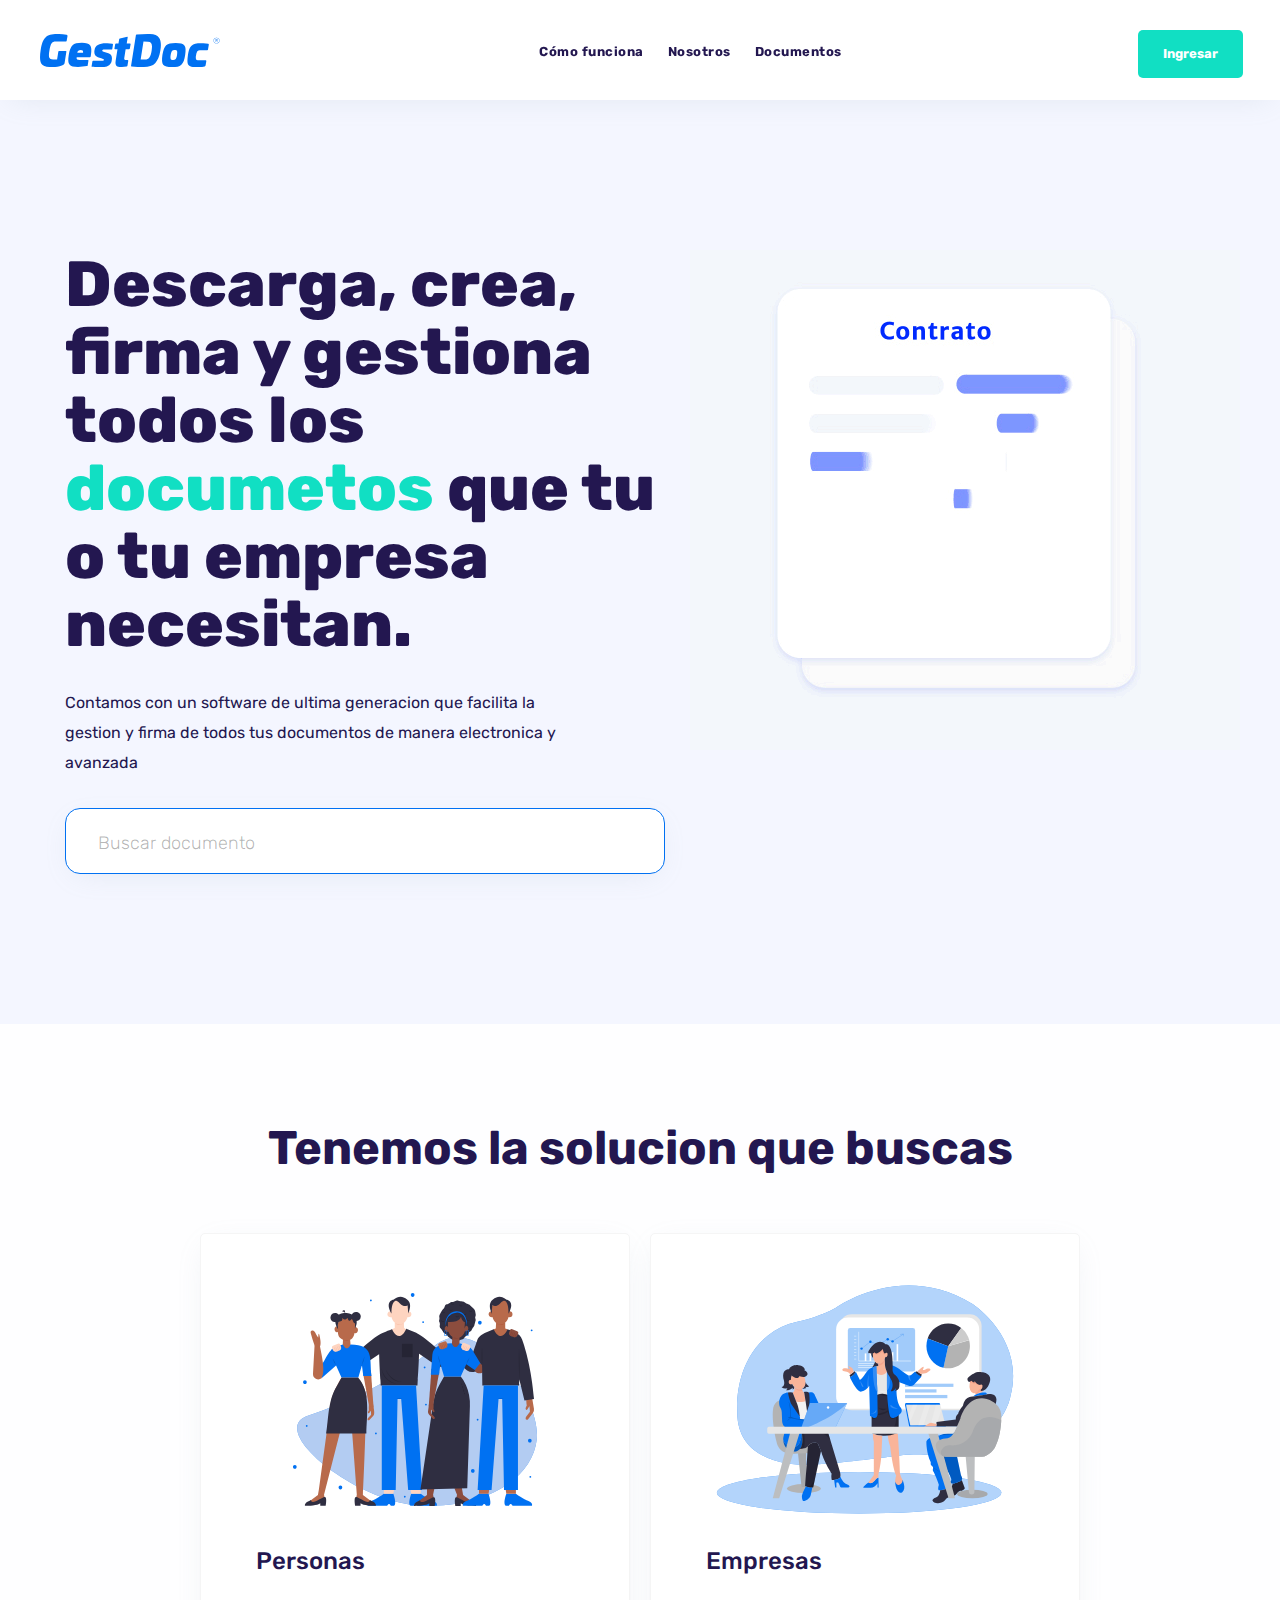
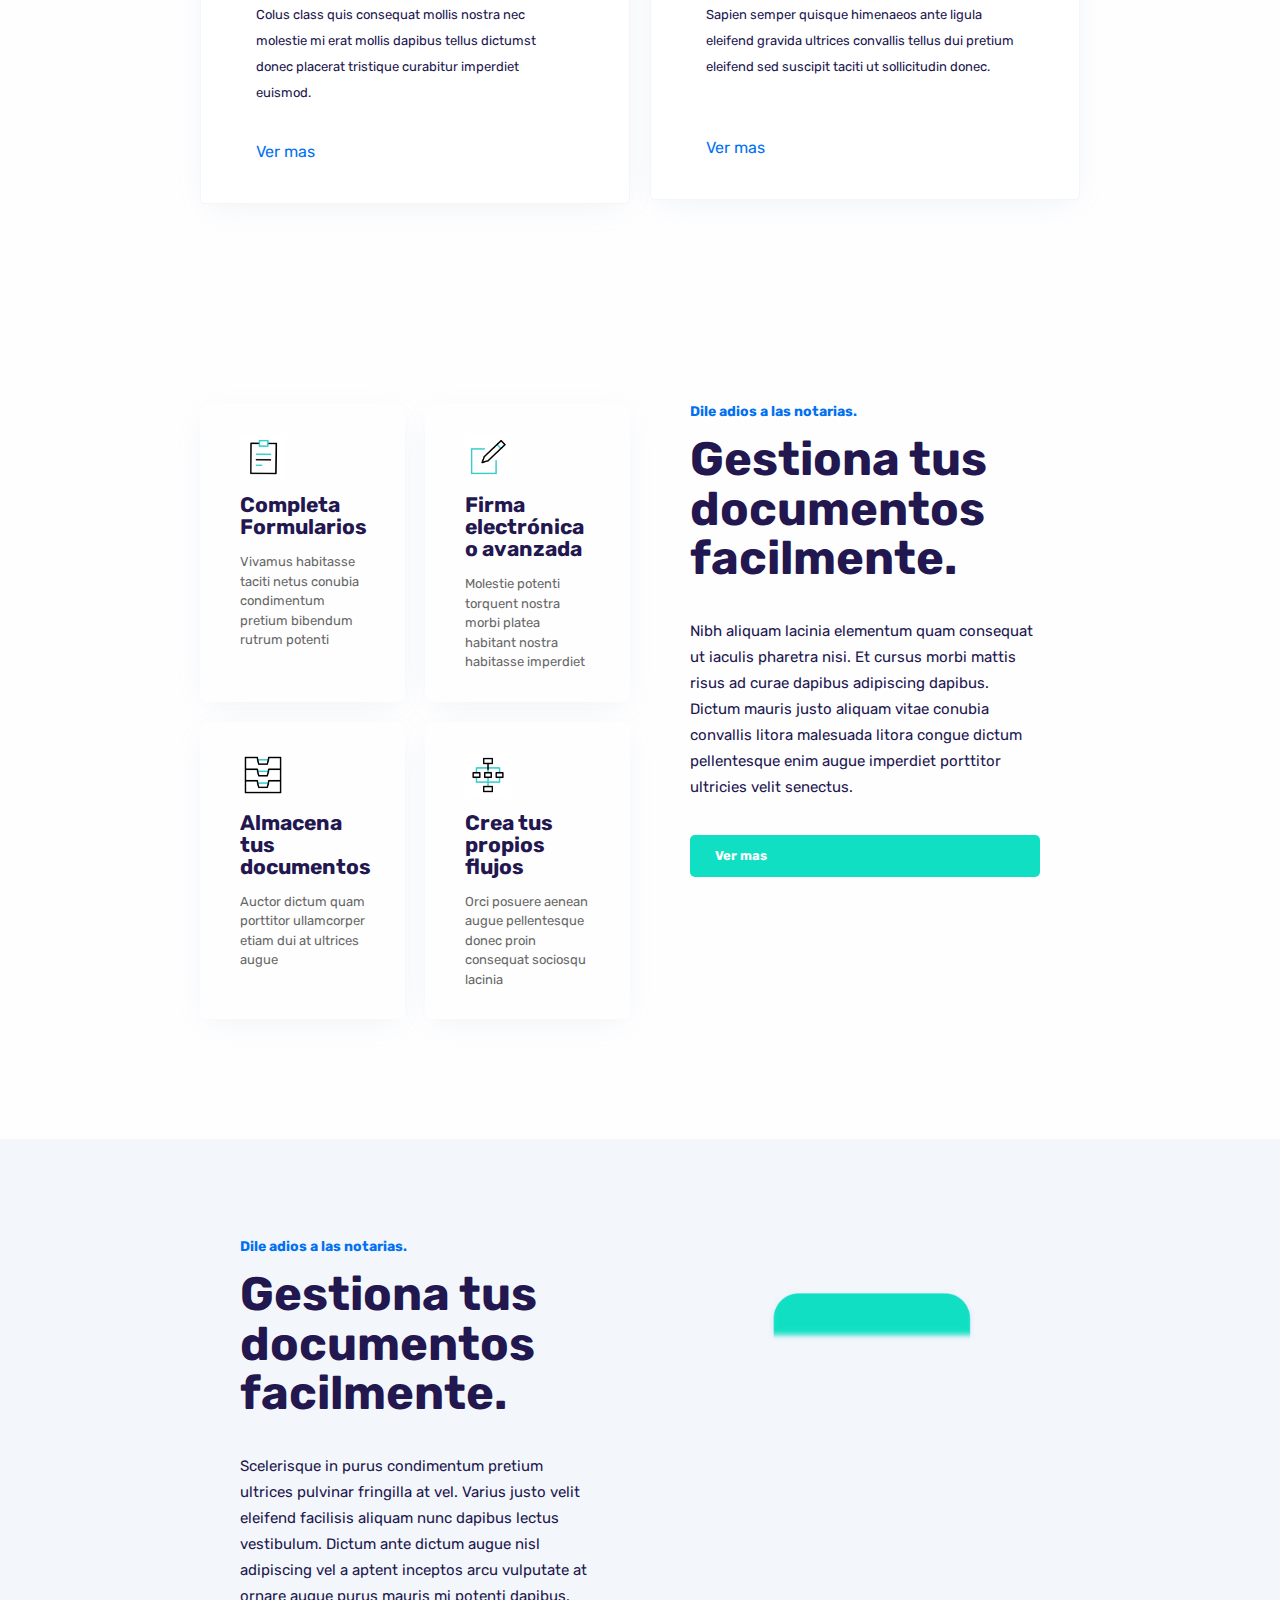
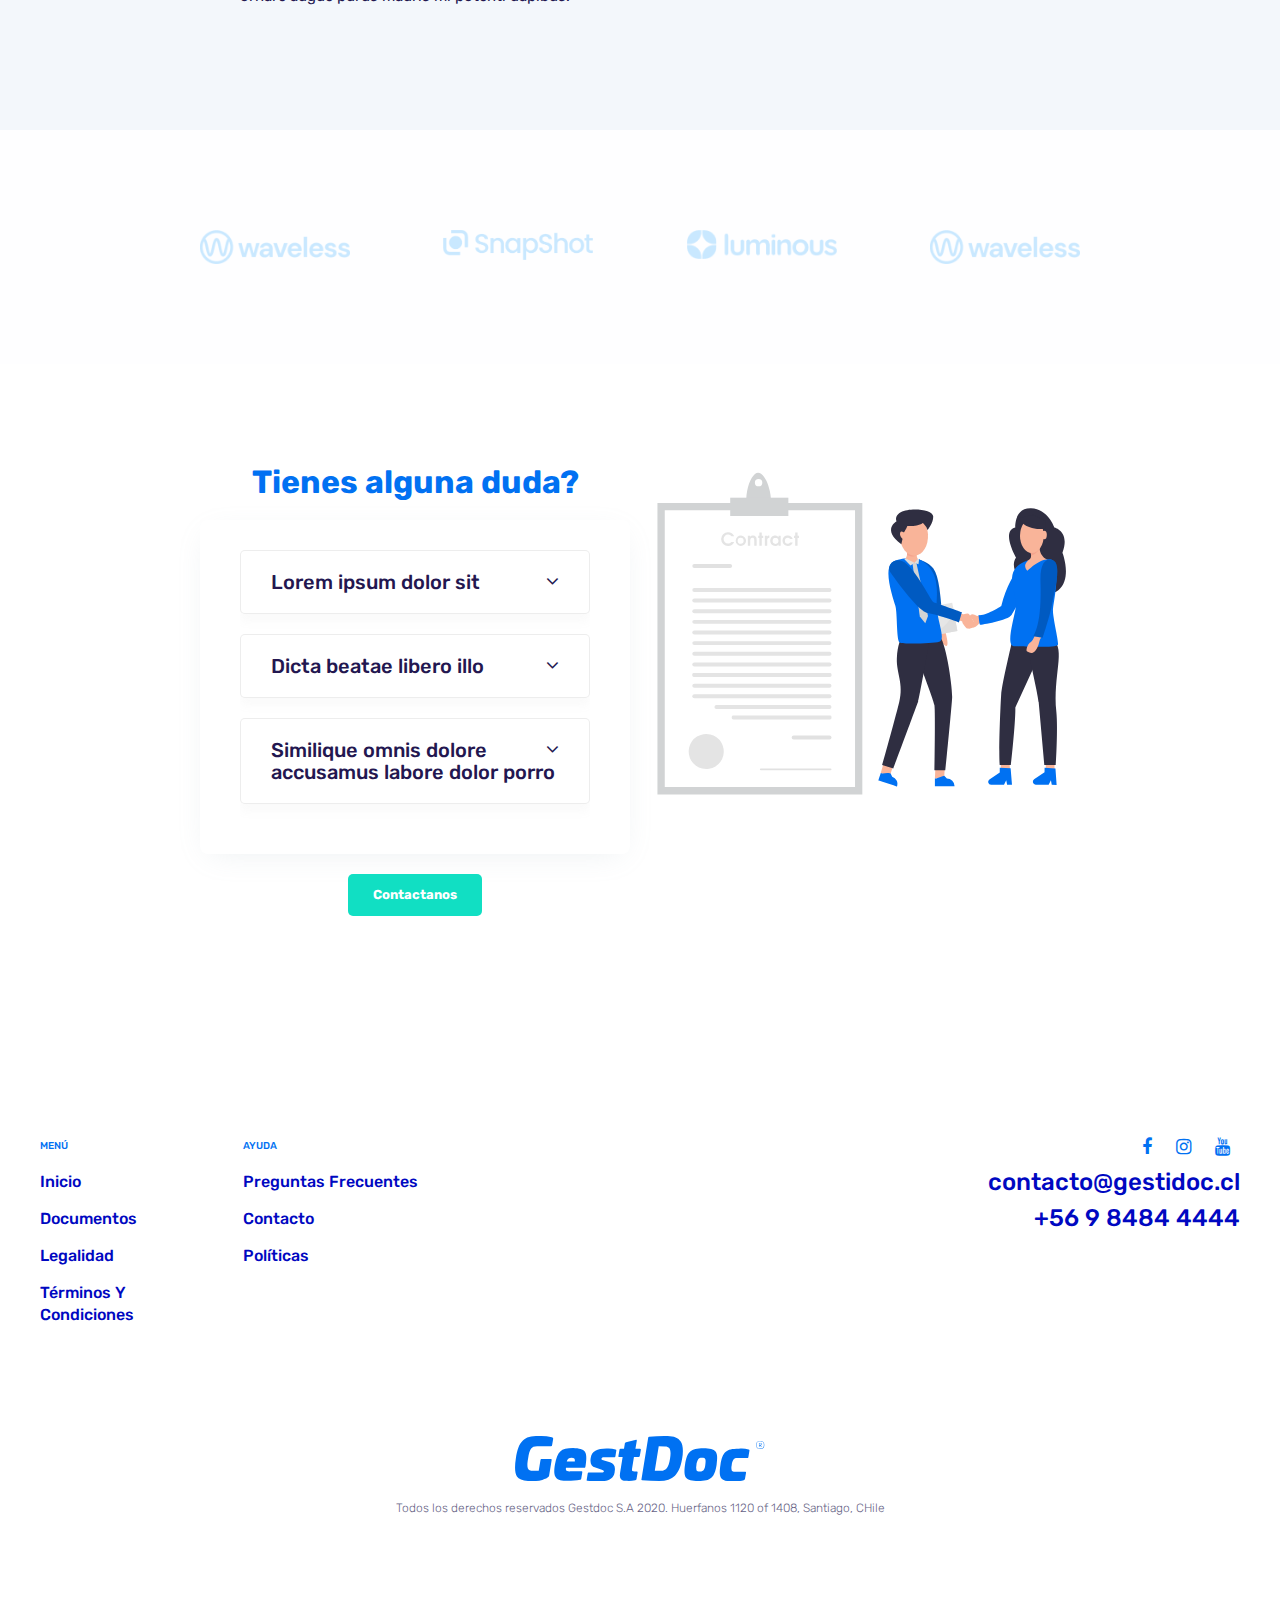
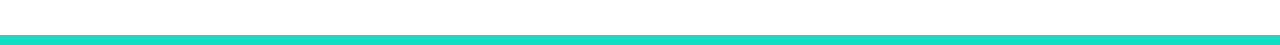
<file: index.html>
<!DOCTYPE html>
<html lang="es">
  <head>
    <title>Gestdoc</title>
    <meta charset="UTF-8">
    <link href="img/favicon.png" rel="shortcut icon">
    <link rel="stylesheet" href="https://fonts.googleapis.com/css2?family=Material+Symbols+Rounded:opsz,wght,FILL,GRAD@48,400,0,0">
    <meta name="viewport" content="width=device-width, initial-scale=1, maximum-scale=1">
    <link href="css/main.css?v=64653" rel="stylesheet" type="text/css">
    <script src="js/main.js?v=64653" type="text/javascript"></script>
    <!-- Meta tags facebook-->
    <meta property="og:title" content="#">
    <meta property="og:description" content="#">
    <meta property="og:image" content="#">
    <!-- Meta tags twitter cards-->
    <meta name="twitter:card" content="summary_large_image">
    <meta name="twitter:title" content="#">
    <meta name="twitter:description" content="#">
    <meta name="twitter:image" content="#">
    <link href="https://fonts.googleapis.com/css2?family=Rubik:ital,wght@0,400;0,500;0,600;0,800;0,900;1,400;1,700&amp;display=swap" rel="stylesheet">
    <link href="https://fonts.googleapis.com" rel="preconnect">
    <link href="https://fonts.gstatic.com" rel="preconnect" crossorigin>
    <!--[if lt IE 9]> <script src="http://html5shiv.googlecode.com/svn/trunk/html5.js"></script> <![endif]-->
    <script src="js/selectpower.js"></script>
    <script src="gestdocRequest.js"></script>
  </head>
  <body>
    <header>
      <div class="header__primary">
        <div class="header__wrap">
          <div class="header__inner">
            <div class="header__logo"><a href="index.html"><img src="img/icons/logo-gestdoc-blue.svg"></a></div>
            <div class="header__nav">
              <div class="header__nav__bg"></div>
              <div class="header__nav__nav">
                <div class="header__nav__close">
                  <div></div>
                  <div></div>
                </div>
                <div class="header__nav__back">
                  <div></div>
                  <div></div>
                  <div></div>
                </div>
                <div class="header__nav__logo"><a href="index.html"><img src="img/icons/logo-gestdoc-blue.svg"></a></div>
                <nav>
                  <ul>
                    <li><a href="index.html">Cómo funciona</a></li>
                    <li><a href="aboutus.html">Nosotros</a></li>
                    <li><a href="docs.html">Documentos</a></li>
                  </ul>
                </nav>
                <div class="header__nav__buttons">
                  <div class="header__item"><a data-open-login class="btn">Ingresar</a></div>
                </div>
                <div class="header__nav__footer">
                  <div class="header__nav__socials">
                    <div class="header__nav__social"><a href="#"><span class="fa fa-facebook"></span></a></div>
                    <div class="header__nav__social"><a href="#"><span class="fa fa-instagram"></span></a></div>
                    <div class="header__nav__social"><a href="#"><span class="fa fa-youtube"></span></a></div>
                  </div>
                  <div class="header__nav__date">
                    <div class="header__nav__text">contacto@gestdoc.cl</div>
                    <div class="header__nav__number">+56 9 8484 4444</div>
                  </div>
                </div>
              </div>
            </div>
            <div class="header__right">
              <div class="header__item"><a data-open-login class="btn">Ingresar</a></div>
              <div class="header__item header__item--ham">
                <div class="header__ham"><span></span><span></span><span></span></div>
              </div>
            </div>
          </div>
        </div>
      </div>
    </header>
    <div id="sections">
      <section class="section--main">
        <div class="section__primary">
          <div class="section__wrap section__wrap--main">
            <div class="section__body">
              <h1 class="section__title">Descarga, crea, firma  y gestiona todos los <span class="words-alternate" data-delay="4000" data-words="Contratos,Facturas,Poderes" style>documetos</span> que tu o tu empresa necesitan.</h1>
              <p class="section__description">Contamos con un software de ultima generacion que facilita la gestion y firma de todos tus documentos de manera electronica y avanzada</p>
              <div class="section__search">
                <input id="search" type="text" placeholder="Buscar documento">
              </div>
            </div>
            <div class="section__image"> <img src="./img/gif/3.gif"></div>
          </div>
        </div>
      </section>
      <section class="section--usertype"> 
        <div class="section__wrap section__wrap--sm"> 
          <h2 class="section__title">Tenemos la solucion que buscas</h2>
          <div class="cols"> 
            <div class="col-xs-12 col-md-6"> 
              <article class="article--user">
                <div class="article__body"> <img src="./img/icons/people.svg">
                  <h4 class="article__title">Personas </h4>
                  <p class="article__description">Colus class quis consequat mollis nostra nec molestie mi erat mollis dapibus tellus dictumst donec placerat tristique curabitur imperdiet euismod.
                  </p><a href="http://">Ver mas</a>
                </div>
              </article>
            </div>
            <div class="col-xs-12 col-md-6"> 
              <article class="article--user">
                <div class="article__body"><img src="./img/icons/business.svg">
                  <h4 class="article__title">Empresas</h4>
                  <p class="article__description">Sapien semper quisque himenaeos ante ligula eleifend gravida ultrices convallis tellus dui pretium eleifend sed suscipit taciti ut sollicitudin donec.
                  </p><a href="http://">Ver mas</a>
                </div>
              </article>
            </div>
          </div>
        </div>
      </section>
      <section class="section--features">
        <div class="section__wrap">
          <div class="cols">
            <div class="col-md-6">
              <div class="section__upper">
                <article class="article--feature">
                  <div class="article__body">
                    <div class="article__image"><img src="./img/icons/clipboard.gif"></div>
                    <h4 class="article__title">Completa Formularios</h4>
                    <p class="article__description">Vivamus habitasse taciti netus conubia condimentum pretium bibendum rutrum potenti
                    </p>
                  </div>
                </article>
                <article class="article--feature">
                  <div class="article__body"> 
                    <div class="article__image"><img src="./img/icons/edit.gif"></div>
                    <h4 class="article__title">Firma electrónica o avanzada</h4>
                    <p class="article__description">Molestie potenti torquent nostra morbi platea habitant nostra habitasse imperdiet
                    </p>
                  </div>
                </article>
              </div>
              <div class="section__lower">
                <article class="article--feature"> 
                  <div class="article__body">	
                    <div class="article__image"><img src="./img/icons/archive.gif"></div>
                    <h4 class="article__title">Almacena tus documentos</h4>
                    <p class="article__description">Auctor dictum quam porttitor ullamcorper etiam dui at ultrices augue
                    </p>
                  </div>
                </article>
                <article class="article--feature">
                  <div class="article__body"> 
                    <div class="article__image"><img src="./img/icons/flow-chart.gif"></div>
                    <h4 class="article__title">Crea tus propios flujos</h4>
                    <p class="article__description">Orci posuere aenean augue pellentesque donec proin consequat sociosqu lacinia
                    </p>
                  </div>
                </article>
              </div>
            </div>
            <div class="col-md-6">
              <div class="section__body"> 
                <h5 class="section__uppertitle">Dile adios a las notarias.</h5>
                <h2 class="section__title">Gestiona tus documentos facilmente.</h2>
                <p class="section__content">Nibh aliquam lacinia elementum quam consequat ut iaculis pharetra nisi. Et cursus morbi mattis risus ad curae dapibus adipiscing dapibus. Dictum mauris justo aliquam vitae conubia convallis litora malesuada litora congue dictum pellentesque enim augue imperdiet porttitor ultricies velit senectus.
                </p><a href="#" class="btn">Ver mas</a>
              </div>
            </div>
          </div>
        </div>
      </section>
      <section class="section--features section--features--2">
        <div class="section__wrap"> 
          <div class="cols">	
            <div class="col-md-6">
              <div class="section__body"> 
                <h5 class="section__uppertitle">Dile adios a las notarias.</h5>
                <h2 class="section__title">Gestiona tus documentos facilmente.</h2>
                <p class="section__content">Scelerisque in purus condimentum pretium ultrices pulvinar fringilla at vel. Varius justo velit eleifend facilisis aliquam nunc dapibus lectus vestibulum. Dictum ante dictum augue nisl adipiscing vel a aptent inceptos arcu vulputate at ornare augue purus mauris mi potenti dapibus.
                </p>
              </div>
            </div>
            <div class="col-md-6"> 
              <div class="section__image"> <img src="./img/gif/2.gif"></div>
            </div>
          </div>
        </div>
      </section>
      <section class="section--partners"> 
        <div class="section__wrap"> 
          <div class="section__images">
            <div class="section__image"><img src="./img/logos/logo1.png"></div>
            <div class="section__image">		<img src="./img/logos/logo4.png"></div>
            <div class="section__image"><img src="./img/logos/logo5.png"></div>
            <div class="section__image"><img src="./img/logos/logo1.png"></div>
          </div>
        </div>
      </section>
      <section class="section--contactus"> 
        <div class="section__wrap"> 
          <div class="cols">
            <div class="col-md-6">
              <div class="section__faq"> 
                <div class="section__header"> 
                  <h2 class="section__title">Tienes alguna duda?</h2>
                </div>
                <div class="section__body">
                  <div class="faq">
                    <div class="faq__item">
                      <h3 class="faq__question"><span class="fa fa-angle-down"></span>Lorem ipsum dolor sit</h3>
                      <div class="faq__answer">
                        <div class="section__content">
                          <p class="section__description">Fringilla duis metus velit ut cubilia sollicitudin etiam tincidunt metus. Litora ante venenatis egestas ultrices aliquam porttitor pellentesque faucibus vestibulum eleifend litora pretium cursus nullam.
                          </p>
                          <p class="section__description">Imperdiet aenean elementum libero primis vestibulum potenti posuere augue egestas. Mi condimentum quisque sollicitudin pulvinar blandit justo varius conubia maecenas habitasse phasellus sociosqu adipiscing nisi.
                          </p>
                        </div>
                      </div>
                    </div>
                    <div class="faq__item">
                      <h3 class="faq__question"><span class="fa fa-angle-down"></span>Dicta beatae libero illo</h3>
                      <div class="faq__answer">
                        <div class="section__content">
                          <p class="section__description">Lacus tempor ut condimentum nunc convallis malesuada potenti nam imperdiet. Iaculis aptent donec vel enim etiam suspendisse quis rhoncus at rutrum ornare platea himenaeos proin.
                          </p>
                          <p class="section__description">Pulvinar commodo a cubilia iaculis potenti per eleifend ultricies nam. Purus dictum tortor integer elementum aptent quisque inceptos sapien ultricies porta id in potenti faucibus.
                          </p>
                        </div>
                      </div>
                    </div>
                    <div class="faq__item">
                      <h3 class="faq__question"><span class="fa fa-angle-down"></span>Similique omnis dolore accusamus labore dolor porro</h3>
                      <div class="faq__answer">
                        <div class="section__content">
                          <p class="section__description">Vel facilisis class bibendum blandit fusce curabitur gravida nunc ut. Egestas aptent at nec quis augue laoreet vulputate himenaeos accumsan euismod porttitor enim erat taciti.
                          </p>
                          <p class="section__description">Fames blandit potenti semper tempus semper potenti vel etiam condimentum. Colus ultrices vitae ornare vestibulum a varius habitant ultrices mi a duis nam suscipit praesent.
                          </p>
                        </div>
                      </div>
                    </div>
                  </div>
                </div>
                <div class="section__footer"><a href="#" class="btn">Contactanos</a></div>
              </div>
            </div>
            <div class="col-md-6"> 
              <div class="section__image"> <img src="./img/icons/Contract.svg"></div>
            </div>
          </div>
        </div>
      </section>
      <div class="login">
        <div class="login__back"></div>
        <div class="login__front login__front--login">
          <div class="login__box">
            <div class="login__icon"><img src="img/icons/logo-gestdoc.png"></div>
            <div class="login__form">
              <form class="form">
                <div class="form__element">
                  <div class="form__input">
                    <input type="email" placeholder="Mail">
                  </div>
                </div>
                <div class="form__element">
                  <div class="form__input">
                    <input type="password" placeholder="Clave">
                    <button class="btn">Entrar</button>
                  </div>
                </div>
                <div class="form__element form__element--center">
                  <label>
                    <input type="checkbox" name="#" value="#">Mantener mi sesión
                  </label>
                </div>
              </form>
            </div>
            <div class="login__footer"><a href="#" class="btn btn--link">Olvide mi contraseña</a><a href="#" class="btn btn--link">Registrarme</a></div>
            <p class="login__description">Porta dictumst laoreet tristique accumsan imperdiet laoreet nulla morbi sapien. Laoreet maecenas rhoncus curabitur inceptos tristique eu blandit quisque volutpat nostra aptent bibendum suscipit potenti.
            </p>
          </div>
        </div>
        <div class="login__front login__front--register">
          <div class="login__box">
            <div class="login__icon"><img src="img/icons/logo-gestdoc.png"></div>
            <div class="login__form">
              <form class="form">
                <div class="form__element">
                  <div class="form__input">
                    <input type="email" placeholder="Mail">
                  </div>
                </div>
                <div class="form__element">
                  <div class="form__input">
                    <input type="password" placeholder="Clave">
                    <button class="btn">Registrar</button>
                  </div>
                </div>
                <div class="form__element form__element--center">
                  <label>
                    <input type="checkbox" name="#" value="#">Acepto los términos y condiciones
                  </label>
                </div>
              </form>
            </div>
            <div class="login__footer"><a href="#" class="btn btn--link">Olvide mi contraseña</a><a href="#" class="btn btn--link">Ingresar</a></div>
            <p class="login__description">Pellentesque varius etiam nunc orci velit cursus taciti fusce felis. Diam hendrerit vestibulum colus viverra aliquam accumsan sed congue maecenas himenaeos purus rhoncus morbi sapien.
            </p>
          </div>
        </div>
      </div>
    </div>
    <footer>
      <div class="footer__wrap">
        <div class="cols">
          <div class="col-xs-6 col-md-2">
            <div class="footer__links">
              <ul>
                <li class="footer__links__title">Menú</li>
                <li><a href="#">Inicio</a></li>
                <li><a href="#">Documentos</a></li>
                <li><a href="#">Legalidad</a></li>
                <li><a href="#">Términos y condiciones</a></li>
              </ul>
            </div>
          </div>
          <div class="col-xs-6 col-md-2">
            <div class="footer__links">
              <ul>
                <li class="footer__links__title">Ayuda</li>
                <li><a href="faq.html">Preguntas frecuentes</a></li>
                <li><a href="#">Contacto</a></li>
                <li><a href="#">Políticas</a></li>
              </ul>
            </div>
          </div>
          <div class="col-xs-12 col-md-8">
            <div class="footer__info">
              <div class="footer__socials">
                <ul>
                  <li> <a href="#"><span class="fa fa-facebook"></span></a></li>
                  <li> <a href="#"><span class="fa fa-instagram"></span></a></li>
                  <li> <a href="#"><span class="fa fa-youtube"></span></a></li>
                </ul>
              </div>
              <p class="footer__description">contacto@gestidoc.cl</p>
              <p class="footer__description">+56 9 8484 4444</p>
            </div>
          </div>
          <div class="col-md-12">
            <div class="footer__copyright">
              <div class="footer__logo"><img src="img/icons/logo-gestdoc-blue.svg"></div>
              <div class="footer__description">Todos los derechos reservados Gestdoc S.A 2020. Huerfanos 1120 of 1408, Santiago, CHile</div>
            </div>
          </div>
        </div>
      </div>
    </footer>
  </body>
</html>
</file>
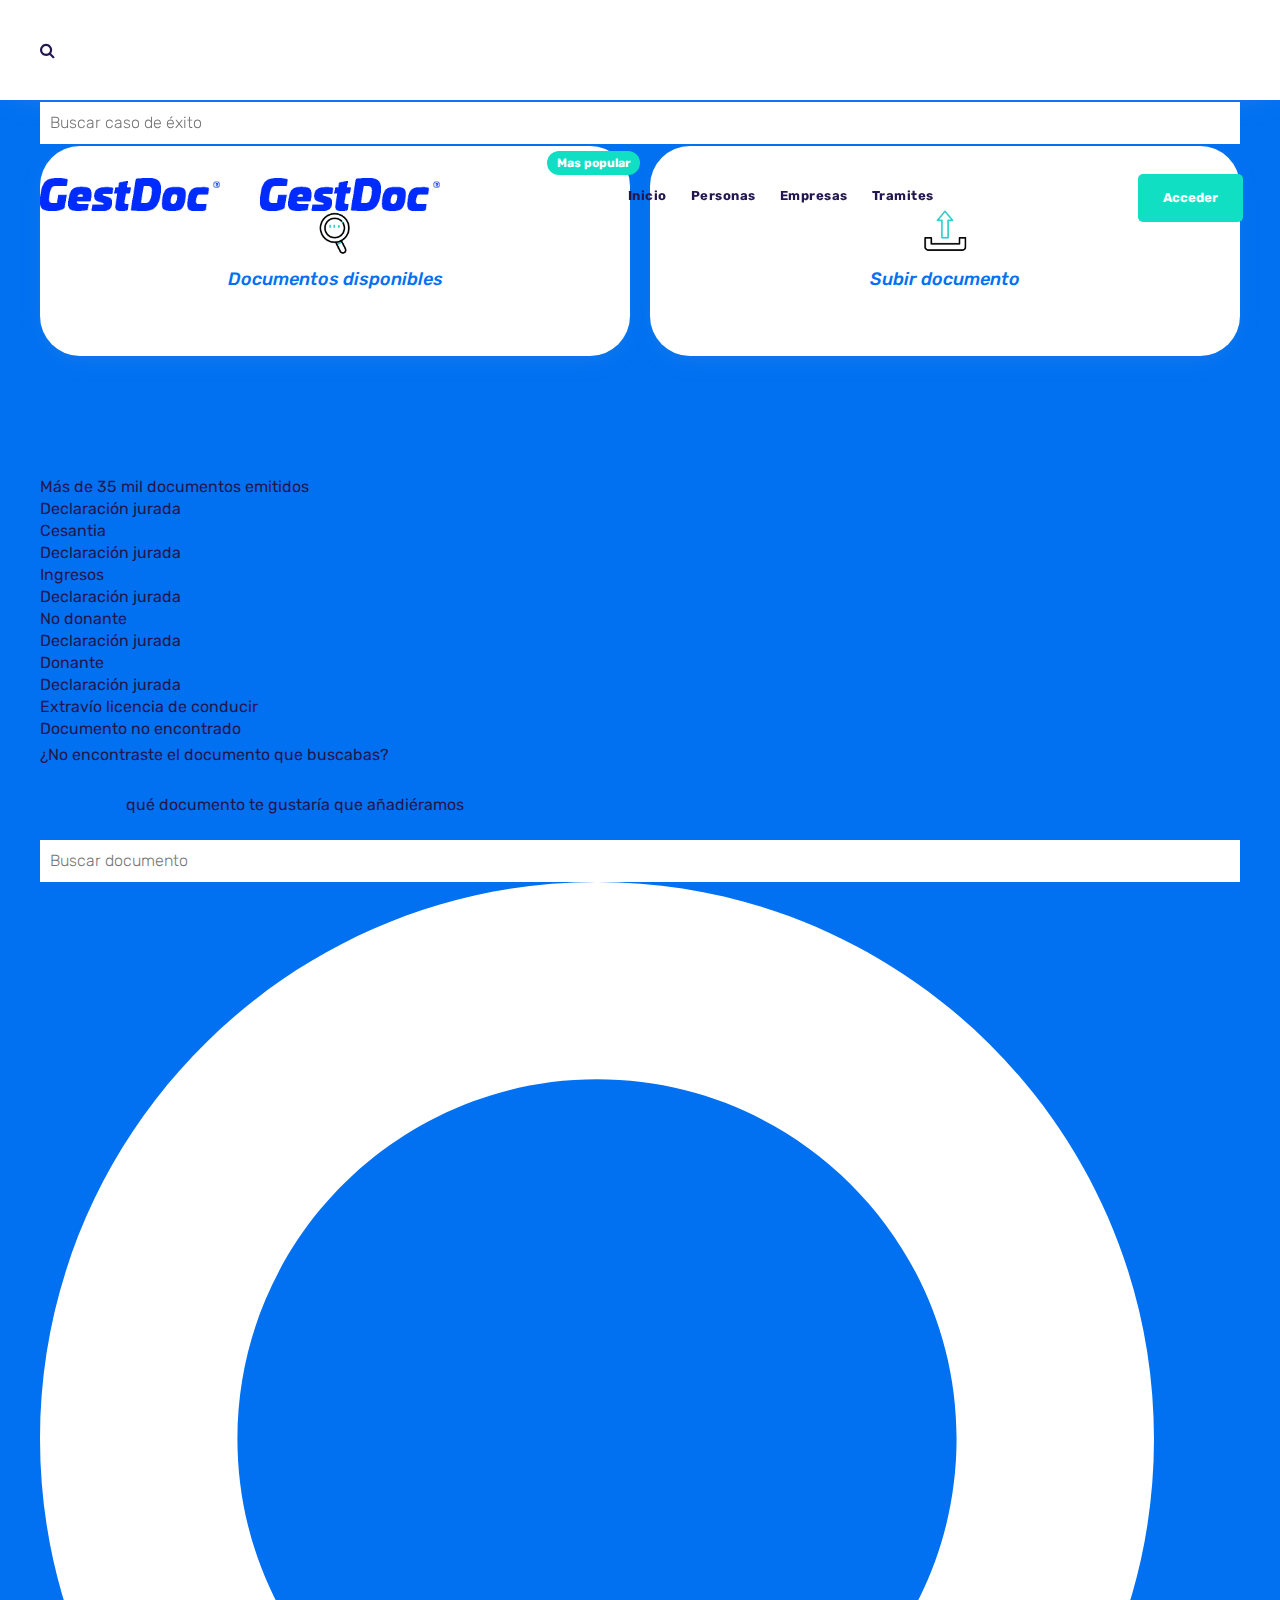
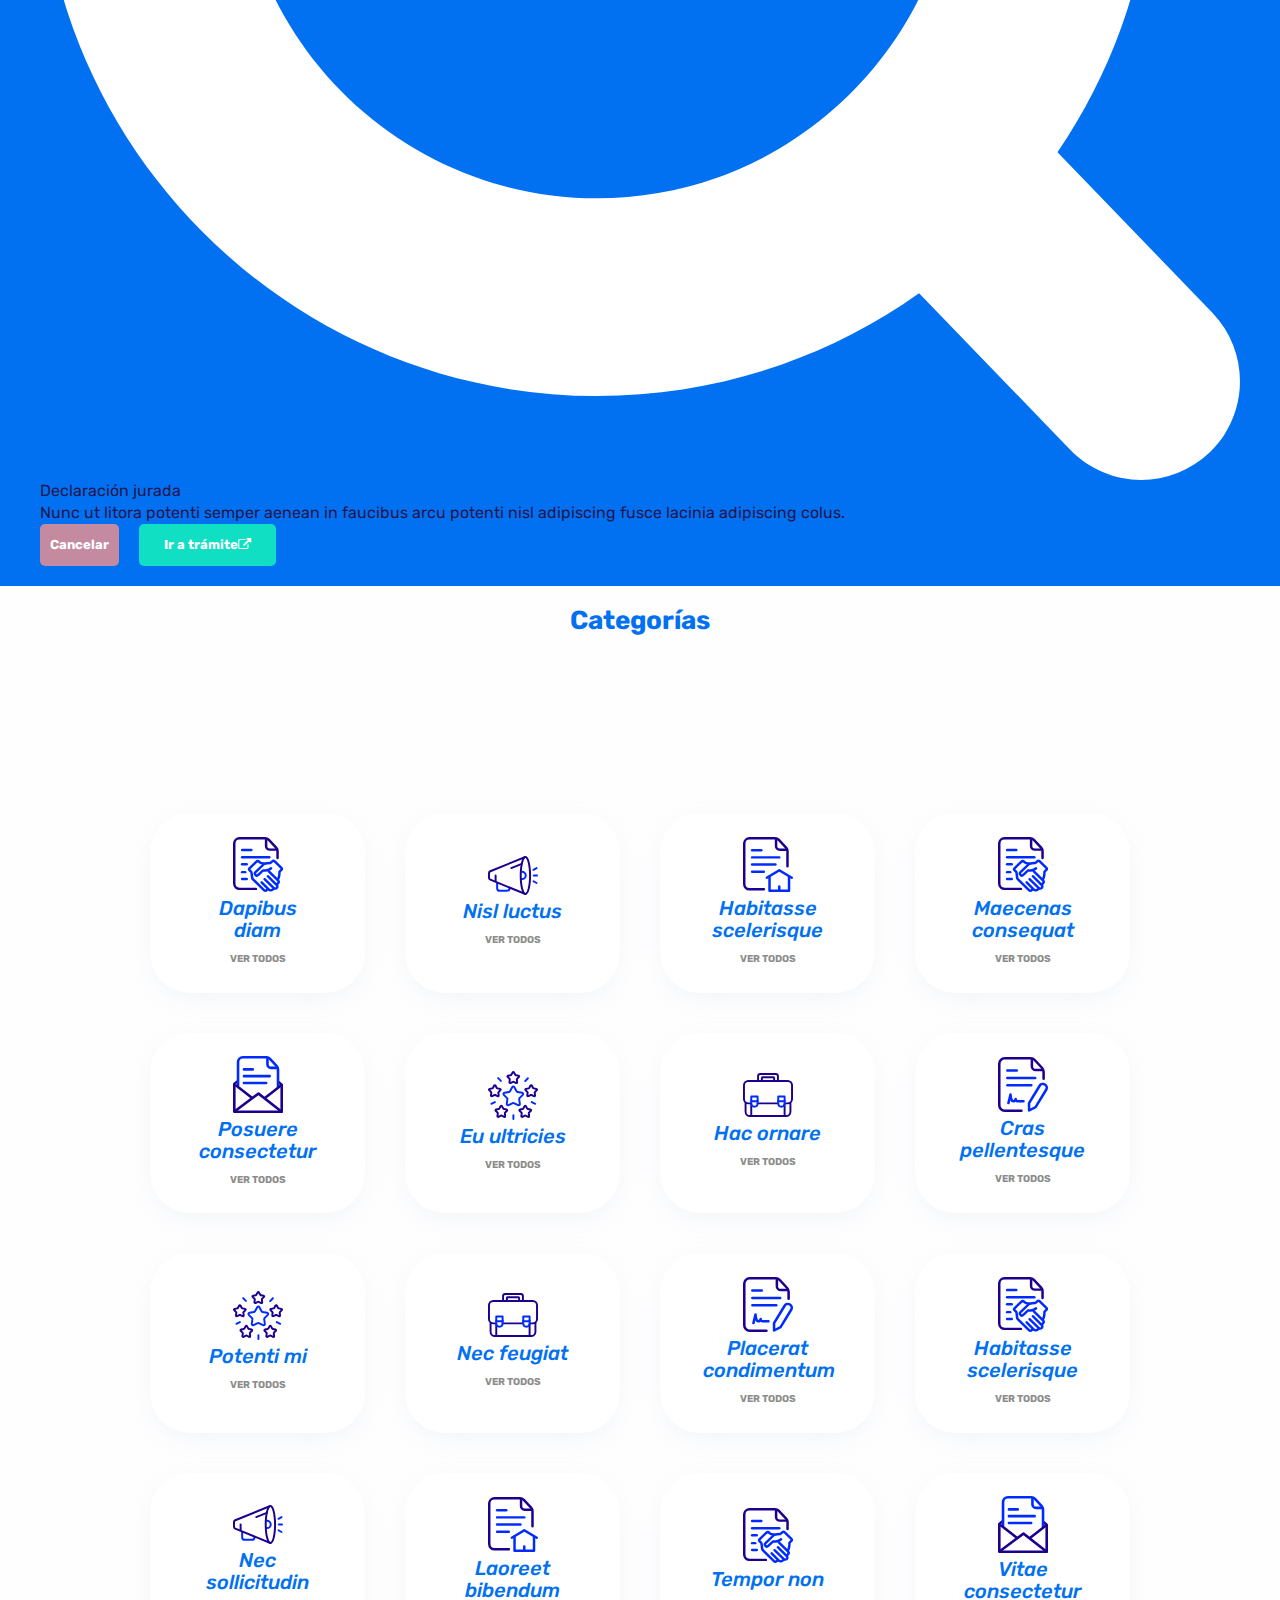
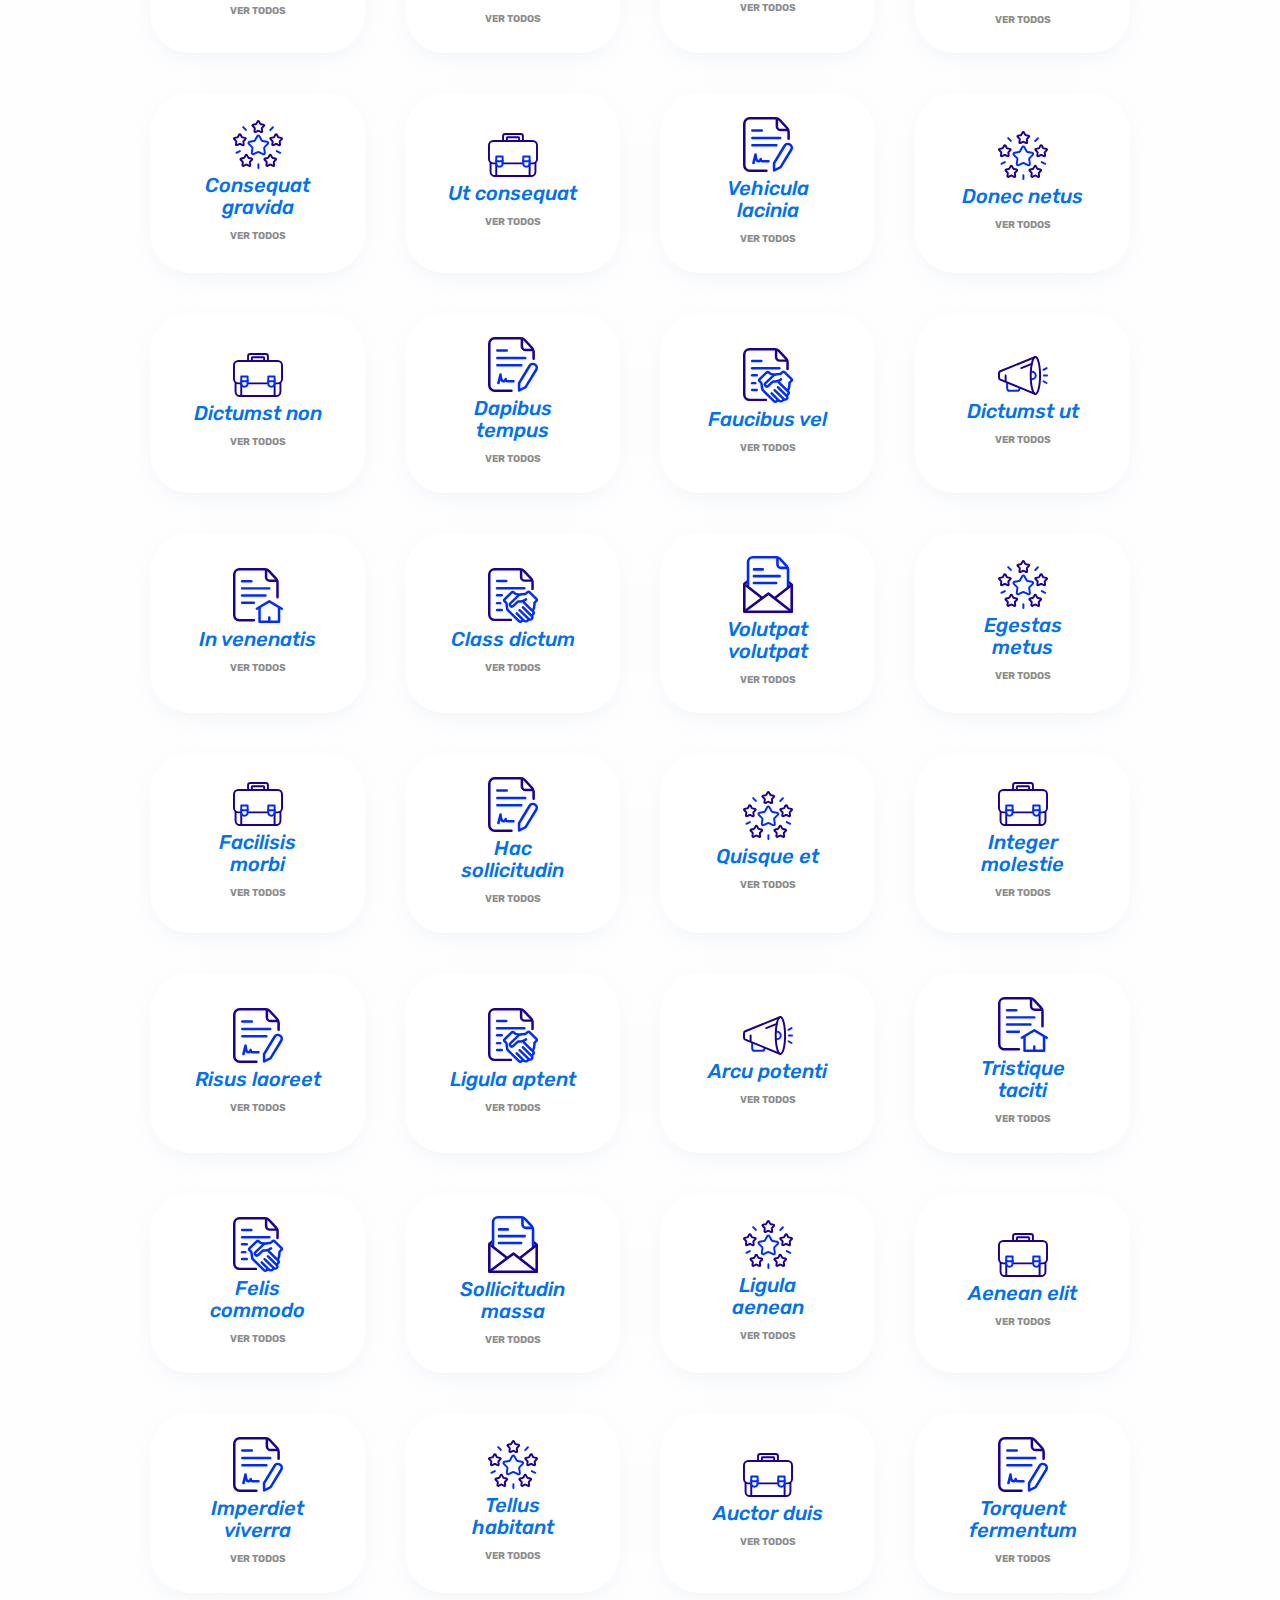
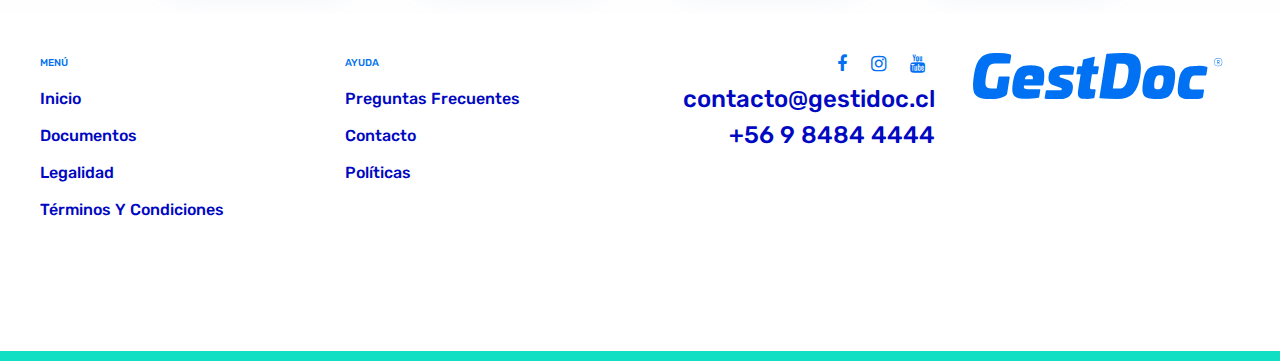
<file: docs.html>
<!DOCTYPE html>
<html lang="es">
  <head>
    <title>Gestdoc</title>
    <meta charset="UTF-8">
    <link href="img/favicon.png" rel="shortcut icon">
    <link rel="stylesheet" href="https://fonts.googleapis.com/css2?family=Material+Symbols+Rounded:opsz,wght,FILL,GRAD@48,400,0,0">
    <meta name="viewport" content="width=device-width, initial-scale=1, maximum-scale=1">
    <link href="css/main.css?v=634" rel="stylesheet" type="text/css">
    <script src="js/main.js?v=634" type="text/javascript"></script>
    <!-- Meta tags facebook-->
    <meta property="og:title" content="#">
    <meta property="og:description" content="#">
    <meta property="og:image" content="#">
    <!-- Meta tags twitter cards-->
    <meta name="twitter:card" content="summary_large_image">
    <meta name="twitter:title" content="#">
    <meta name="twitter:description" content="#">
    <meta name="twitter:image" content="#">
    <link href="https://fonts.googleapis.com/css2?family=Rubik:ital,wght@0,400;0,500;0,600;0,800;0,900;1,400;1,700&amp;display=swap" rel="stylesheet">
    <link href="https://fonts.googleapis.com" rel="preconnect">
    <link href="https://fonts.gstatic.com" rel="preconnect" crossorigin>
    <!--[if lt IE 9]> <script src="http://html5shiv.googlecode.com/svn/trunk/html5.js"></script> <![endif]-->
    <script src="js/selectpower.js"></script>
    <script src="gestdocRequest.js"></script>
  </head>
  <body>
    <header>
      <div class="header__primary">
        <div class="header__wrap">
          <div class="header__search">
            <form action="search.html" method="get"><span class="fa fa-search"></span>
              <input type="text" name="s" placeholder="Buscar caso de éxito">
            </form>
          </div>
          <div class="header__inner">
            <div class="header__logo header__logo--color"><a href="index.html"><img src="./img/logos/logo-gestdoc.png"></a></div>
            <div class="header__logo header__logo--white"><a href="index.html"><img src="./img/logos/logo-gestdoc.png"></a></div>
            <div class="header__nav">
              <div class="header__nav__bg"></div>
              <div class="header__nav__nav">
                <div class="header__nav__close">
                  <div></div>
                  <div></div>
                </div>
                <div class="header__nav__back">
                  <div></div>
                  <div></div>
                  <div></div>
                </div>
                <nav>
                  <ul>
                    <li><a href="index.html">Inicio</a></li>
                    <li><a href="persons.html">Personas</a></li>
                    <li><a href="businesses.html">Empresas</a></li>
                    <li><a href="docs.html">Tramites</a></li>
                  </ul>
                </nav>
              </div>
            </div>
            <div class="header__right">
              <div class="header__item header__item--search--mobile">
                <!--span.fa.fa-search-->
              </div>
              <div class="header__item header__item--button"><a href="#" target="_blank" class="btn">Acceder</a></div>
              <div class="header__item header__item--ham">
                <div class="header__ham"><span></span><span></span><span></span></div>
              </div>
            </div>
          </div>
        </div>
      </div>
    </header>
    <div id="sections">
      <section class="section--header">
        <div class="section__wrap">
          <div class="section__primary">
            <h1 class="section__title">Encuentra el <span>tramite</span> que buscas</h1>
            <p class="section__description">Placerat posuere tellus duis elementum aliquam tempor blandit cursus accumsan
            </p>
          </div>
          <div class="cols">
            <div class="col-xs-12 col-md-6 dscroll">
              <article class="article--fast">
                <div class="article__tag">Mas popular</div>
                <div class="article__icon"><img src="img/gif/magnifying-glass.gif"></div>
                <div class="article__body">
                  <h5 class="article__title"><a href="#">Documentos disponibles</a></h5>
                </div>
              </article>
            </div>
            <div class="col-xs-12 col-md-6 dscroll">
              <article class="article--fast">
                <!--.article__tag-->
                <div class="article__icon"><img src="img/gif/upload.gif"></div>
                <div class="article__body">
                  <h5 class="article__title"><a href="https://flow.gestdoc.cl/procedure/63978e303da58c5b4255c1db">Subir documento</a></h5>
                </div>
              </article>
            </div>
          </div>
          <div class="section__secondary dscroll">
            <div class="section__search section__search--openinfo">
              <div class="section__search__text">Más de 35 mil documentos emitidos</div>
              <div class="section__search__input">
                <div class="section__search__results section__search__results--show">
                  <div id="block-list">
                    <div class="section__search__result">
                      <div class="section__search__name">Declaración jurada</div>
                      <div class="section__search__tag">Cesantia</div>
                    </div>
                    <div class="section__search__result">
                      <div class="section__search__name">Declaración jurada</div>
                      <div class="section__search__tag">Ingresos</div>
                    </div>
                    <div class="section__search__result">
                      <div class="section__search__name">Declaración jurada</div>
                      <div class="section__search__tag">No donante</div>
                    </div>
                    <div class="section__search__result">
                      <div class="section__search__name">Declaración jurada</div>
                      <div class="section__search__tag">Donante</div>
                    </div>
                    <div class="section__search__result">
                      <div class="section__search__name">Declaración jurada</div>
                      <div class="section__search__tag">Extravío licencia de conducir</div>
                    </div>
                  </div>
                  <div class="section__search__results__notfound"><span class="section__face">Documento no encontrado</span>
                    <p class="section__description">¿No encontraste el documento que buscabas?	</p>
                    <p class="section__description"><a href="#">Cuéntanos</a> qué documento te gustaría que añadiéramos	</p>
                  </div>
                </div>
                <input id="search" type="text" placeholder="Buscar documento">
                <div class="section__search__button"><img src="img/icons/search.svg"></div>
              </div>
              <div class="section__search__back"></div>
              <div class="section__search__info">
                <div class="section__search__box">
                  <div class="section__info__tag"></div>
                  <div class="section__info__name">Declaración jurada</div>
                  <div class="section__info__title"> </div>
                  <div class="section__info__description">Nunc ut litora potenti semper aenean in faucibus arcu potenti nisl adipiscing fusce lacinia adipiscing colus.
                  </div>
                  <div class="section__info__link"></div>
                  <div class="section__search__footer"><a href="#" class="btn btn--transparent clear-info-box">Cancelar		</a><a href="#" target="_blank" class="btn btn--white">Ir a trámite<span class="fa fa-external-link"></span></a></div>
                </div>
              </div>
            </div>
          </div>
        </div>
      </section>
      <section class="section--docs">
        <div class="section__wrap section--md">
          <div class="section__header section__header--center"> 
            <h3 class="section__title">Categorías</h3>
            <div class="section__filters filters dscroll">
              <ul data-filter-group="category" class="menu button-group">
                <li data-filter="*" class="section__filter current">Todos</li>
                <li data-filter=".1" class="section__filter">Firmas</li>
                <li data-filter=".2" class="section__filter">Certificados</li>
                <li data-filter=".3" class="section__filter">Legal</li>
                <li data-filter=".4" class="section__filter">SII</li>
                <li data-filter=".5" class="section__filter">Firma electronica</li>
              </ul>
            </div>
          </div>
          <div class="section__body">
            <div class="cols cols-gutter-2 grid">
              <div class="col-xs-6 col-md-3 1">
                <article id="regimen" class="article--doc">
                  <div class="article__icon"><img src="img/icons/3.svg"></div>
                  <div class="article__body">
                    <h5 class="article__title"><a href="#">Dapibus diam</a></h5><a data-modal-docs class="btn btn--link-xs">Ver todos</a>
                  </div>
                </article>
              </div>
              <div class="col-xs-6 col-md-3 2">
                <article id="contrato" class="article--doc">
                  <div class="article__icon"><img src="img/icons/1.svg"></div>
                  <div class="article__body">
                    <h5 class="article__title"><a href="#">Nisl luctus</a></h5><a data-modal-docs class="btn btn--link-xs">Ver todos</a>
                  </div>
                </article>
              </div>
              <div class="col-xs-6 col-md-3 3">
                <article id="regimen" class="article--doc">
                  <div class="article__icon"><img src="img/icons/2.svg"></div>
                  <div class="article__body">
                    <h5 class="article__title"><a href="#">Habitasse scelerisque</a></h5><a data-modal-docs class="btn btn--link-xs">Ver todos</a>
                  </div>
                </article>
              </div>
              <div class="col-xs-6 col-md-3 4">
                <article id="regimen" class="article--doc">
                  <div class="article__icon"><img src="img/icons/3.svg"></div>
                  <div class="article__body">
                    <h5 class="article__title"><a href="#">Maecenas consequat</a></h5><a data-modal-docs class="btn btn--link-xs">Ver todos</a>
                  </div>
                </article>
              </div>
              <div class="col-xs-6 col-md-3 5">
                <article id="regimen" class="article--doc">
                  <div class="article__icon"><img src="img/icons/4.svg"></div>
                  <div class="article__body">
                    <h5 class="article__title"><a href="#">Posuere consectetur</a></h5><a data-modal-docs class="btn btn--link-xs">Ver todos</a>
                  </div>
                </article>
              </div>
              <div class="col-xs-6 col-md-3 1">
                <article id="regimen" class="article--doc">
                  <div class="article__icon"><img src="img/icons/5.svg"></div>
                  <div class="article__body">
                    <h5 class="article__title"><a href="#">Eu ultricies</a></h5><a data-modal-docs class="btn btn--link-xs">Ver todos</a>
                  </div>
                </article>
              </div>
              <div class="col-xs-6 col-md-3 2">
                <article id="regimen" class="article--doc">
                  <div class="article__icon"><img src="img/icons/6.svg"></div>
                  <div class="article__body">
                    <h5 class="article__title"><a href="#">Hac ornare</a></h5><a data-modal-docs class="btn btn--link-xs">Ver todos</a>
                  </div>
                </article>
              </div>
              <div class="col-xs-6 col-md-3 3">
                <article id="regimen" class="article--doc">
                  <div class="article__icon"><img src="img/icons/7.svg"></div>
                  <div class="article__body">
                    <h5 class="article__title"><a href="#">Cras pellentesque</a></h5><a data-modal-docs class="btn btn--link-xs">Ver todos</a>
                  </div>
                </article>
              </div>
              <div class="col-xs-6 col-md-3 4">
                <article id="regimen" class="article--doc">
                  <div class="article__icon"><img src="img/icons/5.svg"></div>
                  <div class="article__body">
                    <h5 class="article__title"><a href="#">Potenti mi</a></h5><a data-modal-docs class="btn btn--link-xs">Ver todos</a>
                  </div>
                </article>
              </div>
              <div class="col-xs-6 col-md-3 5">
                <article id="regimen" class="article--doc">
                  <div class="article__icon"><img src="img/icons/6.svg"></div>
                  <div class="article__body">
                    <h5 class="article__title"><a href="#">Nec feugiat</a></h5><a data-modal-docs class="btn btn--link-xs">Ver todos</a>
                  </div>
                </article>
              </div>
              <div class="col-xs-6 col-md-3 1">
                <article id="regimen" class="article--doc">
                  <div class="article__icon"><img src="img/icons/7.svg"></div>
                  <div class="article__body">
                    <h5 class="article__title"><a href="#">Placerat condimentum</a></h5><a data-modal-docs class="btn btn--link-xs">Ver todos</a>
                  </div>
                </article>
              </div>
              <div class="col-xs-6 col-md-3 1">
                <article id="regimen" class="article--doc">
                  <div class="article__icon"><img src="img/icons/3.svg"></div>
                  <div class="article__body">
                    <h5 class="article__title"><a href="#">Habitasse scelerisque</a></h5><a data-modal-docs class="btn btn--link-xs">Ver todos</a>
                  </div>
                </article>
              </div>
              <div class="col-xs-6 col-md-3 2">
                <article id="contrato" class="article--doc">
                  <div class="article__icon"><img src="img/icons/1.svg"></div>
                  <div class="article__body">
                    <h5 class="article__title"><a href="#">Nec sollicitudin</a></h5><a data-modal-docs class="btn btn--link-xs">Ver todos</a>
                  </div>
                </article>
              </div>
              <div class="col-xs-6 col-md-3 3">
                <article id="regimen" class="article--doc">
                  <div class="article__icon"><img src="img/icons/2.svg"></div>
                  <div class="article__body">
                    <h5 class="article__title"><a href="#">Laoreet bibendum</a></h5><a data-modal-docs class="btn btn--link-xs">Ver todos</a>
                  </div>
                </article>
              </div>
              <div class="col-xs-6 col-md-3 4">
                <article id="regimen" class="article--doc">
                  <div class="article__icon"><img src="img/icons/3.svg"></div>
                  <div class="article__body">
                    <h5 class="article__title"><a href="#">Tempor non</a></h5><a data-modal-docs class="btn btn--link-xs">Ver todos</a>
                  </div>
                </article>
              </div>
              <div class="col-xs-6 col-md-3 5">
                <article id="regimen" class="article--doc">
                  <div class="article__icon"><img src="img/icons/4.svg"></div>
                  <div class="article__body">
                    <h5 class="article__title"><a href="#">Vitae consectetur</a></h5><a data-modal-docs class="btn btn--link-xs">Ver todos</a>
                  </div>
                </article>
              </div>
              <div class="col-xs-6 col-md-3 1">
                <article id="regimen" class="article--doc">
                  <div class="article__icon"><img src="img/icons/5.svg"></div>
                  <div class="article__body">
                    <h5 class="article__title"><a href="#">Consequat gravida</a></h5><a data-modal-docs class="btn btn--link-xs">Ver todos</a>
                  </div>
                </article>
              </div>
              <div class="col-xs-6 col-md-3 2">
                <article id="regimen" class="article--doc">
                  <div class="article__icon"><img src="img/icons/6.svg"></div>
                  <div class="article__body">
                    <h5 class="article__title"><a href="#">Ut consequat</a></h5><a data-modal-docs class="btn btn--link-xs">Ver todos</a>
                  </div>
                </article>
              </div>
              <div class="col-xs-6 col-md-3 3">
                <article id="regimen" class="article--doc">
                  <div class="article__icon"><img src="img/icons/7.svg"></div>
                  <div class="article__body">
                    <h5 class="article__title"><a href="#">Vehicula lacinia</a></h5><a data-modal-docs class="btn btn--link-xs">Ver todos</a>
                  </div>
                </article>
              </div>
              <div class="col-xs-6 col-md-3 4">
                <article id="regimen" class="article--doc">
                  <div class="article__icon"><img src="img/icons/5.svg"></div>
                  <div class="article__body">
                    <h5 class="article__title"><a href="#">Donec netus</a></h5><a data-modal-docs class="btn btn--link-xs">Ver todos</a>
                  </div>
                </article>
              </div>
              <div class="col-xs-6 col-md-3 5">
                <article id="regimen" class="article--doc">
                  <div class="article__icon"><img src="img/icons/6.svg"></div>
                  <div class="article__body">
                    <h5 class="article__title"><a href="#">Dictumst non</a></h5><a data-modal-docs class="btn btn--link-xs">Ver todos</a>
                  </div>
                </article>
              </div>
              <div class="col-xs-6 col-md-3 1">
                <article id="regimen" class="article--doc">
                  <div class="article__icon"><img src="img/icons/7.svg"></div>
                  <div class="article__body">
                    <h5 class="article__title"><a href="#">Dapibus tempus</a></h5><a data-modal-docs class="btn btn--link-xs">Ver todos</a>
                  </div>
                </article>
              </div>
              <div class="col-xs-6 col-md-3 1">
                <article id="regimen" class="article--doc">
                  <div class="article__icon"><img src="img/icons/3.svg"></div>
                  <div class="article__body">
                    <h5 class="article__title"><a href="#">Faucibus vel</a></h5><a data-modal-docs class="btn btn--link-xs">Ver todos</a>
                  </div>
                </article>
              </div>
              <div class="col-xs-6 col-md-3 2">
                <article id="contrato" class="article--doc">
                  <div class="article__icon"><img src="img/icons/1.svg"></div>
                  <div class="article__body">
                    <h5 class="article__title"><a href="#">Dictumst ut</a></h5><a data-modal-docs class="btn btn--link-xs">Ver todos</a>
                  </div>
                </article>
              </div>
              <div class="col-xs-6 col-md-3 3">
                <article id="regimen" class="article--doc">
                  <div class="article__icon"><img src="img/icons/2.svg"></div>
                  <div class="article__body">
                    <h5 class="article__title"><a href="#">In venenatis</a></h5><a data-modal-docs class="btn btn--link-xs">Ver todos</a>
                  </div>
                </article>
              </div>
              <div class="col-xs-6 col-md-3 4">
                <article id="regimen" class="article--doc">
                  <div class="article__icon"><img src="img/icons/3.svg"></div>
                  <div class="article__body">
                    <h5 class="article__title"><a href="#">Class dictum</a></h5><a data-modal-docs class="btn btn--link-xs">Ver todos</a>
                  </div>
                </article>
              </div>
              <div class="col-xs-6 col-md-3 5">
                <article id="regimen" class="article--doc">
                  <div class="article__icon"><img src="img/icons/4.svg"></div>
                  <div class="article__body">
                    <h5 class="article__title"><a href="#">Volutpat volutpat</a></h5><a data-modal-docs class="btn btn--link-xs">Ver todos</a>
                  </div>
                </article>
              </div>
              <div class="col-xs-6 col-md-3 1">
                <article id="regimen" class="article--doc">
                  <div class="article__icon"><img src="img/icons/5.svg"></div>
                  <div class="article__body">
                    <h5 class="article__title"><a href="#">Egestas metus</a></h5><a data-modal-docs class="btn btn--link-xs">Ver todos</a>
                  </div>
                </article>
              </div>
              <div class="col-xs-6 col-md-3 2">
                <article id="regimen" class="article--doc">
                  <div class="article__icon"><img src="img/icons/6.svg"></div>
                  <div class="article__body">
                    <h5 class="article__title"><a href="#">Facilisis morbi</a></h5><a data-modal-docs class="btn btn--link-xs">Ver todos</a>
                  </div>
                </article>
              </div>
              <div class="col-xs-6 col-md-3 3">
                <article id="regimen" class="article--doc">
                  <div class="article__icon"><img src="img/icons/7.svg"></div>
                  <div class="article__body">
                    <h5 class="article__title"><a href="#">Hac sollicitudin</a></h5><a data-modal-docs class="btn btn--link-xs">Ver todos</a>
                  </div>
                </article>
              </div>
              <div class="col-xs-6 col-md-3 4">
                <article id="regimen" class="article--doc">
                  <div class="article__icon"><img src="img/icons/5.svg"></div>
                  <div class="article__body">
                    <h5 class="article__title"><a href="#">Quisque et</a></h5><a data-modal-docs class="btn btn--link-xs">Ver todos</a>
                  </div>
                </article>
              </div>
              <div class="col-xs-6 col-md-3 5">
                <article id="regimen" class="article--doc">
                  <div class="article__icon"><img src="img/icons/6.svg"></div>
                  <div class="article__body">
                    <h5 class="article__title"><a href="#">Integer molestie</a></h5><a data-modal-docs class="btn btn--link-xs">Ver todos</a>
                  </div>
                </article>
              </div>
              <div class="col-xs-6 col-md-3 1">
                <article id="regimen" class="article--doc">
                  <div class="article__icon"><img src="img/icons/7.svg"></div>
                  <div class="article__body">
                    <h5 class="article__title"><a href="#">Risus laoreet</a></h5><a data-modal-docs class="btn btn--link-xs">Ver todos</a>
                  </div>
                </article>
              </div>
              <div class="col-xs-6 col-md-3 1">
                <article id="regimen" class="article--doc">
                  <div class="article__icon"><img src="img/icons/3.svg"></div>
                  <div class="article__body">
                    <h5 class="article__title"><a href="#">Ligula aptent</a></h5><a data-modal-docs class="btn btn--link-xs">Ver todos</a>
                  </div>
                </article>
              </div>
              <div class="col-xs-6 col-md-3 2">
                <article id="contrato" class="article--doc">
                  <div class="article__icon"><img src="img/icons/1.svg"></div>
                  <div class="article__body">
                    <h5 class="article__title"><a href="#">Arcu potenti</a></h5><a data-modal-docs class="btn btn--link-xs">Ver todos</a>
                  </div>
                </article>
              </div>
              <div class="col-xs-6 col-md-3 3">
                <article id="regimen" class="article--doc">
                  <div class="article__icon"><img src="img/icons/2.svg"></div>
                  <div class="article__body">
                    <h5 class="article__title"><a href="#">Tristique taciti</a></h5><a data-modal-docs class="btn btn--link-xs">Ver todos</a>
                  </div>
                </article>
              </div>
              <div class="col-xs-6 col-md-3 4">
                <article id="regimen" class="article--doc">
                  <div class="article__icon"><img src="img/icons/3.svg"></div>
                  <div class="article__body">
                    <h5 class="article__title"><a href="#">Felis commodo</a></h5><a data-modal-docs class="btn btn--link-xs">Ver todos</a>
                  </div>
                </article>
              </div>
              <div class="col-xs-6 col-md-3 5">
                <article id="regimen" class="article--doc">
                  <div class="article__icon"><img src="img/icons/4.svg"></div>
                  <div class="article__body">
                    <h5 class="article__title"><a href="#">Sollicitudin massa</a></h5><a data-modal-docs class="btn btn--link-xs">Ver todos</a>
                  </div>
                </article>
              </div>
              <div class="col-xs-6 col-md-3 1">
                <article id="regimen" class="article--doc">
                  <div class="article__icon"><img src="img/icons/5.svg"></div>
                  <div class="article__body">
                    <h5 class="article__title"><a href="#">Ligula aenean</a></h5><a data-modal-docs class="btn btn--link-xs">Ver todos</a>
                  </div>
                </article>
              </div>
              <div class="col-xs-6 col-md-3 2">
                <article id="regimen" class="article--doc">
                  <div class="article__icon"><img src="img/icons/6.svg"></div>
                  <div class="article__body">
                    <h5 class="article__title"><a href="#">Aenean elit</a></h5><a data-modal-docs class="btn btn--link-xs">Ver todos</a>
                  </div>
                </article>
              </div>
              <div class="col-xs-6 col-md-3 3">
                <article id="regimen" class="article--doc">
                  <div class="article__icon"><img src="img/icons/7.svg"></div>
                  <div class="article__body">
                    <h5 class="article__title"><a href="#">Imperdiet viverra</a></h5><a data-modal-docs class="btn btn--link-xs">Ver todos</a>
                  </div>
                </article>
              </div>
              <div class="col-xs-6 col-md-3 4">
                <article id="regimen" class="article--doc">
                  <div class="article__icon"><img src="img/icons/5.svg"></div>
                  <div class="article__body">
                    <h5 class="article__title"><a href="#">Tellus habitant</a></h5><a data-modal-docs class="btn btn--link-xs">Ver todos</a>
                  </div>
                </article>
              </div>
              <div class="col-xs-6 col-md-3 5">
                <article id="regimen" class="article--doc">
                  <div class="article__icon"><img src="img/icons/6.svg"></div>
                  <div class="article__body">
                    <h5 class="article__title"><a href="#">Auctor duis</a></h5><a data-modal-docs class="btn btn--link-xs">Ver todos</a>
                  </div>
                </article>
              </div>
              <div class="col-xs-6 col-md-3 1">
                <article id="regimen" class="article--doc">
                  <div class="article__icon"><img src="img/icons/7.svg"></div>
                  <div class="article__body">
                    <h5 class="article__title"><a href="#">Torquent fermentum</a></h5><a data-modal-docs class="btn btn--link-xs">Ver todos</a>
                  </div>
                </article>
              </div>
            </div>
          </div>
        </div>
      </section>
      <div class="modal">
        <div class="modal__back"></div>
        <div class="modal__front">
          <div class="modal__box">
            <div class="modal__close"><span class="fa fa-close"></span></div>
            <div class="modal__header">
              <div class="modal__icon"><img src="img/icons/1.svg"></div>
              <div class="modal__header__content"><span class="modal__category">Documentos</span>
                <h3 class="modal__title">Declaraciones</h3>
              </div>
            </div>
          </div>
        </div>
      </div>
      <div class="login">
        <div class="login__back"></div>
        <div class="login__front login__front--login">
          <div class="login__box">
            <div class="login__icon"><img src="img/icons/logo-gestdoc.png"></div>
            <div class="login__form">
              <form class="form">
                <div class="form__element">
                  <div class="form__input">
                    <input type="email" placeholder="Mail">
                  </div>
                </div>
                <div class="form__element">
                  <div class="form__input">
                    <input type="password" placeholder="Clave">
                    <button class="btn">Entrar</button>
                  </div>
                </div>
                <div class="form__element form__element--center">
                  <label>
                    <input type="checkbox" name="#" value="#">Mantener mi sesión
                  </label>
                </div>
              </form>
            </div>
            <div class="login__footer"><a href="#" class="btn btn--link">Olvide mi contraseña</a><a href="#" class="btn btn--link">Registrarme</a></div>
            <p class="login__description">Tincidunt elementum interdum dapibus aptent praesent inceptos suspendisse enim egestas. Mi nibh hendrerit mollis hendrerit pharetra ullamcorper erat bibendum semper massa cursus mattis elementum nec.
            </p>
          </div>
        </div>
        <div class="login__front login__front--register">
          <div class="login__box">
            <div class="login__icon"><img src="img/icons/logo-gestdoc.png"></div>
            <div class="login__form">
              <form class="form">
                <div class="form__element">
                  <div class="form__input">
                    <input type="email" placeholder="Mail">
                  </div>
                </div>
                <div class="form__element">
                  <div class="form__input">
                    <input type="password" placeholder="Clave">
                    <button class="btn">Registrar</button>
                  </div>
                </div>
                <div class="form__element form__element--center">
                  <label>
                    <input type="checkbox" name="#" value="#">Acepto los términos y condiciones
                  </label>
                </div>
              </form>
            </div>
            <div class="login__footer"><a href="#" class="btn btn--link">Olvide mi contraseña</a><a href="#" class="btn btn--link">Ingresar</a></div>
            <p class="login__description">Quis sociosqu primis vehicula curabitur diam tellus nulla vehicula class. Praesent quisque sodales etiam potenti curae dictum egestas a eu molestie placerat venenatis hac elementum.
            </p>
          </div>
        </div>
      </div>
    </div>
    <footer>
      <div class="footer__wrap">
        <div class="cols">
          <div class="col-xs-6 col-md-3">
            <div class="footer__links">
              <ul>
                <li class="footer__links__title">Menú</li>
                <li><a href="#">Inicio</a></li>
                <li><a href="#">Documentos</a></li>
                <li><a href="#">Legalidad</a></li>
                <li><a href="#">Términos y condiciones</a></li>
              </ul>
            </div>
          </div>
          <div class="col-xs-6 col-md-3">
            <div class="footer__links">
              <ul>
                <li class="footer__links__title">Ayuda</li>
                <li><a href="faq.html">Preguntas frecuentes</a></li>
                <li><a href="#">Contacto</a></li>
                <li><a href="#">Políticas</a></li>
              </ul>
            </div>
          </div>
          <div class="col-xs-12 col-md-3">
            <div class="footer__info">
              <div class="footer__socials">
                <ul>
                  <li> <a href="#"><span class="fa fa-facebook"></span></a></li>
                  <li> <a href="#"><span class="fa fa-instagram"></span></a></li>
                  <li> <a href="#"><span class="fa fa-youtube"></span></a></li>
                </ul>
              </div>
              <p class="footer__description">contacto@gestidoc.cl</p>
              <p class="footer__description">+56 9 8484 4444</p>
            </div>
          </div>
          <div class="col-xs-12 col-md-3">
            <div class="footer__copyright">
              <div class="footer__logo"><img src="img/icons/logo-gestdoc-blue.svg"></div>
            </div>
          </div>
          <!--.col-md-12 
          .footer__copyright   
          .footer__description Todos los derechos reservados Gestdoc S.A 2020. Huerfanos 1120 of 1408, Santiago, CHile
          -->
        </div>
      </div>
    </footer>
  </body>
</html>
</file>
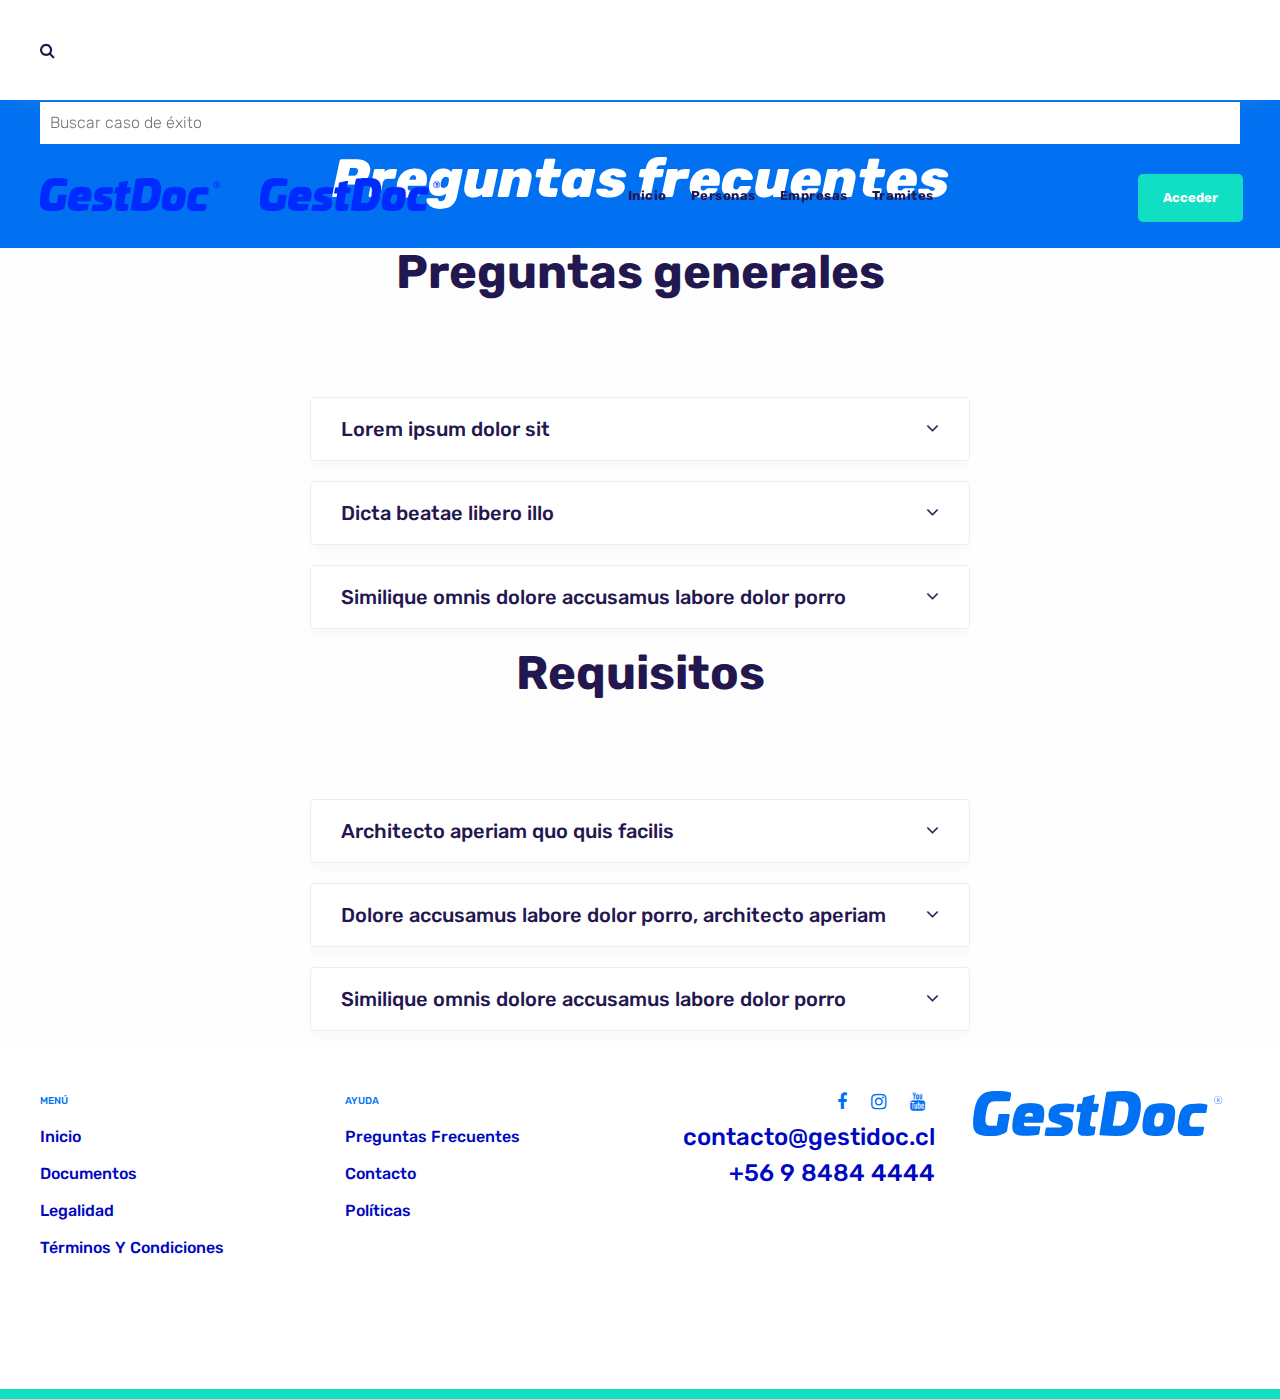
<file: faq.html>
<!DOCTYPE html>
<html lang="es">
  <head>
    <title>Gestdoc</title>
    <meta charset="UTF-8">
    <link href="img/favicon.png" rel="shortcut icon">
    <link rel="stylesheet" href="https://fonts.googleapis.com/css2?family=Material+Symbols+Rounded:opsz,wght,FILL,GRAD@48,400,0,0">
    <meta name="viewport" content="width=device-width, initial-scale=1, maximum-scale=1">
    <link href="css/main.css?v=43411" rel="stylesheet" type="text/css">
    <script src="js/main.js?v=43411" type="text/javascript"></script>
    <!-- Meta tags facebook-->
    <meta property="og:title" content="#">
    <meta property="og:description" content="#">
    <meta property="og:image" content="#">
    <!-- Meta tags twitter cards-->
    <meta name="twitter:card" content="summary_large_image">
    <meta name="twitter:title" content="#">
    <meta name="twitter:description" content="#">
    <meta name="twitter:image" content="#">
    <link href="https://fonts.googleapis.com/css2?family=Rubik:ital,wght@0,400;0,500;0,600;0,800;0,900;1,400;1,700&amp;display=swap" rel="stylesheet">
    <link href="https://fonts.googleapis.com" rel="preconnect">
    <link href="https://fonts.gstatic.com" rel="preconnect" crossorigin>
    <!--[if lt IE 9]> <script src="http://html5shiv.googlecode.com/svn/trunk/html5.js"></script> <![endif]-->
    <script src="js/selectpower.js"></script>
    <script src="gestdocRequest.js"></script>
  </head>
  <body>
    <header>
      <div class="header__primary">
        <div class="header__wrap">
          <div class="header__search">
            <form action="search.html" method="get"><span class="fa fa-search"></span>
              <input type="text" name="s" placeholder="Buscar caso de éxito">
            </form>
          </div>
          <div class="header__inner">
            <div class="header__logo header__logo--color"><a href="index.html"><img src="./img/logos/logo-gestdoc.png"></a></div>
            <div class="header__logo header__logo--white"><a href="index.html"><img src="./img/logos/logo-gestdoc.png"></a></div>
            <div class="header__nav">
              <div class="header__nav__bg"></div>
              <div class="header__nav__nav">
                <div class="header__nav__close">
                  <div></div>
                  <div></div>
                </div>
                <div class="header__nav__back">
                  <div></div>
                  <div></div>
                  <div></div>
                </div>
                <nav>
                  <ul>
                    <li><a href="index.html">Inicio</a></li>
                    <li><a href="persons.html">Personas</a></li>
                    <li><a href="businesses.html">Empresas</a></li>
                    <li><a href="docs.html">Tramites</a></li>
                  </ul>
                </nav>
              </div>
            </div>
            <div class="header__right">
              <div class="header__item header__item--search--mobile">
                <!--span.fa.fa-search-->
              </div>
              <div class="header__item header__item--button"><a href="#" target="_blank" class="btn">Acceder</a></div>
              <div class="header__item header__item--ham">
                <div class="header__ham"><span></span><span></span><span></span></div>
              </div>
            </div>
          </div>
        </div>
      </div>
    </header>
    <div id="sections">
      <section class="section--header">
        <div class="section__wrap section__wrap--header">
          <div class="section__body">
            <h1 class="section__title">Preguntas frecuentes</h1>
          </div>
        </div>
      </section>
      <section class="section--faq">
        <div class="section__wrap section__wrap--md section--md">
          <div class="section__header">
            <h3 class="section__title">Preguntas generales</h3>
          </div>
          <div class="section__body">
            <div class="faq">
              <div class="faq__item">
                <h3 class="faq__question"><span class="fa fa-angle-down"></span>Lorem ipsum dolor sit</h3>
                <div class="faq__answer">
                  <div class="section__content">
                    <p class="section__description">Eros dapibus venenatis lectus elit himenaeos mattis fames consequat nostra. Aenean senectus aenean arcu fames ligula elit curabitur odio habitasse eros ante himenaeos egestas cursus.
                    </p>
                    <p class="section__description">Etiam turpis faucibus porta himenaeos sed quisque tempor congue sodales. Purus conubia posuere ante colus vehicula volutpat per odio fames scelerisque tortor iaculis taciti neque.
                    </p>
                  </div>
                </div>
              </div>
              <div class="faq__item">
                <h3 class="faq__question"><span class="fa fa-angle-down"></span>Dicta beatae libero illo</h3>
                <div class="faq__answer">
                  <div class="section__content">
                    <p class="section__description">Aenean iaculis aenean aptent nostra dictum vehicula tempor tempor nisi. Ligula facilisis nulla imperdiet aenean suspendisse massa sed mi est lacus erat proin vulputate fermentum.
                    </p>
                    <p class="section__description">Eleifend taciti ut viverra augue laoreet nostra netus mauris convallis. Lacinia phasellus platea mattis facilisis fusce ad porttitor lectus torquent habitasse nunc aliquet arcu donec.
                    </p>
                  </div>
                </div>
              </div>
              <div class="faq__item">
                <h3 class="faq__question"><span class="fa fa-angle-down"></span>Similique omnis dolore accusamus labore dolor porro</h3>
                <div class="faq__answer">
                  <div class="section__content">
                    <p class="section__description">Euismod leo blandit tellus curabitur donec volutpat dapibus iaculis ut. Congue enim magna sem dapibus nec viverra nisl varius tellus potenti platea dictum vestibulum suscipit.
                    </p>
                    <p class="section__description">Curabitur interdum tempor at auctor semper quis volutpat dapibus quam. Placerat vivamus consequat tincidunt nostra pharetra congue vitae auctor etiam fusce orci lectus interdum sollicitudin.
                    </p>
                  </div>
                </div>
              </div>
            </div>
          </div>
          <div class="section__header">
            <h3 class="section__title">Requisitos</h3>
          </div>
          <div class="section__body">
            <div class="faq">
              <div class="faq__item">
                <h3 class="faq__question"><span class="fa fa-angle-down"></span>Architecto aperiam quo quis facilis</h3>
                <div class="faq__answer">
                  <div class="section__content">
                    <p class="section__description">Dapibus torquent ornare class potenti augue vulputate ante convallis conubia. Luctus in accumsan placerat consectetur eros elementum ultrices nulla gravida fringilla etiam vitae himenaeos id.
                    </p>
                    <p class="section__description">Interdum porttitor mattis aptent tempus mauris congue auctor elementum ultricies. Curabitur nec tempus non turpis nostra massa ultrices aliquam proin condimentum lobortis quis per est.
                    </p>
                  </div>
                </div>
              </div>
              <div class="faq__item">
                <h3 class="faq__question"><span class="fa fa-angle-down"></span>Dolore accusamus labore dolor porro, architecto aperiam</h3>
                <div class="faq__answer">
                  <div class="section__content">
                    <p class="section__description">Potenti interdum posuere dictumst aliquet sagittis lobortis nisl donec imperdiet. Faucibus venenatis metus erat duis odio curabitur risus ante aliquam a netus suscipit auctor tincidunt.
                    </p>
                    <p class="section__description">Vehicula nostra pulvinar vehicula nulla varius sagittis et molestie praesent. Gravida nullam malesuada interdum nec eget congue lacinia quis accumsan neque tincidunt euismod donec ligula.
                    </p>
                  </div>
                </div>
              </div>
              <div class="faq__item">
                <h3 class="faq__question"><span class="fa fa-angle-down"></span>Similique omnis dolore accusamus labore dolor porro</h3>
                <div class="faq__answer">
                  <div class="section__content">
                    <p class="section__description">Tellus ut tellus ac etiam dictum dictum pharetra mollis fermentum. Scelerisque ultrices egestas auctor imperdiet arcu tempus ultrices est aptent aptent ultrices turpis nunc scelerisque.
                    </p>
                    <p class="section__description">Vitae varius bibendum commodo habitant cursus dictum sagittis aenean pulvinar. Augue porttitor blandit nibh praesent arcu orci feugiat ut elit dictum tincidunt nulla cursus suscipit.
                    </p>
                  </div>
                </div>
              </div>
            </div>
          </div>
        </div>
      </section>
      <div class="login">
        <div class="login__back"></div>
        <div class="login__front login__front--login">
          <div class="login__box">
            <div class="login__icon"><img src="img/icons/logo-gestdoc.png"></div>
            <div class="login__form">
              <form class="form">
                <div class="form__element">
                  <div class="form__input">
                    <input type="email" placeholder="Mail">
                  </div>
                </div>
                <div class="form__element">
                  <div class="form__input">
                    <input type="password" placeholder="Clave">
                    <button class="btn">Entrar</button>
                  </div>
                </div>
                <div class="form__element form__element--center">
                  <label>
                    <input type="checkbox" name="#" value="#">Mantener mi sesión
                  </label>
                </div>
              </form>
            </div>
            <div class="login__footer"><a href="#" class="btn btn--link">Olvide mi contraseña</a><a href="#" class="btn btn--link">Registrarme</a></div>
            <p class="login__description">Non turpis in pellentesque mollis congue imperdiet aliquam rutrum lectus. Quam platea semper nibh aenean colus inceptos tempor mi tincidunt erat mauris risus vestibulum lobortis.
            </p>
          </div>
        </div>
        <div class="login__front login__front--register">
          <div class="login__box">
            <div class="login__icon"><img src="img/icons/logo-gestdoc.png"></div>
            <div class="login__form">
              <form class="form">
                <div class="form__element">
                  <div class="form__input">
                    <input type="email" placeholder="Mail">
                  </div>
                </div>
                <div class="form__element">
                  <div class="form__input">
                    <input type="password" placeholder="Clave">
                    <button class="btn">Registrar</button>
                  </div>
                </div>
                <div class="form__element form__element--center">
                  <label>
                    <input type="checkbox" name="#" value="#">Acepto los términos y condiciones
                  </label>
                </div>
              </form>
            </div>
            <div class="login__footer"><a href="#" class="btn btn--link">Olvide mi contraseña</a><a href="#" class="btn btn--link">Ingresar</a></div>
            <p class="login__description">Leo aliquet venenatis quisque quis curabitur lacinia sapien platea luctus. Et pretium ut et arcu facilisis integer luctus mi imperdiet litora arcu euismod nam quis.
            </p>
          </div>
        </div>
      </div>
    </div>
    <footer>
      <div class="footer__wrap">
        <div class="cols">
          <div class="col-xs-6 col-md-3">
            <div class="footer__links">
              <ul>
                <li class="footer__links__title">Menú</li>
                <li><a href="#">Inicio</a></li>
                <li><a href="#">Documentos</a></li>
                <li><a href="#">Legalidad</a></li>
                <li><a href="#">Términos y condiciones</a></li>
              </ul>
            </div>
          </div>
          <div class="col-xs-6 col-md-3">
            <div class="footer__links">
              <ul>
                <li class="footer__links__title">Ayuda</li>
                <li><a href="faq.html">Preguntas frecuentes</a></li>
                <li><a href="#">Contacto</a></li>
                <li><a href="#">Políticas</a></li>
              </ul>
            </div>
          </div>
          <div class="col-xs-12 col-md-3">
            <div class="footer__info">
              <div class="footer__socials">
                <ul>
                  <li> <a href="#"><span class="fa fa-facebook"></span></a></li>
                  <li> <a href="#"><span class="fa fa-instagram"></span></a></li>
                  <li> <a href="#"><span class="fa fa-youtube"></span></a></li>
                </ul>
              </div>
              <p class="footer__description">contacto@gestidoc.cl</p>
              <p class="footer__description">+56 9 8484 4444</p>
            </div>
          </div>
          <div class="col-xs-12 col-md-3">
            <div class="footer__copyright">
              <div class="footer__logo"><img src="img/icons/logo-gestdoc-blue.svg"></div>
            </div>
          </div>
          <!--.col-md-12 
          .footer__copyright   
          .footer__description Todos los derechos reservados Gestdoc S.A 2020. Huerfanos 1120 of 1408, Santiago, CHile
          -->
        </div>
      </div>
    </footer>
  </body>
</html>
</file>
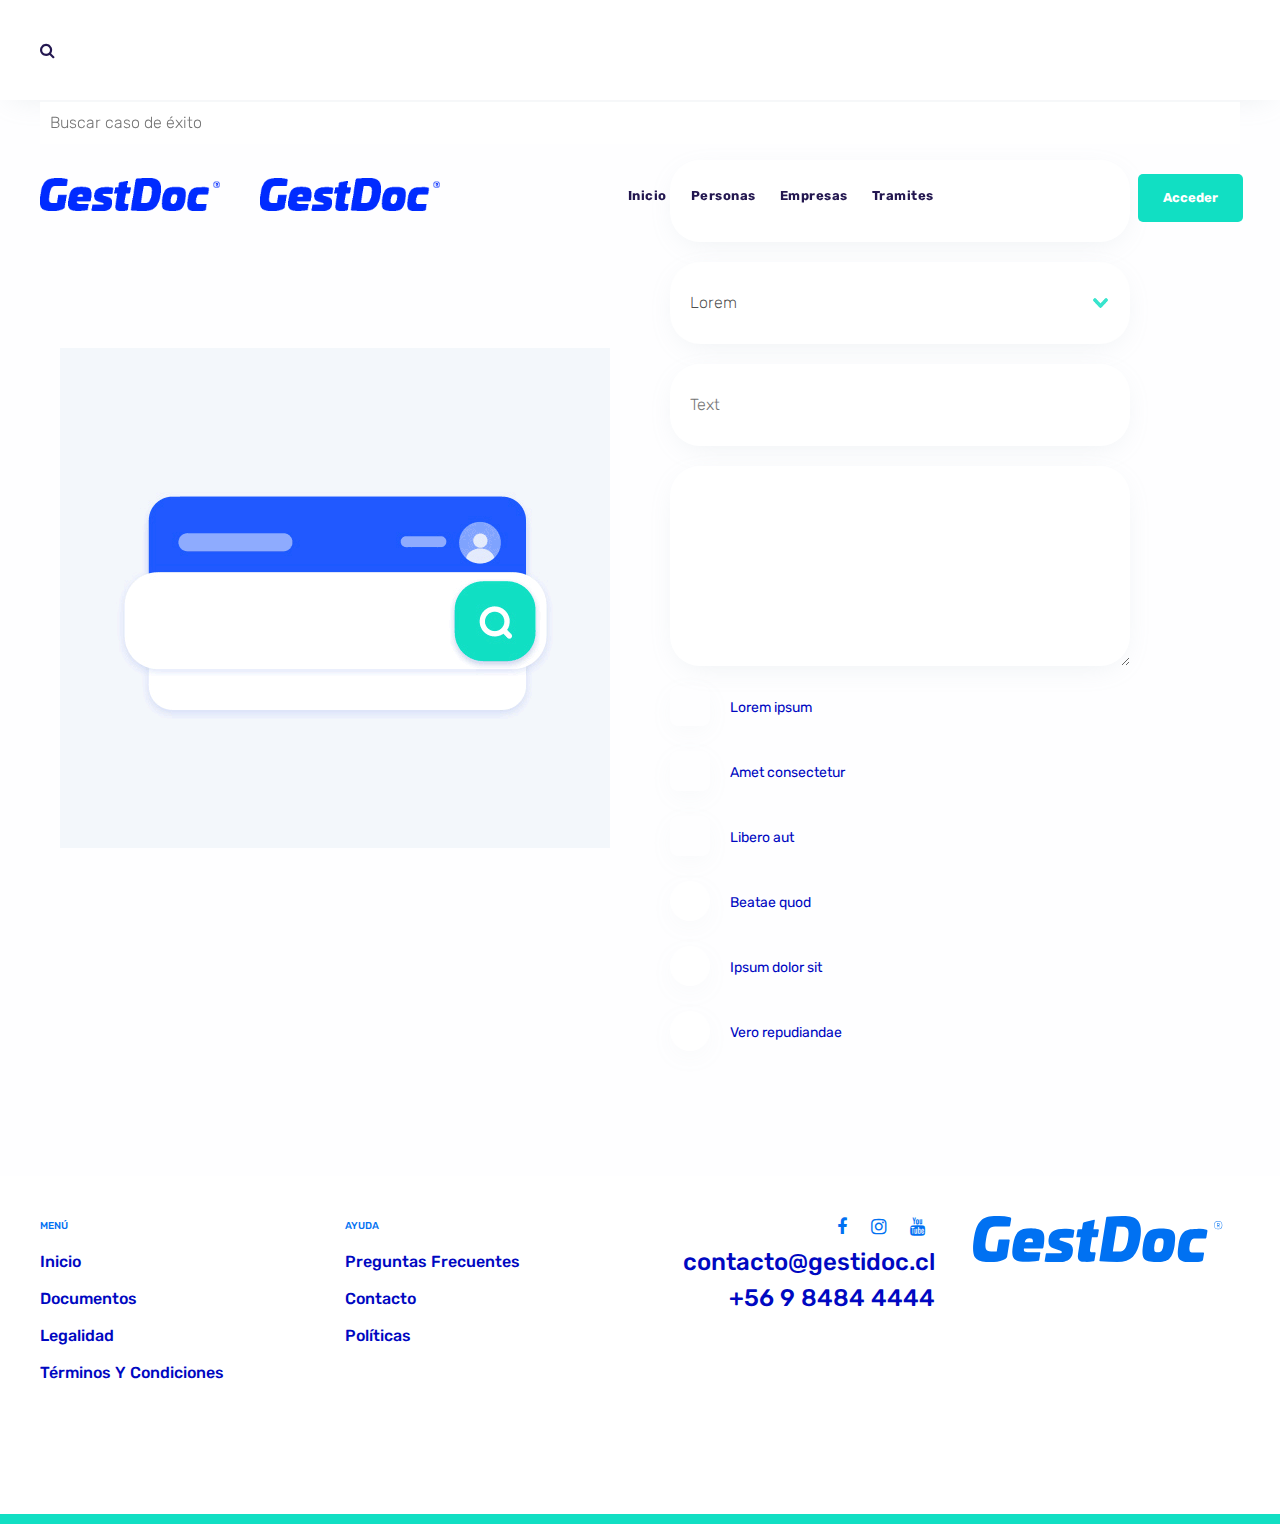
<file: forms.html>
<!DOCTYPE html>
<html lang="es">
  <head>
    <title>Gestdoc</title>
    <meta charset="UTF-8">
    <link href="img/favicon.png" rel="shortcut icon">
    <link rel="stylesheet" href="https://fonts.googleapis.com/css2?family=Material+Symbols+Rounded:opsz,wght,FILL,GRAD@48,400,0,0">
    <meta name="viewport" content="width=device-width, initial-scale=1, maximum-scale=1">
    <link href="css/main.css?v=55285" rel="stylesheet" type="text/css">
    <script src="js/main.js?v=55285" type="text/javascript"></script>
    <!-- Meta tags facebook-->
    <meta property="og:title" content="#">
    <meta property="og:description" content="#">
    <meta property="og:image" content="#">
    <!-- Meta tags twitter cards-->
    <meta name="twitter:card" content="summary_large_image">
    <meta name="twitter:title" content="#">
    <meta name="twitter:description" content="#">
    <meta name="twitter:image" content="#">
    <link href="https://fonts.googleapis.com/css2?family=Rubik:ital,wght@0,400;0,500;0,600;0,800;0,900;1,400;1,700&amp;display=swap" rel="stylesheet">
    <link href="https://fonts.googleapis.com" rel="preconnect">
    <link href="https://fonts.gstatic.com" rel="preconnect" crossorigin>
    <!--[if lt IE 9]> <script src="http://html5shiv.googlecode.com/svn/trunk/html5.js"></script> <![endif]-->
    <script src="js/selectpower.js"></script>
    <script src="gestdocRequest.js"></script>
  </head>
  <body>
    <header>
      <div class="header__primary">
        <div class="header__wrap">
          <div class="header__search">
            <form action="search.html" method="get"><span class="fa fa-search"></span>
              <input type="text" name="s" placeholder="Buscar caso de éxito">
            </form>
          </div>
          <div class="header__inner">
            <div class="header__logo header__logo--color"><a href="index.html"><img src="./img/logos/logo-gestdoc.png"></a></div>
            <div class="header__logo header__logo--white"><a href="index.html"><img src="./img/logos/logo-gestdoc.png"></a></div>
            <div class="header__nav">
              <div class="header__nav__bg"></div>
              <div class="header__nav__nav">
                <div class="header__nav__close">
                  <div></div>
                  <div></div>
                </div>
                <div class="header__nav__back">
                  <div></div>
                  <div></div>
                  <div></div>
                </div>
                <nav>
                  <ul>
                    <li><a href="index.html">Inicio</a></li>
                    <li><a href="persons.html">Personas</a></li>
                    <li><a href="businesses.html">Empresas</a></li>
                    <li><a href="docs.html">Tramites</a></li>
                  </ul>
                </nav>
              </div>
            </div>
            <div class="header__right">
              <div class="header__item header__item--search--mobile">
                <!--span.fa.fa-search-->
              </div>
              <div class="header__item header__item--button"><a href="#" target="_blank" class="btn">Acceder</a></div>
              <div class="header__item header__item--ham">
                <div class="header__ham"><span></span><span></span><span></span></div>
              </div>
            </div>
          </div>
        </div>
      </div>
    </header>
    <div id="sections">
      <section class="section--media section--media--form">
        <div class="section__wrap">
          <div class="section__body">
            <div class="cols">
              <div class="section__flex">
                <div class="col-md-6">
                  <div class="section__img"><img src="img/gif/1.gif"></div>
                </div>
                <div class="col-md-6">
                  <div class="section__content">
                    <form class="form">
                      <div class="form__element">
                        <div class="form__input">
                          <input type="#">
                        </div>
                      </div>
                      <div class="form__element">
                        <div class="form__input">
                          <select name="#">
                            <option value="#">Lorem</option>
                            <option value="#">Ipsum</option>
                            <option value="#">Dolor</option>
                          </select>
                        </div>
                      </div>
                      <div class="form__element">
                        <div class="form__input">
                          <input type="#" placeholder="Text">
                        </div>
                      </div>
                      <div class="form__element">
                        <div class="form__input">
                          <textarea type="#"></textarea>
                        </div>
                      </div>
                      <div class="form__element">
                        <label>
                          <input type="checkbox" name="#ejemplo-checkbox" value="1">Lorem ipsum
                        </label>
                      </div>
                      <div class="form__element">
                        <label>
                          <input type="checkbox" name="#ejemplo-checkbox" value="2">Amet consectetur
                        </label>
                      </div>
                      <div class="form__element">
                        <label>
                          <input type="checkbox" name="#ejemplo-checkbox" value="3">Libero aut
                        </label>
                      </div>
                      <div class="form__element">
                        <label>
                          <input type="radio" name="#ejemplo-radio" value="1">Beatae quod
                        </label>
                      </div>
                      <div class="form__element">
                        <label>
                          <input type="radio" name="#ejemplo-radio" value="2">Ipsum dolor sit
                        </label>
                      </div>
                      <div class="form__element">
                        <label>
                          <input type="radio" name="#ejemplo-radio" value="3">Vero repudiandae
                        </label>
                      </div>
                    </form>
                  </div>
                </div>
              </div>
            </div>
          </div>
        </div>
      </section>
      <div class="login">
        <div class="login__back"></div>
        <div class="login__front login__front--login">
          <div class="login__box">
            <div class="login__icon"><img src="img/icons/logo-gestdoc.png"></div>
            <div class="login__form">
              <form class="form">
                <div class="form__element">
                  <div class="form__input">
                    <input type="email" placeholder="Mail">
                  </div>
                </div>
                <div class="form__element">
                  <div class="form__input">
                    <input type="password" placeholder="Clave">
                    <button class="btn">Entrar</button>
                  </div>
                </div>
                <div class="form__element form__element--center">
                  <label>
                    <input type="checkbox" name="#" value="#">Mantener mi sesión
                  </label>
                </div>
              </form>
            </div>
            <div class="login__footer"><a href="#" class="btn btn--link">Olvide mi contraseña</a><a href="#" class="btn btn--link">Registrarme</a></div>
            <p class="login__description">Sodales accumsan orci rhoncus litora nibh bibendum quis scelerisque turpis. Lobortis curabitur bibendum turpis sed leo ullamcorper ligula justo bibendum quam condimentum velit fermentum tempor.
            </p>
          </div>
        </div>
        <div class="login__front login__front--register">
          <div class="login__box">
            <div class="login__icon"><img src="img/icons/logo-gestdoc.png"></div>
            <div class="login__form">
              <form class="form">
                <div class="form__element">
                  <div class="form__input">
                    <input type="email" placeholder="Mail">
                  </div>
                </div>
                <div class="form__element">
                  <div class="form__input">
                    <input type="password" placeholder="Clave">
                    <button class="btn">Registrar</button>
                  </div>
                </div>
                <div class="form__element form__element--center">
                  <label>
                    <input type="checkbox" name="#" value="#">Acepto los términos y condiciones
                  </label>
                </div>
              </form>
            </div>
            <div class="login__footer"><a href="#" class="btn btn--link">Olvide mi contraseña</a><a href="#" class="btn btn--link">Ingresar</a></div>
            <p class="login__description">Elementum risus conubia massa phasellus pellentesque phasellus eget etiam aenean. Class molestie sapien laoreet facilisis sed viverra metus ornare aenean nullam dui donec risus platea.
            </p>
          </div>
        </div>
      </div>
    </div>
    <footer>
      <div class="footer__wrap">
        <div class="cols">
          <div class="col-xs-6 col-md-3">
            <div class="footer__links">
              <ul>
                <li class="footer__links__title">Menú</li>
                <li><a href="#">Inicio</a></li>
                <li><a href="#">Documentos</a></li>
                <li><a href="#">Legalidad</a></li>
                <li><a href="#">Términos y condiciones</a></li>
              </ul>
            </div>
          </div>
          <div class="col-xs-6 col-md-3">
            <div class="footer__links">
              <ul>
                <li class="footer__links__title">Ayuda</li>
                <li><a href="faq.html">Preguntas frecuentes</a></li>
                <li><a href="#">Contacto</a></li>
                <li><a href="#">Políticas</a></li>
              </ul>
            </div>
          </div>
          <div class="col-xs-12 col-md-3">
            <div class="footer__info">
              <div class="footer__socials">
                <ul>
                  <li> <a href="#"><span class="fa fa-facebook"></span></a></li>
                  <li> <a href="#"><span class="fa fa-instagram"></span></a></li>
                  <li> <a href="#"><span class="fa fa-youtube"></span></a></li>
                </ul>
              </div>
              <p class="footer__description">contacto@gestidoc.cl</p>
              <p class="footer__description">+56 9 8484 4444</p>
            </div>
          </div>
          <div class="col-xs-12 col-md-3">
            <div class="footer__copyright">
              <div class="footer__logo"><img src="img/icons/logo-gestdoc-blue.svg"></div>
            </div>
          </div>
          <!--.col-md-12 
          .footer__copyright   
          .footer__description Todos los derechos reservados Gestdoc S.A 2020. Huerfanos 1120 of 1408, Santiago, CHile
          -->
        </div>
      </div>
    </footer>
  </body>
</html>
</file>
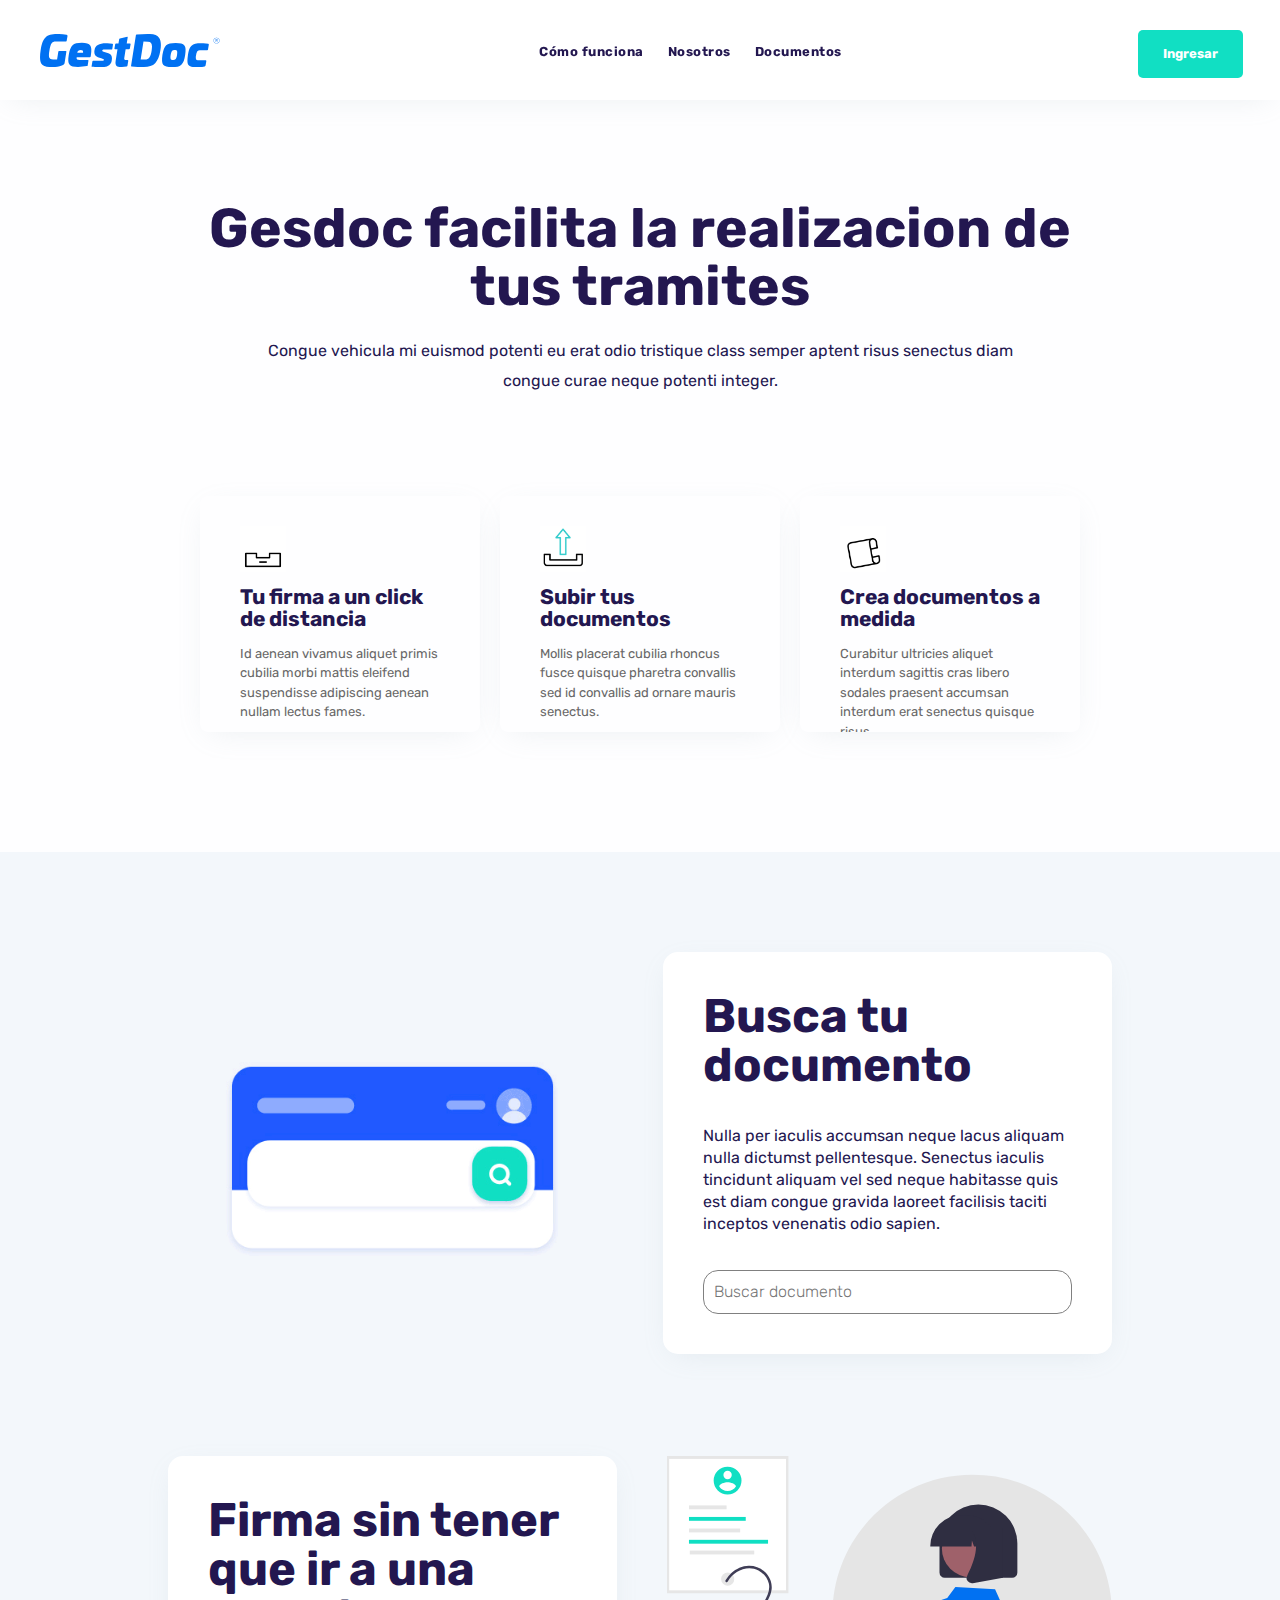
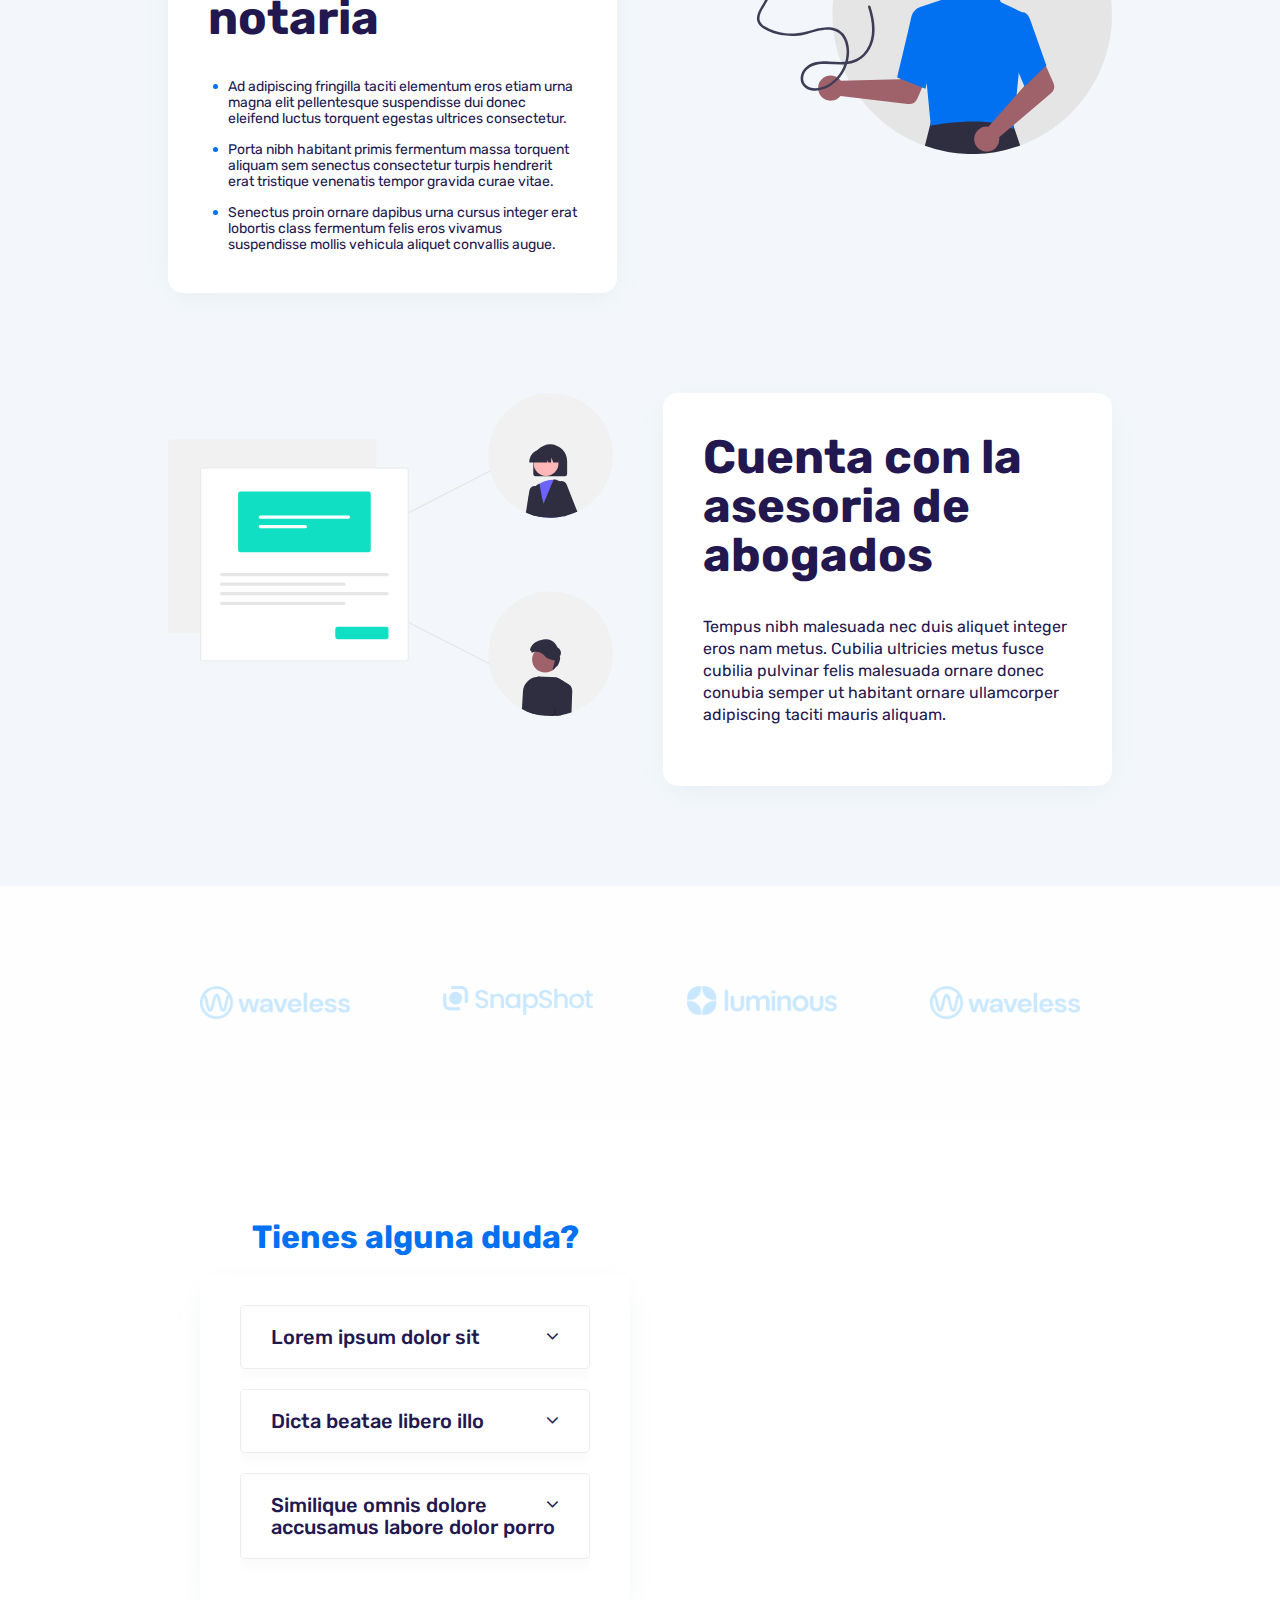
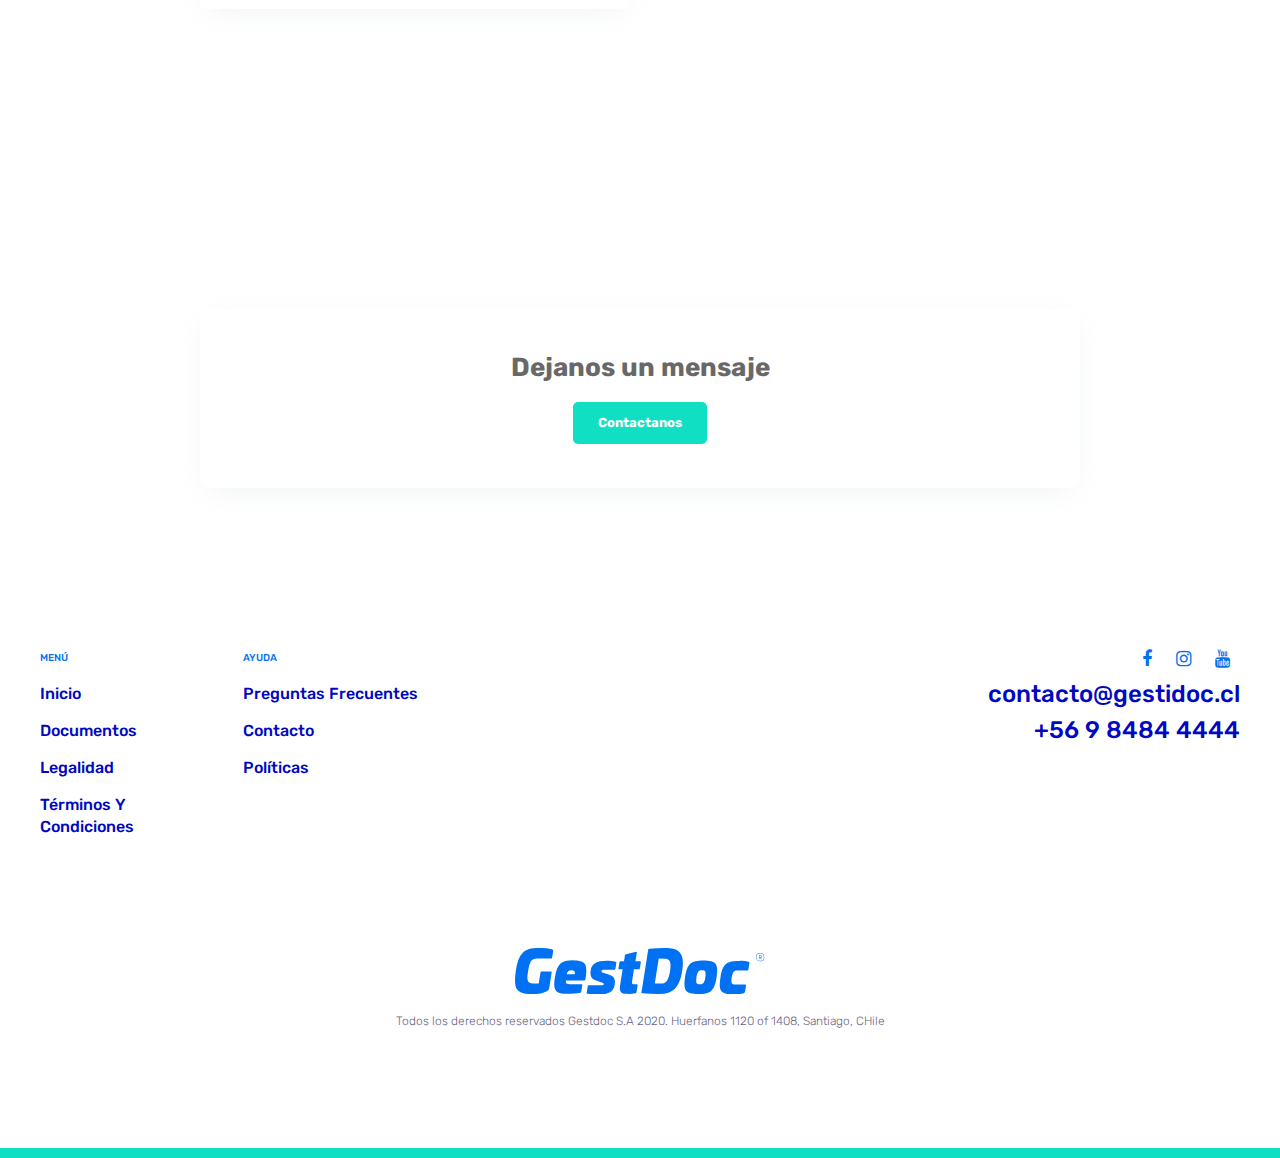
<file: persons.html>
<!DOCTYPE html>
<html lang="es">
  <head>
    <title>Gestdoc</title>
    <meta charset="UTF-8">
    <link href="img/favicon.png" rel="shortcut icon">
    <link rel="stylesheet" href="https://fonts.googleapis.com/css2?family=Material+Symbols+Rounded:opsz,wght,FILL,GRAD@48,400,0,0">
    <meta name="viewport" content="width=device-width, initial-scale=1, maximum-scale=1">
    <link href="css/main.css?v=269" rel="stylesheet" type="text/css">
    <script src="js/main.js?v=269" type="text/javascript"></script>
    <!-- Meta tags facebook-->
    <meta property="og:title" content="#">
    <meta property="og:description" content="#">
    <meta property="og:image" content="#">
    <!-- Meta tags twitter cards-->
    <meta name="twitter:card" content="summary_large_image">
    <meta name="twitter:title" content="#">
    <meta name="twitter:description" content="#">
    <meta name="twitter:image" content="#">
    <link href="https://fonts.googleapis.com/css2?family=Rubik:ital,wght@0,400;0,500;0,600;0,800;0,900;1,400;1,700&amp;display=swap" rel="stylesheet">
    <link href="https://fonts.googleapis.com" rel="preconnect">
    <link href="https://fonts.gstatic.com" rel="preconnect" crossorigin>
    <!--[if lt IE 9]> <script src="http://html5shiv.googlecode.com/svn/trunk/html5.js"></script> <![endif]-->
    <script src="js/selectpower.js"></script>
    <script src="gestdocRequest.js"></script>
  </head>
  <body>
    <header>
      <div class="header__primary">
        <div class="header__wrap">
          <div class="header__inner">
            <div class="header__logo"><a href="index.html"><img src="img/icons/logo-gestdoc-blue.svg"></a></div>
            <div class="header__nav">
              <div class="header__nav__bg"></div>
              <div class="header__nav__nav">
                <div class="header__nav__close">
                  <div></div>
                  <div></div>
                </div>
                <div class="header__nav__back">
                  <div></div>
                  <div></div>
                  <div></div>
                </div>
                <div class="header__nav__logo"><a href="index.html"><img src="img/icons/logo-gestdoc-blue.svg"></a></div>
                <nav>
                  <ul>
                    <li><a href="index.html">Cómo funciona</a></li>
                    <li><a href="aboutus.html">Nosotros</a></li>
                    <li><a href="docs.html">Documentos</a></li>
                  </ul>
                </nav>
                <div class="header__nav__buttons">
                  <div class="header__item"><a data-open-login class="btn">Ingresar</a></div>
                </div>
                <div class="header__nav__footer">
                  <div class="header__nav__socials">
                    <div class="header__nav__social"><a href="#"><span class="fa fa-facebook"></span></a></div>
                    <div class="header__nav__social"><a href="#"><span class="fa fa-instagram"></span></a></div>
                    <div class="header__nav__social"><a href="#"><span class="fa fa-youtube"></span></a></div>
                  </div>
                  <div class="header__nav__date">
                    <div class="header__nav__text">contacto@gestdoc.cl</div>
                    <div class="header__nav__number">+56 9 8484 4444</div>
                  </div>
                </div>
              </div>
            </div>
            <div class="header__right">
              <div class="header__item"><a data-open-login class="btn">Ingresar</a></div>
              <div class="header__item header__item--ham">
                <div class="header__ham"><span></span><span></span><span></span></div>
              </div>
            </div>
          </div>
        </div>
      </div>
    </header>
    <div id="sections">
      <section class="section--infoboxes section--infoboxes--person">
        <div class="section__wrap"> 
          <div class="section__header"> 
            <h3 class="section__title">Gesdoc facilita la realizacion de tus tramites</h3>
            <p class="section__description">Congue vehicula mi euismod potenti eu erat odio tristique class semper aptent risus senectus diam congue curae neque potenti integer.
            </p>
          </div>
          <div class="section__body"> 
            <div class="cols"> 
              <div class="col-xs-12 col-md-4">
                <article class="article--feature article--feature--person">
                  <div class="article__image"> <img src="./img/gif/inbox.gif"></div>
                  <h4 class="article__title">Tu firma a un click de distancia</h4>
                  <p class="article__description">Id aenean vivamus aliquet primis cubilia morbi mattis eleifend suspendisse adipiscing aenean nullam lectus fames.
                  </p>
                </article>
              </div>
              <div class="col-xs-12 col-md-4">
                <article class="article--feature article--feature--person">
                  <div class="article__image"> <img src="./img/gif/upload.gif"></div>
                  <h4 class="article__title">Subir tus documentos </h4>
                  <p class="article__description">Mollis placerat cubilia rhoncus fusce quisque pharetra convallis sed id convallis ad ornare mauris senectus.
                  </p>
                </article>
              </div>
              <div class="col-xs-12 col-md-4">
                <article class="article--feature article--feature--person">
                  <div class="article__image"> <img src="./img/gif/receipt.gif"></div>
                  <h4 class="article__title">Crea documentos a medida </h4>
                  <p class="article__description">Curabitur ultricies aliquet interdum sagittis cras libero sodales praesent accumsan interdum erat senectus quisque risus.
                  </p>
                </article>
              </div>
            </div>
          </div>
        </div>
      </section>
      <section class="section--features section--features--person">
        <div class="section__wrap">
          <div class="section__top">
            <div class="section__image"> <img src="img/icons/buscar.gif"></div>
            <div class="section__body">
              <h4 class="section__title">Busca tu documento</h4>
              <p class="secction__description">Nulla per iaculis accumsan neque lacus aliquam nulla dictumst pellentesque. Senectus iaculis tincidunt aliquam vel sed neque habitasse quis est diam congue gravida laoreet facilisis taciti inceptos venenatis odio sapien.
              </p>
              <div class="section__search">
                <input id="search" type="text" placeholder="Buscar documento">
              </div>
            </div>
          </div>
          <div class="section__middle">
            <div class="section__body"> 
              <h4 class="section__title">Firma sin tener que ir a una notaria</h4>
              <ul> 
                <li>Ad adipiscing fringilla taciti elementum eros etiam urna magna elit pellentesque suspendisse dui donec eleifend luctus torquent egestas ultrices consectetur.
                </li>
                <li>Porta nibh habitant primis fermentum massa torquent aliquam sem senectus consectetur turpis hendrerit erat tristique venenatis tempor gravida curae vitae.
                </li>
                <li>Senectus proin ornare dapibus urna cursus integer erat lobortis class fermentum felis eros vivamus suspendisse mollis vehicula aliquet convallis augue.
                </li>
              </ul>
            </div>
            <div class="section__image"> <img src="img/icons/undraw_personal_information_re_vw8a.svg"></div>
          </div>
          <div class="section__bottom">
            <div class="section__image"> <img src="img/icons/abogados-entiemporeal.svg"></div>
            <div class="section__body">
              <h4 class="section__title">Cuenta con la asesoria de abogados</h4>
              <p class="secction__description">Tempus nibh malesuada nec duis aliquet integer eros nam metus. Cubilia ultricies metus fusce cubilia pulvinar felis malesuada ornare donec conubia semper ut habitant ornare ullamcorper adipiscing taciti mauris aliquam.
              </p>
            </div>
          </div>
        </div>
      </section>
      <section class="section--partners"> 
        <div class="section__wrap"> 
          <div class="section__images">
            <div class="section__image"><img src="./img/logos/logo1.png"></div>
            <div class="section__image">		<img src="./img/logos/logo4.png"></div>
            <div class="section__image"><img src="./img/logos/logo5.png"></div>
            <div class="section__image"><img src="./img/logos/logo1.png"></div>
          </div>
        </div>
      </section>
      <section class="section--contactus"> 
        <div class="section__wrap"> 
          <div class="cols">
            <div class="col-md-6">
              <div class="section__faq"> 
                <div class="section__header"> 
                  <h2 class="section__title">Tienes alguna duda?</h2>
                </div>
                <div class="section__body">
                  <div class="faq">
                    <div class="faq__item">
                      <h3 class="faq__question"><span class="fa fa-angle-down"></span>Lorem ipsum dolor sit</h3>
                      <div class="faq__answer">
                        <div class="section__content">
                          <p class="section__description">Urna himenaeos lectus cubilia senectus nibh risus curae magna interdum. Imperdiet nec sociosqu etiam pretium dui praesent leo hendrerit fringilla commodo fermentum libero faucibus phasellus.
                          </p>
                          <p class="section__description">Nisi cras sodales lobortis placerat velit blandit iaculis vivamus fusce. Torquent aenean eleifend facilisis vulputate nostra hendrerit habitasse himenaeos tristique lacus mi pretium potenti quam.
                          </p>
                        </div>
                      </div>
                    </div>
                    <div class="faq__item">
                      <h3 class="faq__question"><span class="fa fa-angle-down"></span>Dicta beatae libero illo</h3>
                      <div class="faq__answer">
                        <div class="section__content">
                          <p class="section__description">Nullam platea nulla ac maecenas morbi elementum faucibus sociosqu porta. Colus orci risus fringilla curabitur ut ligula duis scelerisque habitant facilisis adipiscing porttitor potenti ultrices.
                          </p>
                          <p class="section__description">Quis elit donec cubilia sodales fermentum ornare duis et ad. Senectus eros netus sapien ante potenti congue imperdiet tempus nulla ut fames ut pellentesque tristique.
                          </p>
                        </div>
                      </div>
                    </div>
                    <div class="faq__item">
                      <h3 class="faq__question"><span class="fa fa-angle-down"></span>Similique omnis dolore accusamus labore dolor porro</h3>
                      <div class="faq__answer">
                        <div class="section__content">
                          <p class="section__description">Adipiscing turpis dictum varius tempus platea aptent libero magna lacus. Felis euismod suspendisse ante ultrices habitasse nibh enim tincidunt himenaeos libero senectus habitant convallis commodo.
                          </p>
                          <p class="section__description">Hac diam morbi donec cras purus dui sagittis risus malesuada. Curabitur curabitur scelerisque et etiam eros vitae taciti commodo mattis gravida lacinia nisi scelerisque maecenas.
                          </p>
                        </div>
                      </div>
                    </div>
                  </div>
                </div>
              </div>
            </div>
          </div>
        </div>
      </section>
      <section class="section--contactus"> 
        <div class="section__wrap"> 
          <div class="section__body">	
            <h3 class="section__title">Dejanos un mensaje</h3><a href="#" class="btn">Contactanos</a>
          </div>
        </div>
      </section>
      <div class="login">
        <div class="login__back"></div>
        <div class="login__front login__front--login">
          <div class="login__box">
            <div class="login__icon"><img src="img/icons/logo-gestdoc.png"></div>
            <div class="login__form">
              <form class="form">
                <div class="form__element">
                  <div class="form__input">
                    <input type="email" placeholder="Mail">
                  </div>
                </div>
                <div class="form__element">
                  <div class="form__input">
                    <input type="password" placeholder="Clave">
                    <button class="btn">Entrar</button>
                  </div>
                </div>
                <div class="form__element form__element--center">
                  <label>
                    <input type="checkbox" name="#" value="#">Mantener mi sesión
                  </label>
                </div>
              </form>
            </div>
            <div class="login__footer"><a href="#" class="btn btn--link">Olvide mi contraseña</a><a href="#" class="btn btn--link">Registrarme</a></div>
            <p class="login__description">Quisque fusce sed dictumst metus vehicula arcu interdum ullamcorper tristique. Condimentum pellentesque integer habitasse cubilia id bibendum iaculis vestibulum inceptos fusce odio aliquet himenaeos ut.
            </p>
          </div>
        </div>
        <div class="login__front login__front--register">
          <div class="login__box">
            <div class="login__icon"><img src="img/icons/logo-gestdoc.png"></div>
            <div class="login__form">
              <form class="form">
                <div class="form__element">
                  <div class="form__input">
                    <input type="email" placeholder="Mail">
                  </div>
                </div>
                <div class="form__element">
                  <div class="form__input">
                    <input type="password" placeholder="Clave">
                    <button class="btn">Registrar</button>
                  </div>
                </div>
                <div class="form__element form__element--center">
                  <label>
                    <input type="checkbox" name="#" value="#">Acepto los términos y condiciones
                  </label>
                </div>
              </form>
            </div>
            <div class="login__footer"><a href="#" class="btn btn--link">Olvide mi contraseña</a><a href="#" class="btn btn--link">Ingresar</a></div>
            <p class="login__description">Egestas condimentum interdum hendrerit turpis himenaeos taciti nullam molestie semper. Vel interdum cubilia posuere suspendisse inceptos eros condimentum himenaeos justo condimentum scelerisque suspendisse elit volutpat.
            </p>
          </div>
        </div>
      </div>
    </div>
    <footer>
      <div class="footer__wrap">
        <div class="cols">
          <div class="col-xs-6 col-md-2">
            <div class="footer__links">
              <ul>
                <li class="footer__links__title">Menú</li>
                <li><a href="#">Inicio</a></li>
                <li><a href="#">Documentos</a></li>
                <li><a href="#">Legalidad</a></li>
                <li><a href="#">Términos y condiciones</a></li>
              </ul>
            </div>
          </div>
          <div class="col-xs-6 col-md-2">
            <div class="footer__links">
              <ul>
                <li class="footer__links__title">Ayuda</li>
                <li><a href="faq.html">Preguntas frecuentes</a></li>
                <li><a href="#">Contacto</a></li>
                <li><a href="#">Políticas</a></li>
              </ul>
            </div>
          </div>
          <div class="col-xs-12 col-md-8">
            <div class="footer__info">
              <div class="footer__socials">
                <ul>
                  <li> <a href="#"><span class="fa fa-facebook"></span></a></li>
                  <li> <a href="#"><span class="fa fa-instagram"></span></a></li>
                  <li> <a href="#"><span class="fa fa-youtube"></span></a></li>
                </ul>
              </div>
              <p class="footer__description">contacto@gestidoc.cl</p>
              <p class="footer__description">+56 9 8484 4444</p>
            </div>
          </div>
          <div class="col-md-12">
            <div class="footer__copyright">
              <div class="footer__logo"><img src="img/icons/logo-gestdoc-blue.svg"></div>
              <div class="footer__description">Todos los derechos reservados Gestdoc S.A 2020. Huerfanos 1120 of 1408, Santiago, CHile</div>
            </div>
          </div>
        </div>
      </div>
    </footer>
  </body>
</html>
</file>
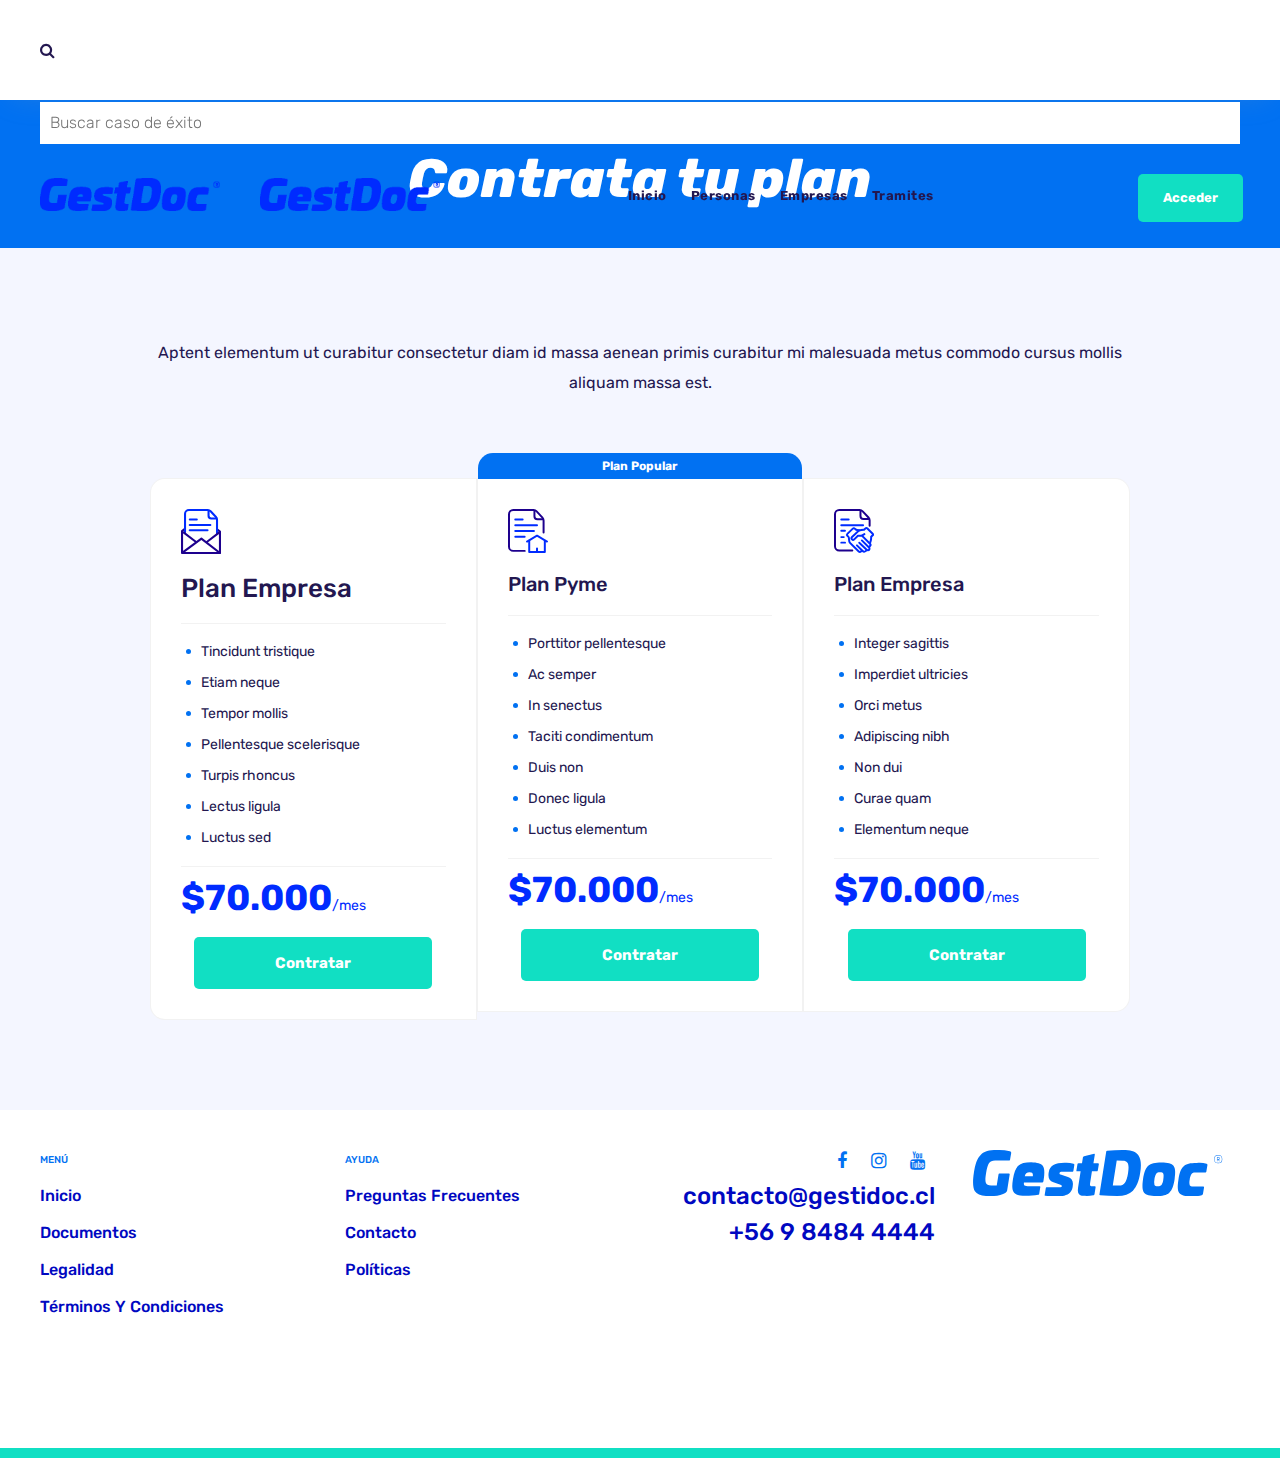
<file: planes.html>
<!DOCTYPE html>
<html lang="es">
  <head>
    <title>Gestdoc</title>
    <meta charset="UTF-8">
    <link href="img/favicon.png" rel="shortcut icon">
    <link rel="stylesheet" href="https://fonts.googleapis.com/css2?family=Material+Symbols+Rounded:opsz,wght,FILL,GRAD@48,400,0,0">
    <meta name="viewport" content="width=device-width, initial-scale=1, maximum-scale=1">
    <link href="css/main.css?v=89441" rel="stylesheet" type="text/css">
    <script src="js/main.js?v=89441" type="text/javascript"></script>
    <!-- Meta tags facebook-->
    <meta property="og:title" content="#">
    <meta property="og:description" content="#">
    <meta property="og:image" content="#">
    <!-- Meta tags twitter cards-->
    <meta name="twitter:card" content="summary_large_image">
    <meta name="twitter:title" content="#">
    <meta name="twitter:description" content="#">
    <meta name="twitter:image" content="#">
    <link href="https://fonts.googleapis.com/css2?family=Rubik:ital,wght@0,400;0,500;0,600;0,800;0,900;1,400;1,700&amp;display=swap" rel="stylesheet">
    <link href="https://fonts.googleapis.com" rel="preconnect">
    <link href="https://fonts.gstatic.com" rel="preconnect" crossorigin>
    <!--[if lt IE 9]> <script src="http://html5shiv.googlecode.com/svn/trunk/html5.js"></script> <![endif]-->
    <script src="js/selectpower.js"></script>
    <script src="gestdocRequest.js"></script>
  </head>
  <body>
    <header>
      <div class="header__primary">
        <div class="header__wrap">
          <div class="header__search">
            <form action="search.html" method="get"><span class="fa fa-search"></span>
              <input type="text" name="s" placeholder="Buscar caso de éxito">
            </form>
          </div>
          <div class="header__inner">
            <div class="header__logo header__logo--color"><a href="index.html"><img src="./img/logos/logo-gestdoc.png"></a></div>
            <div class="header__logo header__logo--white"><a href="index.html"><img src="./img/logos/logo-gestdoc.png"></a></div>
            <div class="header__nav">
              <div class="header__nav__bg"></div>
              <div class="header__nav__nav">
                <div class="header__nav__close">
                  <div></div>
                  <div></div>
                </div>
                <div class="header__nav__back">
                  <div></div>
                  <div></div>
                  <div></div>
                </div>
                <nav>
                  <ul>
                    <li><a href="index.html">Inicio</a></li>
                    <li><a href="persons.html">Personas</a></li>
                    <li><a href="businesses.html">Empresas</a></li>
                    <li><a href="docs.html">Tramites</a></li>
                  </ul>
                </nav>
              </div>
            </div>
            <div class="header__right">
              <div class="header__item header__item--search--mobile">
                <!--span.fa.fa-search-->
              </div>
              <div class="header__item header__item--button"><a href="#" target="_blank" class="btn">Acceder</a></div>
              <div class="header__item header__item--ham">
                <div class="header__ham"><span></span><span></span><span></span></div>
              </div>
            </div>
          </div>
        </div>
      </div>
    </header>
    <div id="sections">
      <section class="section--header">
        <div class="section__wrap section__wrap--header">
          <div class="section__body">
            <h1 class="section__title">Contrata tu plan</h1>
          </div>
        </div>
      </section>
      <section class="section--plans">
        <div class="section__wrap section--md">
          <div class="section__header">
            <p class="section__description">Aptent elementum ut curabitur consectetur diam id massa aenean primis curabitur mi malesuada metus commodo cursus mollis aliquam massa est.
            </p>
          </div>
          <div class="section__body">
            <div class="cols cols--0 cols--scroll">
              <div class="col-md-4">
                <article class="article--plan">
                  <div class="article__header">
                    <div class="article__icon"><img src="img/icons/4.svg"></div>
                    <h3 class="article__title">Plan Empresa</h3>
                  </div>
                  <div class="article__body">
                    <ul>
                      <li>Tincidunt tristique
                      </li>
                      <li>Etiam neque
                      </li>
                      <li>Tempor mollis
                      </li>
                      <li>Pellentesque scelerisque
                      </li>
                      <li>Turpis rhoncus
                      </li>
                      <li>Lectus ligula
                      </li>
                      <li>Luctus sed
                      </li>
                    </ul>
                  </div>
                  <div class="article__footer"> 
                    <div class="article__price"><span class="article__price">$70.000</span><span class="article__month">/mes</span></div><a href="#" class="btn btn--plan">Contratar</a>
                  </div>
                </article>
              </div>
              <div class="col-md-4">
                <article class="article--plan article--plan--grow">
                  <div class="article__tag">Plan Popular</div>
                  <div class="article__header">
                    <div class="article__icon"><img src="img/icons/2.svg"></div>
                    <h3 class="h4 article__title">Plan Pyme</h3>
                  </div>
                  <div class="article__body">
                    <ul>
                      <li>Porttitor pellentesque
                      </li>
                      <li>Ac semper
                      </li>
                      <li>In senectus
                      </li>
                      <li>Taciti condimentum
                      </li>
                      <li>Duis non
                      </li>
                      <li>Donec ligula
                      </li>
                      <li>Luctus elementum
                      </li>
                    </ul>
                  </div>
                  <div class="article__footer"> 
                    <div class="article__price"><span class="article__price">$70.000</span><span class="article__month">/mes</span></div><a href="#" class="btn btn--plan">Contratar</a>
                  </div>
                </article>
              </div>
              <div class="col-md-4">
                <article class="article--plan">
                  <div class="article__header">
                    <div class="article__icon"><img src="img/icons/3.svg"></div>
                    <h3 class="h4 article__title">Plan Empresa</h3>
                  </div>
                  <div class="article__body">
                    <ul>
                      <li>Integer sagittis
                      </li>
                      <li>Imperdiet ultricies
                      </li>
                      <li>Orci metus
                      </li>
                      <li>Adipiscing nibh
                      </li>
                      <li>Non dui
                      </li>
                      <li>Curae quam
                      </li>
                      <li>Elementum neque
                      </li>
                    </ul>
                  </div>
                  <div class="article__footer"> 
                    <div class="article__price"><span class="article__price">$70.000</span><span class="article__month">/mes</span></div><a href="#" class="btn btn--plan">Contratar</a>
                  </div>
                </article>
              </div>
            </div>
          </div>
        </div>
      </section>
      <div class="login">
        <div class="login__back"></div>
        <div class="login__front login__front--login">
          <div class="login__box">
            <div class="login__icon"><img src="img/icons/logo-gestdoc.png"></div>
            <div class="login__form">
              <form class="form">
                <div class="form__element">
                  <div class="form__input">
                    <input type="email" placeholder="Mail">
                  </div>
                </div>
                <div class="form__element">
                  <div class="form__input">
                    <input type="password" placeholder="Clave">
                    <button class="btn">Entrar</button>
                  </div>
                </div>
                <div class="form__element form__element--center">
                  <label>
                    <input type="checkbox" name="#" value="#">Mantener mi sesión
                  </label>
                </div>
              </form>
            </div>
            <div class="login__footer"><a href="#" class="btn btn--link">Olvide mi contraseña</a><a href="#" class="btn btn--link">Registrarme</a></div>
            <p class="login__description">Porttitor venenatis libero etiam quam conubia donec primis magna libero. Id himenaeos aliquam vitae pulvinar netus condimentum fusce libero senectus scelerisque mauris justo lacinia viverra.
            </p>
          </div>
        </div>
        <div class="login__front login__front--register">
          <div class="login__box">
            <div class="login__icon"><img src="img/icons/logo-gestdoc.png"></div>
            <div class="login__form">
              <form class="form">
                <div class="form__element">
                  <div class="form__input">
                    <input type="email" placeholder="Mail">
                  </div>
                </div>
                <div class="form__element">
                  <div class="form__input">
                    <input type="password" placeholder="Clave">
                    <button class="btn">Registrar</button>
                  </div>
                </div>
                <div class="form__element form__element--center">
                  <label>
                    <input type="checkbox" name="#" value="#">Acepto los términos y condiciones
                  </label>
                </div>
              </form>
            </div>
            <div class="login__footer"><a href="#" class="btn btn--link">Olvide mi contraseña</a><a href="#" class="btn btn--link">Ingresar</a></div>
            <p class="login__description">Luctus purus porttitor pretium magna congue curabitur aenean lobortis gravida. Ante mollis ullamcorper nam viverra fringilla dictum nisi magna himenaeos ullamcorper proin sed aliquet luctus.
            </p>
          </div>
        </div>
      </div>
    </div>
    <footer>
      <div class="footer__wrap">
        <div class="cols">
          <div class="col-xs-6 col-md-3">
            <div class="footer__links">
              <ul>
                <li class="footer__links__title">Menú</li>
                <li><a href="#">Inicio</a></li>
                <li><a href="#">Documentos</a></li>
                <li><a href="#">Legalidad</a></li>
                <li><a href="#">Términos y condiciones</a></li>
              </ul>
            </div>
          </div>
          <div class="col-xs-6 col-md-3">
            <div class="footer__links">
              <ul>
                <li class="footer__links__title">Ayuda</li>
                <li><a href="faq.html">Preguntas frecuentes</a></li>
                <li><a href="#">Contacto</a></li>
                <li><a href="#">Políticas</a></li>
              </ul>
            </div>
          </div>
          <div class="col-xs-12 col-md-3">
            <div class="footer__info">
              <div class="footer__socials">
                <ul>
                  <li> <a href="#"><span class="fa fa-facebook"></span></a></li>
                  <li> <a href="#"><span class="fa fa-instagram"></span></a></li>
                  <li> <a href="#"><span class="fa fa-youtube"></span></a></li>
                </ul>
              </div>
              <p class="footer__description">contacto@gestidoc.cl</p>
              <p class="footer__description">+56 9 8484 4444</p>
            </div>
          </div>
          <div class="col-xs-12 col-md-3">
            <div class="footer__copyright">
              <div class="footer__logo"><img src="img/icons/logo-gestdoc-blue.svg"></div>
            </div>
          </div>
          <!--.col-md-12 
          .footer__copyright   
          .footer__description Todos los derechos reservados Gestdoc S.A 2020. Huerfanos 1120 of 1408, Santiago, CHile
          -->
        </div>
      </div>
    </footer>
  </body>
</html>
</file>
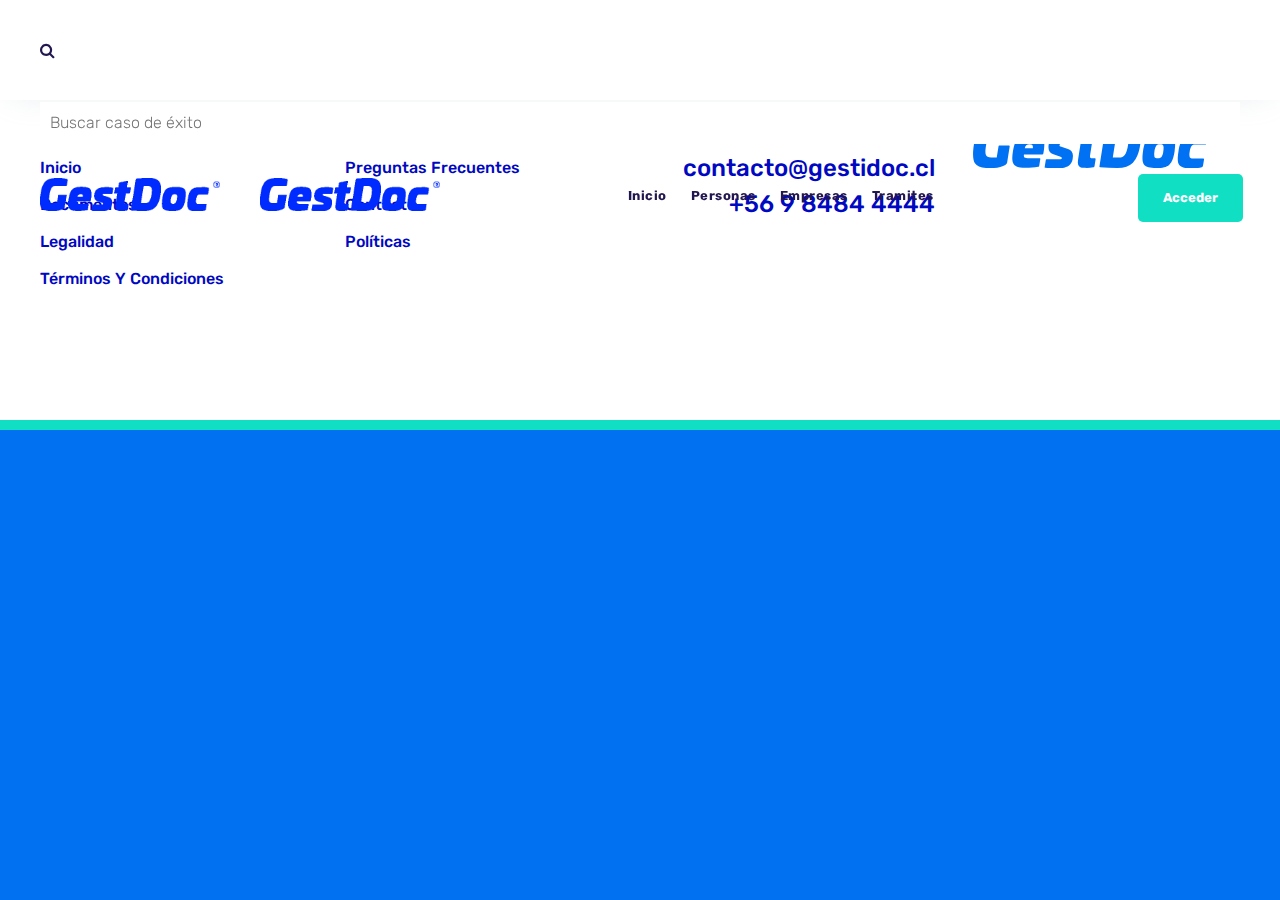
<file: register.html>
<!DOCTYPE html>
<html lang="es">
  <head>
    <title>Gestdoc</title>
    <meta charset="UTF-8">
    <link href="img/favicon.png" rel="shortcut icon">
    <link rel="stylesheet" href="https://fonts.googleapis.com/css2?family=Material+Symbols+Rounded:opsz,wght,FILL,GRAD@48,400,0,0">
    <meta name="viewport" content="width=device-width, initial-scale=1, maximum-scale=1">
    <link href="css/main.css?v=22270" rel="stylesheet" type="text/css">
    <script src="js/main.js?v=22270" type="text/javascript"></script>
    <!-- Meta tags facebook-->
    <meta property="og:title" content="#">
    <meta property="og:description" content="#">
    <meta property="og:image" content="#">
    <!-- Meta tags twitter cards-->
    <meta name="twitter:card" content="summary_large_image">
    <meta name="twitter:title" content="#">
    <meta name="twitter:description" content="#">
    <meta name="twitter:image" content="#">
    <link href="https://fonts.googleapis.com/css2?family=Rubik:ital,wght@0,400;0,500;0,600;0,800;0,900;1,400;1,700&amp;display=swap" rel="stylesheet">
    <link href="https://fonts.googleapis.com" rel="preconnect">
    <link href="https://fonts.gstatic.com" rel="preconnect" crossorigin>
    <!--[if lt IE 9]> <script src="http://html5shiv.googlecode.com/svn/trunk/html5.js"></script> <![endif]-->
    <script src="js/selectpower.js"></script>
    <script src="gestdocRequest.js"></script>
  </head>
  <body>
    <header>
      <div class="header__primary">
        <div class="header__wrap">
          <div class="header__search">
            <form action="search.html" method="get"><span class="fa fa-search"></span>
              <input type="text" name="s" placeholder="Buscar caso de éxito">
            </form>
          </div>
          <div class="header__inner">
            <div class="header__logo header__logo--color"><a href="index.html"><img src="./img/logos/logo-gestdoc.png"></a></div>
            <div class="header__logo header__logo--white"><a href="index.html"><img src="./img/logos/logo-gestdoc.png"></a></div>
            <div class="header__nav">
              <div class="header__nav__bg"></div>
              <div class="header__nav__nav">
                <div class="header__nav__close">
                  <div></div>
                  <div></div>
                </div>
                <div class="header__nav__back">
                  <div></div>
                  <div></div>
                  <div></div>
                </div>
                <nav>
                  <ul>
                    <li><a href="index.html">Inicio</a></li>
                    <li><a href="persons.html">Personas</a></li>
                    <li><a href="businesses.html">Empresas</a></li>
                    <li><a href="docs.html">Tramites</a></li>
                  </ul>
                </nav>
              </div>
            </div>
            <div class="header__right">
              <div class="header__item header__item--search--mobile">
                <!--span.fa.fa-search-->
              </div>
              <div class="header__item header__item--button"><a href="#" target="_blank" class="btn">Acceder</a></div>
              <div class="header__item header__item--ham">
                <div class="header__ham"><span></span><span></span><span></span></div>
              </div>
            </div>
          </div>
        </div>
      </div>
    </header>
    <div id="sections">
      <section class="section--register">
        <div class="section__wrap">
          <div class="section__body">
            <div class="section__form">
              <input>
            </div>
          </div>
        </div>
      </section>
      <div class="login">
        <div class="login__back"></div>
        <div class="login__front login__front--login">
          <div class="login__box">
            <div class="login__icon"><img src="img/icons/logo-gestdoc.png"></div>
            <div class="login__form">
              <form class="form">
                <div class="form__element">
                  <div class="form__input">
                    <input type="email" placeholder="Mail">
                  </div>
                </div>
                <div class="form__element">
                  <div class="form__input">
                    <input type="password" placeholder="Clave">
                    <button class="btn">Entrar</button>
                  </div>
                </div>
                <div class="form__element form__element--center">
                  <label>
                    <input type="checkbox" name="#" value="#">Mantener mi sesión
                  </label>
                </div>
              </form>
            </div>
            <div class="login__footer"><a href="#" class="btn btn--link">Olvide mi contraseña</a><a href="#" class="btn btn--link">Registrarme</a></div>
            <p class="login__description">Morbi laoreet taciti ultricies ultrices velit malesuada lobortis hendrerit dictum. Morbi a velit ante phasellus pharetra quisque lacinia arcu sociosqu habitasse vehicula augue odio quis.
            </p>
          </div>
        </div>
        <div class="login__front login__front--register">
          <div class="login__box">
            <div class="login__icon"><img src="img/icons/logo-gestdoc.png"></div>
            <div class="login__form">
              <form class="form">
                <div class="form__element">
                  <div class="form__input">
                    <input type="email" placeholder="Mail">
                  </div>
                </div>
                <div class="form__element">
                  <div class="form__input">
                    <input type="password" placeholder="Clave">
                    <button class="btn">Registrar</button>
                  </div>
                </div>
                <div class="form__element form__element--center">
                  <label>
                    <input type="checkbox" name="#" value="#">Acepto los términos y condiciones
                  </label>
                </div>
              </form>
            </div>
            <div class="login__footer"><a href="#" class="btn btn--link">Olvide mi contraseña</a><a href="#" class="btn btn--link">Ingresar</a></div>
            <p class="login__description">Fames egestas elementum duis colus vehicula purus lacinia tempus sed. Ornare condimentum habitant pretium colus quis aenean purus habitant integer iaculis orci eleifend mi molestie.
            </p>
          </div>
        </div>
      </div>
    </div>
    <footer>
      <div class="footer__wrap">
        <div class="cols">
          <div class="col-xs-6 col-md-3">
            <div class="footer__links">
              <ul>
                <li class="footer__links__title">Menú</li>
                <li><a href="#">Inicio</a></li>
                <li><a href="#">Documentos</a></li>
                <li><a href="#">Legalidad</a></li>
                <li><a href="#">Términos y condiciones</a></li>
              </ul>
            </div>
          </div>
          <div class="col-xs-6 col-md-3">
            <div class="footer__links">
              <ul>
                <li class="footer__links__title">Ayuda</li>
                <li><a href="faq.html">Preguntas frecuentes</a></li>
                <li><a href="#">Contacto</a></li>
                <li><a href="#">Políticas</a></li>
              </ul>
            </div>
          </div>
          <div class="col-xs-12 col-md-3">
            <div class="footer__info">
              <div class="footer__socials">
                <ul>
                  <li> <a href="#"><span class="fa fa-facebook"></span></a></li>
                  <li> <a href="#"><span class="fa fa-instagram"></span></a></li>
                  <li> <a href="#"><span class="fa fa-youtube"></span></a></li>
                </ul>
              </div>
              <p class="footer__description">contacto@gestidoc.cl</p>
              <p class="footer__description">+56 9 8484 4444</p>
            </div>
          </div>
          <div class="col-xs-12 col-md-3">
            <div class="footer__copyright">
              <div class="footer__logo"><img src="img/icons/logo-gestdoc-blue.svg"></div>
            </div>
          </div>
          <!--.col-md-12 
          .footer__copyright   
          .footer__description Todos los derechos reservados Gestdoc S.A 2020. Huerfanos 1120 of 1408, Santiago, CHile
          -->
        </div>
      </div>
    </footer>
  </body>
</html>
</file>
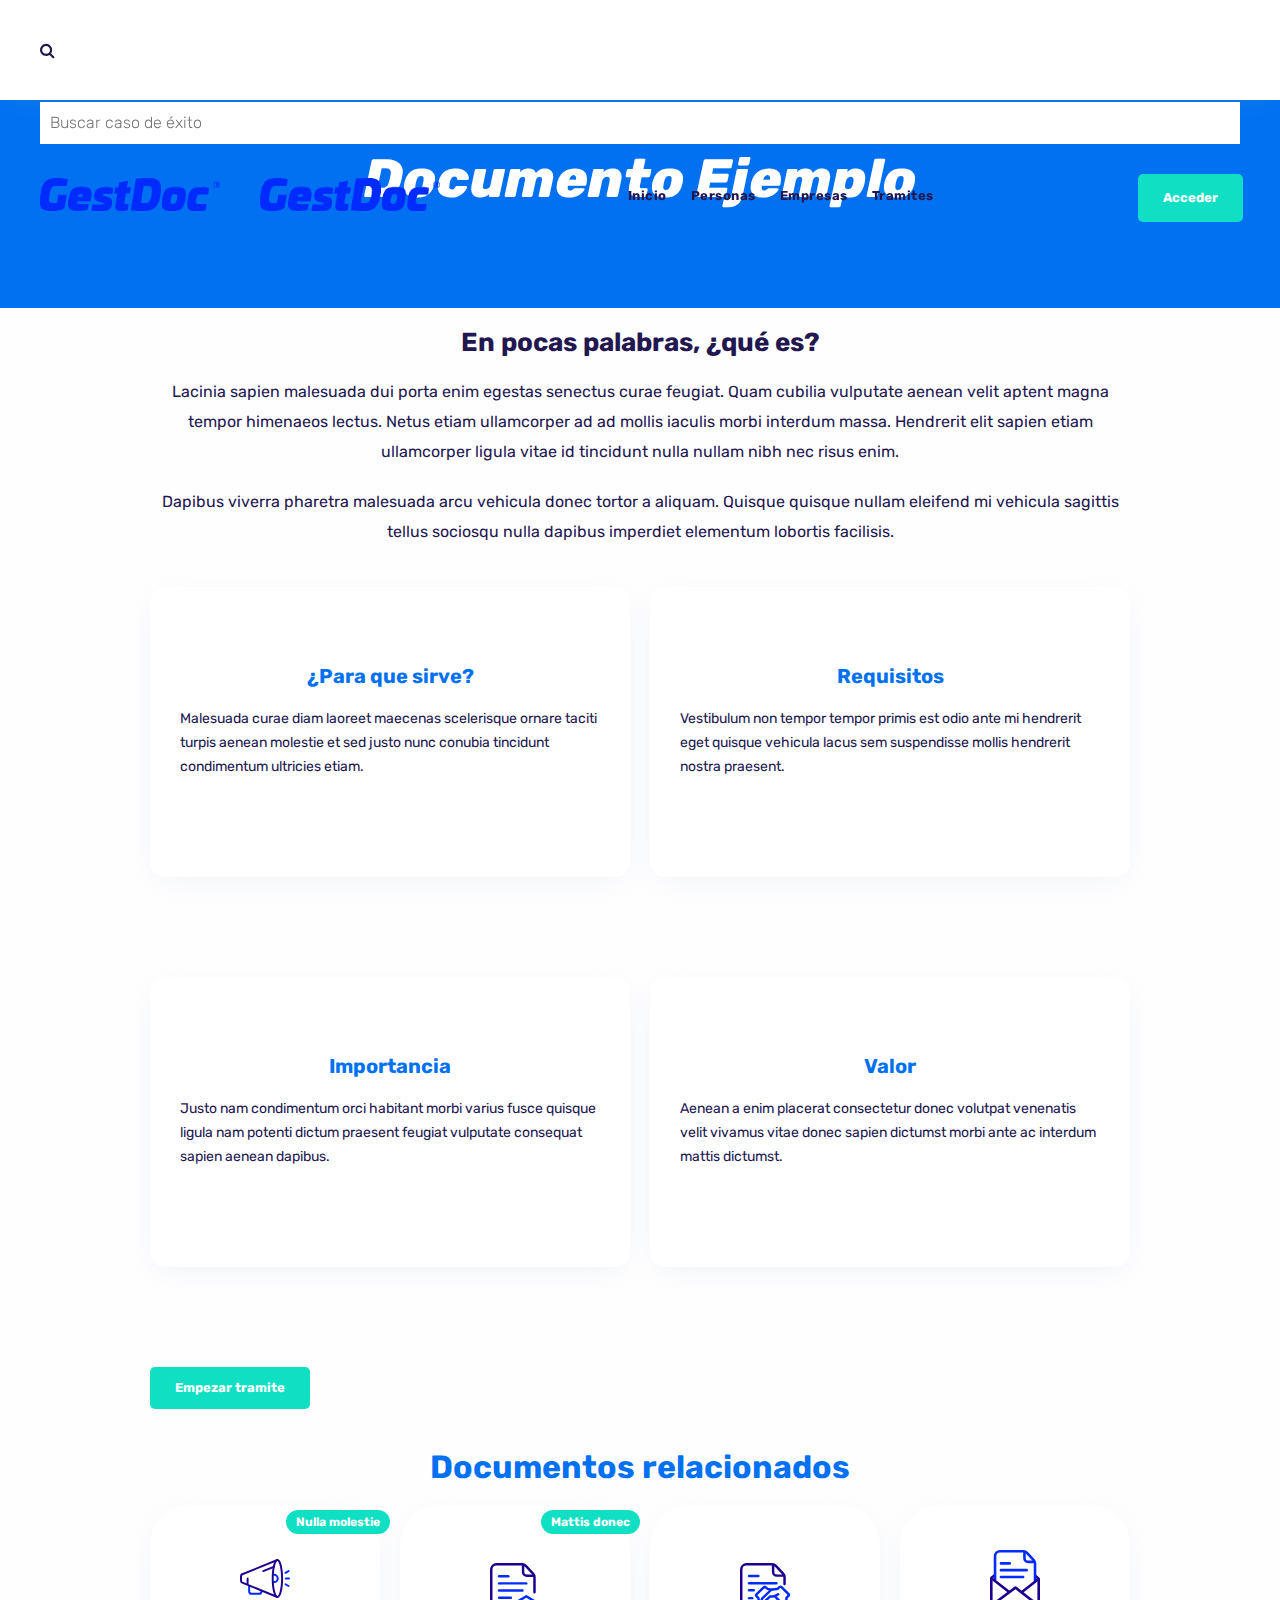
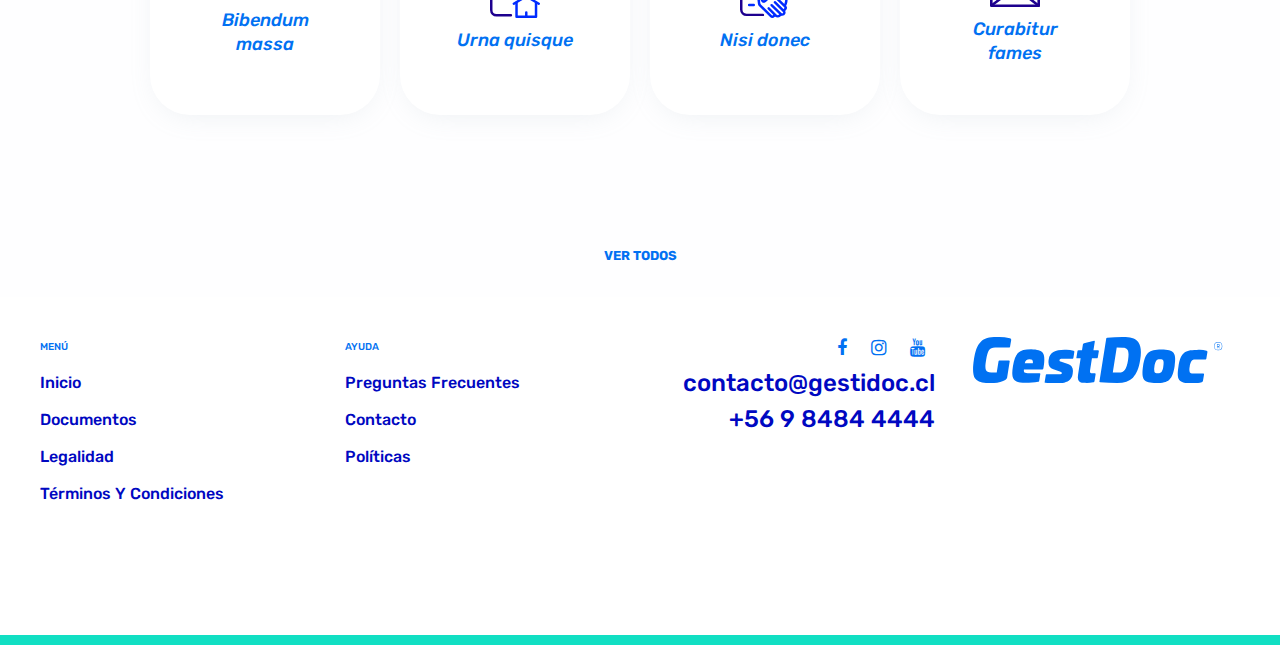
<file: single-doc.html>
<!DOCTYPE html>
<html lang="es">
  <head>
    <title>Gestdoc</title>
    <meta charset="UTF-8">
    <link href="img/favicon.png" rel="shortcut icon">
    <link rel="stylesheet" href="https://fonts.googleapis.com/css2?family=Material+Symbols+Rounded:opsz,wght,FILL,GRAD@48,400,0,0">
    <meta name="viewport" content="width=device-width, initial-scale=1, maximum-scale=1">
    <link href="css/main.css?v=4592" rel="stylesheet" type="text/css">
    <script src="js/main.js?v=4592" type="text/javascript"></script>
    <!-- Meta tags facebook-->
    <meta property="og:title" content="#">
    <meta property="og:description" content="#">
    <meta property="og:image" content="#">
    <!-- Meta tags twitter cards-->
    <meta name="twitter:card" content="summary_large_image">
    <meta name="twitter:title" content="#">
    <meta name="twitter:description" content="#">
    <meta name="twitter:image" content="#">
    <link href="https://fonts.googleapis.com/css2?family=Rubik:ital,wght@0,400;0,500;0,600;0,800;0,900;1,400;1,700&amp;display=swap" rel="stylesheet">
    <link href="https://fonts.googleapis.com" rel="preconnect">
    <link href="https://fonts.gstatic.com" rel="preconnect" crossorigin>
    <!--[if lt IE 9]> <script src="http://html5shiv.googlecode.com/svn/trunk/html5.js"></script> <![endif]-->
    <script src="js/selectpower.js"></script>
    <script src="gestdocRequest.js"></script>
  </head>
  <body>
    <header>
      <div class="header__primary">
        <div class="header__wrap">
          <div class="header__search">
            <form action="search.html" method="get"><span class="fa fa-search"></span>
              <input type="text" name="s" placeholder="Buscar caso de éxito">
            </form>
          </div>
          <div class="header__inner">
            <div class="header__logo header__logo--color"><a href="index.html"><img src="./img/logos/logo-gestdoc.png"></a></div>
            <div class="header__logo header__logo--white"><a href="index.html"><img src="./img/logos/logo-gestdoc.png"></a></div>
            <div class="header__nav">
              <div class="header__nav__bg"></div>
              <div class="header__nav__nav">
                <div class="header__nav__close">
                  <div></div>
                  <div></div>
                </div>
                <div class="header__nav__back">
                  <div></div>
                  <div></div>
                  <div></div>
                </div>
                <nav>
                  <ul>
                    <li><a href="index.html">Inicio</a></li>
                    <li><a href="persons.html">Personas</a></li>
                    <li><a href="businesses.html">Empresas</a></li>
                    <li><a href="docs.html">Tramites</a></li>
                  </ul>
                </nav>
              </div>
            </div>
            <div class="header__right">
              <div class="header__item header__item--search--mobile">
                <!--span.fa.fa-search-->
              </div>
              <div class="header__item header__item--button"><a href="#" target="_blank" class="btn">Acceder</a></div>
              <div class="header__item header__item--ham">
                <div class="header__ham"><span></span><span></span><span></span></div>
              </div>
            </div>
          </div>
        </div>
      </div>
    </header>
    <div id="sections">
      <section class="section--header">
        <div class="section__wrap section__wrap--header-doc">
          <div class="section__body">
            <h1 class="section__title"><span>Documento</span> Ejemplo</h1>
          </div>
        </div>
      </section>
      <section class="section--singledoc">
        <div class="section__wrap section--md">
          <div class="section__body">
            <div class="section__content section--center">
              <h3 class="section__title">En pocas palabras, ¿qué es?</h3>
              <p class="section__description">Lacinia sapien malesuada dui porta enim egestas senectus curae feugiat. Quam cubilia vulputate aenean velit aptent magna tempor himenaeos lectus. Netus etiam ullamcorper ad ad mollis iaculis morbi interdum massa. Hendrerit elit sapien etiam ullamcorper ligula vitae id tincidunt nulla nullam nibh nec risus enim.
              </p>
              <p class="section__description">Dapibus viverra pharetra malesuada arcu vehicula donec tortor a aliquam. Quisque quisque nullam eleifend mi vehicula sagittis tellus sociosqu nulla dapibus imperdiet elementum lobortis facilisis.
              </p>
            </div>
            <div class="section__boxs">
              <div class="cols">
                <div class="col-md-6">
                  <div class="section__box">
                    <h4 class="section__title">¿Para que sirve?</h4>
                    <p class="section__description">Malesuada curae diam laoreet maecenas scelerisque ornare taciti turpis aenean molestie et sed justo nunc conubia tincidunt condimentum ultricies etiam.
                    </p>
                  </div>
                </div>
                <div class="col-md-6">
                  <div class="section__box">
                    <h4 class="section__title">Requisitos</h4>
                    <p class="section__description">Vestibulum non tempor tempor primis est odio ante mi hendrerit eget quisque vehicula lacus sem suspendisse mollis hendrerit nostra praesent.
                    </p>
                  </div>
                </div>
                <div class="col-md-6">
                  <div class="section__box">
                    <h4 class="section__title">Importancia</h4>
                    <p class="section__description">Justo nam condimentum orci habitant morbi varius fusce quisque ligula nam potenti dictum praesent feugiat vulputate consequat sapien aenean dapibus.
                    </p>
                  </div>
                </div>
                <div class="col-md-6">
                  <div class="section__box">
                    <h4 class="section__title">Valor</h4>
                    <p class="section__description">Aenean a enim placerat consectetur donec volutpat venenatis velit vivamus vitae donec sapien dictumst morbi ante ac interdum mattis dictumst.
                    </p>
                  </div>
                </div>
              </div>
            </div>
            <div class="section__button"><a href="#" class="btn">Empezar tramite</a></div>
          </div>
        </div>
      </section>
      <section class="section--fast">
        <div class="section__wrap section--md">
          <div class="section__header">
            <h3 class="h2 section__title">Documentos relacionados</h3>
          </div>
          <div class="section__body">
            <div class="cols cols--scroll">
              <div class="col-md-3">
                <article class="article--fast">
                  <div class="article__tag">Nulla molestie
                  </div>
                  <div class="article__icon"><img src="img/icons/1.svg"></div>
                  <div class="article__body">
                    <h5 class="article__title"><a href="#">Bibendum massa</a></h5>
                  </div>
                </article>
              </div>
              <div class="col-md-3">
                <article class="article--fast">
                  <div class="article__tag">Mattis donec
                  </div>
                  <div class="article__icon"><img src="img/icons/2.svg"></div>
                  <div class="article__body">
                    <h5 class="article__title"><a href="#">Urna quisque</a></h5>
                  </div>
                </article>
              </div>
              <div class="col-md-3">
                <article class="article--fast">
                  <div class="article__icon"><img src="img/icons/3.svg"></div>
                  <div class="article__body">
                    <h5 class="article__title"><a href="#">Nisi donec</a></h5>
                  </div>
                </article>
              </div>
              <div class="col-md-3">
                <article class="article--fast">
                  <div class="article__icon"><img src="img/icons/4.svg"></div>
                  <div class="article__body">
                    <h5 class="article__title"><a href="#">Curabitur fames</a></h5>
                  </div>
                </article>
              </div>
            </div>
          </div>
          <div class="section__footer"><a href="#" class="btn btn--link">Ver todos</a></div>
        </div>
      </section>
      <div class="login">
        <div class="login__back"></div>
        <div class="login__front login__front--login">
          <div class="login__box">
            <div class="login__icon"><img src="img/icons/logo-gestdoc.png"></div>
            <div class="login__form">
              <form class="form">
                <div class="form__element">
                  <div class="form__input">
                    <input type="email" placeholder="Mail">
                  </div>
                </div>
                <div class="form__element">
                  <div class="form__input">
                    <input type="password" placeholder="Clave">
                    <button class="btn">Entrar</button>
                  </div>
                </div>
                <div class="form__element form__element--center">
                  <label>
                    <input type="checkbox" name="#" value="#">Mantener mi sesión
                  </label>
                </div>
              </form>
            </div>
            <div class="login__footer"><a href="#" class="btn btn--link">Olvide mi contraseña</a><a href="#" class="btn btn--link">Registrarme</a></div>
            <p class="login__description">Fames in congue lacus libero nisl aliquet pellentesque quisque feugiat. Torquent ante curabitur sociosqu mi varius inceptos inceptos rutrum quisque pulvinar himenaeos fermentum porta etiam.
            </p>
          </div>
        </div>
        <div class="login__front login__front--register">
          <div class="login__box">
            <div class="login__icon"><img src="img/icons/logo-gestdoc.png"></div>
            <div class="login__form">
              <form class="form">
                <div class="form__element">
                  <div class="form__input">
                    <input type="email" placeholder="Mail">
                  </div>
                </div>
                <div class="form__element">
                  <div class="form__input">
                    <input type="password" placeholder="Clave">
                    <button class="btn">Registrar</button>
                  </div>
                </div>
                <div class="form__element form__element--center">
                  <label>
                    <input type="checkbox" name="#" value="#">Acepto los términos y condiciones
                  </label>
                </div>
              </form>
            </div>
            <div class="login__footer"><a href="#" class="btn btn--link">Olvide mi contraseña</a><a href="#" class="btn btn--link">Ingresar</a></div>
            <p class="login__description">Tortor commodo aliquet erat duis et quisque augue netus nulla. Per id conubia iaculis curae fringilla dictumst felis quisque aptent ante est himenaeos arcu malesuada.
            </p>
          </div>
        </div>
      </div>
    </div>
    <footer>
      <div class="footer__wrap">
        <div class="cols">
          <div class="col-xs-6 col-md-3">
            <div class="footer__links">
              <ul>
                <li class="footer__links__title">Menú</li>
                <li><a href="#">Inicio</a></li>
                <li><a href="#">Documentos</a></li>
                <li><a href="#">Legalidad</a></li>
                <li><a href="#">Términos y condiciones</a></li>
              </ul>
            </div>
          </div>
          <div class="col-xs-6 col-md-3">
            <div class="footer__links">
              <ul>
                <li class="footer__links__title">Ayuda</li>
                <li><a href="faq.html">Preguntas frecuentes</a></li>
                <li><a href="#">Contacto</a></li>
                <li><a href="#">Políticas</a></li>
              </ul>
            </div>
          </div>
          <div class="col-xs-12 col-md-3">
            <div class="footer__info">
              <div class="footer__socials">
                <ul>
                  <li> <a href="#"><span class="fa fa-facebook"></span></a></li>
                  <li> <a href="#"><span class="fa fa-instagram"></span></a></li>
                  <li> <a href="#"><span class="fa fa-youtube"></span></a></li>
                </ul>
              </div>
              <p class="footer__description">contacto@gestidoc.cl</p>
              <p class="footer__description">+56 9 8484 4444</p>
            </div>
          </div>
          <div class="col-xs-12 col-md-3">
            <div class="footer__copyright">
              <div class="footer__logo"><img src="img/icons/logo-gestdoc-blue.svg"></div>
            </div>
          </div>
          <!--.col-md-12 
          .footer__copyright   
          .footer__description Todos los derechos reservados Gestdoc S.A 2020. Huerfanos 1120 of 1408, Santiago, CHile
          -->
        </div>
      </div>
    </footer>
  </body>
</html>
</file>
<file: css/main.css>
.clearfix:after,.clearfix:before{content:" ";display:table}.clearfix:after{clear:both}.pull-right{float:right!important}.pull-left{float:left!important}.hide{display:none!important}.show{display:block!important}.invisible{visibility:hidden}.hidden{display:none!important}.affix{position:fixed}*,.cols>div{-moz-box-sizing:border-box;box-sizing:border-box}*{margin:0;padding:0;border:0;outline:0}body{-webkit-font-smoothing:antialiased;background:#0171f2}body,button,input,select,textarea{font-family:'Rubik',sans-serif;font-size:16px;line-height:22px;color:#000}a,button,input,select,textarea{transition:.2s ease}a{color:#0171f2;text-decoration:none}a.a-classic{text-decoration:underline}a:hover,button:hover,input[type=checkbox]:hover,input[type=radio]:hover,label:hover,select:hover{cursor:pointer}.h1,.h2,.h3,.h4,.h5,h1,h2,h3,h4,h5{margin-bottom:20px;font-family:'Rubik',sans-serif;font-weight:700}p{margin-bottom:20px}.h1,h1{font-size:32px;line-height:36px}@media (min-width:960px){.h1,h1{font-size:50px;line-height:56px}}.h2,h2{font-size:26px;line-height:29px}@media (min-width:720px){.h2,h2{font-size:32px;line-height:36px}}.h3,h3{font-size:20px;line-height:22px}@media (min-width:480px){.h3,h3{font-size:26px;line-height:29px}}.h4,h4{font-size:16px;line-height:22px}@media (min-width:480px){.h4,h4{font-size:20px;line-height:22px}}.h5,h5{font-size:14px;line-height:16px}ol,ul{list-style-type:none}img{width:auto;height:auto;margin:0 auto}img,svg{display:block;max-width:100%}.material-symbols-rounded{color:#0171f2}.col-lg-1,.col-lg-10,.col-lg-11,.col-lg-12,.col-lg-2,.col-lg-3,.col-lg-4,.col-lg-5,.col-lg-6,.col-lg-7,.col-lg-8,.col-lg-9,.col-md-1,.col-md-10,.col-md-11,.col-md-12,.col-md-2,.col-md-3,.col-md-4,.col-md-5,.col-md-6,.col-md-7,.col-md-8,.col-md-9,.col-sm-1,.col-sm-10,.col-sm-11,.col-sm-12,.col-sm-2,.col-sm-3,.col-sm-4,.col-sm-5,.col-sm-6,.col-sm-7,.col-sm-8,.col-sm-9,.col-xs-1,.col-xs-10,.col-xs-11,.col-xs-12,.col-xs-2,.col-xs-3,.col-xs-4,.col-xs-5,.col-xs-6,.col-xs-7,.col-xs-8,.col-xs-9{position:relative;min-height:1px;padding-left:10px;padding-right:10px}.cols,.row{margin-left:-10px;margin-right:-10px}.row:after,.row:before{content:" ";display:table}.row:after{clear:both}.cols.cols--0:after,.cols.cols--0:before,.cols:after,.cols:before{content:" ";display:table}.cols.cols--0:after,.cols:after{clear:both}.cols>div{margin-bottom:100px}.cols:last-child{margin-bottom:-20px}.cols.cols--0{margin-left:0;margin-right:0}.cols.cols--0>div{padding-left:0;padding-right:0;margin-bottom:0}.cols.cols--0:last-child{margin-bottom:0}.cols.cols--sm{margin-left:-5px;margin-right:-5px}.cols.cols--sm:after,.cols.cols--sm:before{content:" ";display:table}.cols.cols--sm:after{clear:both}.cols.cols--sm>div{padding-left:5px;padding-right:5px;margin-bottom:10px}.cols.cols--sm:last-child{margin-bottom:-10px}@media (max-width:720px){.cols.cols--scroll{overflow:auto;-webkit-overflow-scrolling:touch;white-space:nowrap;margin:0 -20px -20px;padding:0 20px 20px}.cols.cols--scroll>div{display:inline-block;vertical-align:top;width:300px;white-space:normal;margin:0}.cols.cols--scroll>div:last-child{margin-right:15px}.cols.cols--min{margin-left:-5px;margin-right:-5px}.cols.cols--min:after,.cols.cols--min:before{content:" ";display:table}.cols.cols--min:after{clear:both}.cols.cols--min>div{padding-left:5px;padding-right:5px;margin-bottom:10px}.cols.cols--min:last-child{margin-bottom:-10px}}@media (min-width:960px){.cols.cols--md{margin-left:-20px;margin-right:-20px}.cols.cols--md:after,.cols.cols--md:before{content:" ";display:table}.cols.cols--md:after{clear:both}.cols.cols--md>div{padding-left:20px;padding-right:20px;margin-bottom:40px}.cols.cols--md:last-child{margin-bottom:-40px}.cols.cols-gutter-2{margin-left:-20px;margin-right:-20px}.cols.cols-gutter-2:after,.cols.cols-gutter-2:before{content:" ";display:table}.cols.cols-gutter-2:after{clear:both}.cols.cols-gutter-2>div{padding-left:20px;padding-right:20px;margin-bottom:40px}.cols.cols-gutter-2:last-child{margin-bottom:-40px}}.cols .col-xs-p20{width:20%;float:left}@media (min-width:480px){.cols .col-sm-p20{width:20%;float:left}}@media (min-width:720px){.cols .col-md-p20{width:20%;float:left}}@media (min-width:960px){.cols .col-lg-p20{width:20%;float:left}}.cols .col-xs-p12{width:12.5%;float:left}@media (min-width:480px){.cols .col-sm-p12{width:12.5%;float:left}}@media (min-width:720px){.cols .col-md-p12{width:12.5%;float:left}}@media (min-width:960px){.cols .col-lg-p12{width:12.5%;float:left}}.col-xs-1,.col-xs-10,.col-xs-11,.col-xs-12,.col-xs-2,.col-xs-3,.col-xs-4,.col-xs-5,.col-xs-6,.col-xs-7,.col-xs-8,.col-xs-9{float:left}.col-xs-12{width:100%}.col-xs-11{width:91.66666666666666%}.col-xs-10{width:83.33333333333334%}.col-xs-9{width:75%}.col-xs-8{width:66.66666666666666%}.col-xs-7{width:58.333333333333336%}.col-xs-6{width:50%}.col-xs-5{width:41.66666666666667%}.col-xs-4{width:33.33333333333333%}.col-xs-3{width:25%}.col-xs-2{width:16.666666666666664%}.col-xs-1{width:8.333333333333332%}.col-xs-pull-12{right:100%}.col-xs-pull-11{right:91.66666666666666%}.col-xs-pull-10{right:83.33333333333334%}.col-xs-pull-9{right:75%}.col-xs-pull-8{right:66.66666666666666%}.col-xs-pull-7{right:58.333333333333336%}.col-xs-pull-6{right:50%}.col-xs-pull-5{right:41.66666666666667%}.col-xs-pull-4{right:33.33333333333333%}.col-xs-pull-3{right:25%}.col-xs-pull-2{right:16.666666666666664%}.col-xs-pull-1{right:8.333333333333332%}.col-xs-pull-0{right:auto}.col-xs-push-12{left:100%}.col-xs-push-11{left:91.66666666666666%}.col-xs-push-10{left:83.33333333333334%}.col-xs-push-9{left:75%}.col-xs-push-8{left:66.66666666666666%}.col-xs-push-7{left:58.333333333333336%}.col-xs-push-6{left:50%}.col-xs-push-5{left:41.66666666666667%}.col-xs-push-4{left:33.33333333333333%}.col-xs-push-3{left:25%}.col-xs-push-2{left:16.666666666666664%}.col-xs-push-1{left:8.333333333333332%}.col-xs-push-0{left:auto}.col-xs-offset-12{margin-left:100%}.col-xs-offset-11{margin-left:91.66666666666666%}.col-xs-offset-10{margin-left:83.33333333333334%}.col-xs-offset-9{margin-left:75%}.col-xs-offset-8{margin-left:66.66666666666666%}.col-xs-offset-7{margin-left:58.333333333333336%}.col-xs-offset-6{margin-left:50%}.col-xs-offset-5{margin-left:41.66666666666667%}.col-xs-offset-4{margin-left:33.33333333333333%}.col-xs-offset-3{margin-left:25%}.col-xs-offset-2{margin-left:16.666666666666664%}.col-xs-offset-1{margin-left:8.333333333333332%}.col-xs-offset-0{margin-left:0}@media (min-width:480px){.col-sm-1,.col-sm-10,.col-sm-11,.col-sm-12,.col-sm-2,.col-sm-3,.col-sm-4,.col-sm-5,.col-sm-6,.col-sm-7,.col-sm-8,.col-sm-9{float:left}.col-sm-12{width:100%}.col-sm-11{width:91.66666666666666%}.col-sm-10{width:83.33333333333334%}.col-sm-9{width:75%}.col-sm-8{width:66.66666666666666%}.col-sm-7{width:58.333333333333336%}.col-sm-6{width:50%}.col-sm-5{width:41.66666666666667%}.col-sm-4{width:33.33333333333333%}.col-sm-3{width:25%}.col-sm-2{width:16.666666666666664%}.col-sm-1{width:8.333333333333332%}.col-sm-pull-12{right:100%}.col-sm-pull-11{right:91.66666666666666%}.col-sm-pull-10{right:83.33333333333334%}.col-sm-pull-9{right:75%}.col-sm-pull-8{right:66.66666666666666%}.col-sm-pull-7{right:58.333333333333336%}.col-sm-pull-6{right:50%}.col-sm-pull-5{right:41.66666666666667%}.col-sm-pull-4{right:33.33333333333333%}.col-sm-pull-3{right:25%}.col-sm-pull-2{right:16.666666666666664%}.col-sm-pull-1{right:8.333333333333332%}.col-sm-pull-0{right:auto}.col-sm-push-12{left:100%}.col-sm-push-11{left:91.66666666666666%}.col-sm-push-10{left:83.33333333333334%}.col-sm-push-9{left:75%}.col-sm-push-8{left:66.66666666666666%}.col-sm-push-7{left:58.333333333333336%}.col-sm-push-6{left:50%}.col-sm-push-5{left:41.66666666666667%}.col-sm-push-4{left:33.33333333333333%}.col-sm-push-3{left:25%}.col-sm-push-2{left:16.666666666666664%}.col-sm-push-1{left:8.333333333333332%}.col-sm-push-0{left:auto}.col-sm-offset-12{margin-left:100%}.col-sm-offset-11{margin-left:91.66666666666666%}.col-sm-offset-10{margin-left:83.33333333333334%}.col-sm-offset-9{margin-left:75%}.col-sm-offset-8{margin-left:66.66666666666666%}.col-sm-offset-7{margin-left:58.333333333333336%}.col-sm-offset-6{margin-left:50%}.col-sm-offset-5{margin-left:41.66666666666667%}.col-sm-offset-4{margin-left:33.33333333333333%}.col-sm-offset-3{margin-left:25%}.col-sm-offset-2{margin-left:16.666666666666664%}.col-sm-offset-1{margin-left:8.333333333333332%}.col-sm-offset-0{margin-left:0}}@media (min-width:720px){.col-md-1,.col-md-10,.col-md-11,.col-md-12,.col-md-2,.col-md-3,.col-md-4,.col-md-5,.col-md-6,.col-md-7,.col-md-8,.col-md-9{float:left}.col-md-12{width:100%}.col-md-11{width:91.66666666666666%}.col-md-10{width:83.33333333333334%}.col-md-9{width:75%}.col-md-8{width:66.66666666666666%}.col-md-7{width:58.333333333333336%}.col-md-6{width:50%}.col-md-5{width:41.66666666666667%}.col-md-4{width:33.33333333333333%}.col-md-3{width:25%}.col-md-2{width:16.666666666666664%}.col-md-1{width:8.333333333333332%}.col-md-pull-12{right:100%}.col-md-pull-11{right:91.66666666666666%}.col-md-pull-10{right:83.33333333333334%}.col-md-pull-9{right:75%}.col-md-pull-8{right:66.66666666666666%}.col-md-pull-7{right:58.333333333333336%}.col-md-pull-6{right:50%}.col-md-pull-5{right:41.66666666666667%}.col-md-pull-4{right:33.33333333333333%}.col-md-pull-3{right:25%}.col-md-pull-2{right:16.666666666666664%}.col-md-pull-1{right:8.333333333333332%}.col-md-pull-0{right:auto}.col-md-push-12{left:100%}.col-md-push-11{left:91.66666666666666%}.col-md-push-10{left:83.33333333333334%}.col-md-push-9{left:75%}.col-md-push-8{left:66.66666666666666%}.col-md-push-7{left:58.333333333333336%}.col-md-push-6{left:50%}.col-md-push-5{left:41.66666666666667%}.col-md-push-4{left:33.33333333333333%}.col-md-push-3{left:25%}.col-md-push-2{left:16.666666666666664%}.col-md-push-1{left:8.333333333333332%}.col-md-push-0{left:auto}.col-md-offset-12{margin-left:100%}.col-md-offset-11{margin-left:91.66666666666666%}.col-md-offset-10{margin-left:83.33333333333334%}.col-md-offset-9{margin-left:75%}.col-md-offset-8{margin-left:66.66666666666666%}.col-md-offset-7{margin-left:58.333333333333336%}.col-md-offset-6{margin-left:50%}.col-md-offset-5{margin-left:41.66666666666667%}.col-md-offset-4{margin-left:33.33333333333333%}.col-md-offset-3{margin-left:25%}.col-md-offset-2{margin-left:16.666666666666664%}.col-md-offset-1{margin-left:8.333333333333332%}.col-md-offset-0{margin-left:0}}@media (min-width:960px){.col-lg-1,.col-lg-10,.col-lg-11,.col-lg-12,.col-lg-2,.col-lg-3,.col-lg-4,.col-lg-5,.col-lg-6,.col-lg-7,.col-lg-8,.col-lg-9{float:left}.col-lg-12{width:100%}.col-lg-11{width:91.66666666666666%}.col-lg-10{width:83.33333333333334%}.col-lg-9{width:75%}.col-lg-8{width:66.66666666666666%}.col-lg-7{width:58.333333333333336%}.col-lg-6{width:50%}.col-lg-5{width:41.66666666666667%}.col-lg-4{width:33.33333333333333%}.col-lg-3{width:25%}.col-lg-2{width:16.666666666666664%}.col-lg-1{width:8.333333333333332%}.col-lg-pull-12{right:100%}.col-lg-pull-11{right:91.66666666666666%}.col-lg-pull-10{right:83.33333333333334%}.col-lg-pull-9{right:75%}.col-lg-pull-8{right:66.66666666666666%}.col-lg-pull-7{right:58.333333333333336%}.col-lg-pull-6{right:50%}.col-lg-pull-5{right:41.66666666666667%}.col-lg-pull-4{right:33.33333333333333%}.col-lg-pull-3{right:25%}.col-lg-pull-2{right:16.666666666666664%}.col-lg-pull-1{right:8.333333333333332%}.col-lg-pull-0{right:auto}.col-lg-push-12{left:100%}.col-lg-push-11{left:91.66666666666666%}.col-lg-push-10{left:83.33333333333334%}.col-lg-push-9{left:75%}.col-lg-push-8{left:66.66666666666666%}.col-lg-push-7{left:58.333333333333336%}.col-lg-push-6{left:50%}.col-lg-push-5{left:41.66666666666667%}.col-lg-push-4{left:33.33333333333333%}.col-lg-push-3{left:25%}.col-lg-push-2{left:16.666666666666664%}.col-lg-push-1{left:8.333333333333332%}.col-lg-push-0{left:auto}.col-lg-offset-12{margin-left:100%}.col-lg-offset-11{margin-left:91.66666666666666%}.col-lg-offset-10{margin-left:83.33333333333334%}.col-lg-offset-9{margin-left:75%}.col-lg-offset-8{margin-left:66.66666666666666%}.col-lg-offset-7{margin-left:58.333333333333336%}.col-lg-offset-6{margin-left:50%}.col-lg-offset-5{margin-left:41.66666666666667%}.col-lg-offset-4{margin-left:33.33333333333333%}.col-lg-offset-3{margin-left:25%}.col-lg-offset-2{margin-left:16.666666666666664%}.col-lg-offset-1{margin-left:8.333333333333332%}.col-lg-offset-0{margin-left:0}}@-webkit-keyframes fadeIn{0%{opacity:0}}@keyframes fadeIn{0%{opacity:0}}@-webkit-keyframes fadeOut{to{opacity:0}}@keyframes fadeOut{to{opacity:0}}@-webkit-keyframes slideUp{0%{-webkit-transform:translateY(100%);transform:translateY(100%)}}@keyframes slideUp{0%{-webkit-transform:translateY(100%);transform:translateY(100%)}}@-webkit-keyframes slideFadeUp{0%{-webkit-transform:translateY(20px);transform:translateY(20px);opacity:0}}@keyframes slideFadeUp{0%{-webkit-transform:translateY(20px);transform:translateY(20px);opacity:0}}@-webkit-keyframes slideUpOut{to{-webkit-transform:translateY(-100%);transform:translateY(-100%)}}@keyframes slideUpOut{to{-webkit-transform:translateY(-100%);transform:translateY(-100%)}}@-webkit-keyframes slideDown{0%{-webkit-transform:translateY(-100%);transform:translateY(-100%)}}@keyframes slideDown{0%{-webkit-transform:translateY(-100%);transform:translateY(-100%)}}@-webkit-keyframes slideFadeDown{0%{-webkit-transform:translateY(-20px);transform:translateY(-20px);opacity:0}}@keyframes slideFadeDown{0%{-webkit-transform:translateY(-20px);transform:translateY(-20px);opacity:0}}@-webkit-keyframes slideDownOut{to{-webkit-transform:translateY(100%);transform:translateY(100%)}}@keyframes slideDownOut{to{-webkit-transform:translateY(100%);transform:translateY(100%)}}@-webkit-keyframes slideLeft{0%{-webkit-transform:translateX(100%);transform:translateX(100%)}}@keyframes slideLeft{0%{-webkit-transform:translateX(100%);transform:translateX(100%)}}@-webkit-keyframes slideFadeLeft{0%{-webkit-transform:translateX(20px);transform:translateX(20px);opacity:0}}@keyframes slideFadeLeft{0%{-webkit-transform:translateX(20px);transform:translateX(20px);opacity:0}}@-webkit-keyframes slideLeftOut{to{-webkit-transform:translateX(-100%);transform:translateX(-100%)}}@keyframes slideLeftOut{to{-webkit-transform:translateX(-100%);transform:translateX(-100%)}}@-webkit-keyframes slideRight{0%{-webkit-transform:translateX(-100%);transform:translateX(-100%)}}@keyframes slideRight{0%{-webkit-transform:translateX(-100%);transform:translateX(-100%)}}@-webkit-keyframes slideFadeRight{0%{-webkit-transform:translateX(-20px);transform:translateX(-20px);opacity:0}}@keyframes slideFadeRight{0%{-webkit-transform:translateX(-20px);transform:translateX(-20px);opacity:0}}@-webkit-keyframes slideRightOut{to{-webkit-transform:translateX(100%);transform:translateX(100%)}}@keyframes slideRightOut{to{-webkit-transform:translateX(100%);transform:translateX(100%)}}@-webkit-keyframes slideRightSections{0%{left:-50%}}@keyframes slideRightSections{0%{left:-50%}}@-webkit-keyframes scaleIn{0%{-webkit-transform:scale(1.1);transform:scale(1.1)}to{-webkit-transform:scale(1);transform:scale(1)}}@keyframes scaleIn{0%{-webkit-transform:scale(1.1);transform:scale(1.1)}to{-webkit-transform:scale(1);transform:scale(1)}}@-webkit-keyframes scaleFadeIn{0%{-webkit-transform:scale(1.2);transform:scale(1.2);opacity:0}}@keyframes scaleFadeIn{0%{-webkit-transform:scale(1.2);transform:scale(1.2);opacity:0}}@-webkit-keyframes scaleOut{to{-webkit-transform:scale(0);transform:scale(0)}}@keyframes scaleOut{to{-webkit-transform:scale(0);transform:scale(0)}}@-webkit-keyframes scaleFadeOut{to{-webkit-transform:scale(.8);transform:scale(.8);opacity:0}}@keyframes scaleFadeOut{to{-webkit-transform:scale(.8);transform:scale(.8);opacity:0}}@-webkit-keyframes translateBg{0%{-webkit-transform:translateY(-10%);transform:translateY(-10%)}}@keyframes translateBg{0%{-webkit-transform:translateY(-10%);transform:translateY(-10%)}}@-webkit-keyframes heightMd{0%{max-height:0;overflow:hidden}to{max-height:500px;overflow:hidden}}@keyframes heightMd{0%{max-height:0;overflow:hidden}to{max-height:500px;overflow:hidden}}@-webkit-keyframes bgIn{0%{-webkit-transform:translateY(-10%);transform:translateY(-10%)}}@keyframes bgIn{0%{-webkit-transform:translateY(-10%);transform:translateY(-10%)}}@-webkit-keyframes zigzag{0%,to{-webkit-transform:translateX(40%);transform:translateX(40%)}50%{-webkit-transform:translateX(0%);transform:translateX(0%)}}@keyframes zigzag{0%,to{-webkit-transform:translateX(40%);transform:translateX(40%)}50%{-webkit-transform:translateX(0%);transform:translateX(0%)}}@-webkit-keyframes bounce{0%,to{-webkit-transform:scale(1.2);transform:scale(1.2)}50%{-webkit-transform:scale(2);transform:scale(2)}}@keyframes bounce{0%,to{-webkit-transform:scale(1.2);transform:scale(1.2)}50%{-webkit-transform:scale(2);transform:scale(2)}}@-webkit-keyframes bounce2{0%,to{-webkit-transform:scale(3);transform:scale(3)}50%{-webkit-transform:scale(1);transform:scale(1)}}@keyframes bounce2{0%,to{-webkit-transform:scale(3);transform:scale(3)}50%{-webkit-transform:scale(1);transform:scale(1)}}@-webkit-keyframes bounce3{0%,to{-webkit-transform:scale(1.2);transform:scale(1.2)}50%{-webkit-transform:scale(3);transform:scale(3)}}@keyframes bounce3{0%,to{-webkit-transform:scale(1.2);transform:scale(1.2)}50%{-webkit-transform:scale(3);transform:scale(3)}}@-webkit-keyframes animate{0%{-webkit-transform:translateY(0);transform:translateY(0)}to{-webkit-transform:translateY(-1000px);transform:translateY(-1000px)}}@keyframes animate{0%{-webkit-transform:translateY(0);transform:translateY(0)}to{-webkit-transform:translateY(-1000px);transform:translateY(-1000px)}}@-webkit-keyframes animate2{0%{-webkit-transform:translateY(-1000px);transform:translateY(-1000px)}to{-webkit-transform:translateY(0);transform:translateY(0)}}@keyframes animate2{0%{-webkit-transform:translateY(-1000px);transform:translateY(-1000px)}to{-webkit-transform:translateY(0);transform:translateY(0)}}article{position:relative;overflow:hidden;transition:box-shadow .3s ease 0s;background-color:#fff;background:0 0}article a:after{content:"";z-index:2}article .article__bg,article a:after{position:absolute;top:0;left:0;width:100%;height:100%}article .article__title{font-weight:500;margin-bottom:5px}article .article__description{margin-bottom:10px;font-size:13px;line-height:26px}.content blockquote:last-child,.content h1:last-child,.content h2:last-child,.content h3:last-child,.content h4:last-child,.content iframe:last-child,.content ol:last-child,.content p:last-child,.content pre:last-child,.content table:last-child,.content ul:last-child,article .article__description:last-child,article.article--plan .article__body ul li:last-child,section.section--features.section--features--person .section__wrap .section__bottom .section__body ul li:last-child,section.section--features.section--features--person .section__wrap .section__middle .section__body ul li:last-child,section.section--features.section--features--person .section__wrap .section__top .section__body ul li:last-child{margin-bottom:0}article .article__content p{font-size:16px;opacity:.7}article.article--toggle{padding:10px 20px 20px;display:-ms-flexbox;display:flex;-ms-flex-direction:column;flex-direction:column;-ms-flex-pack:justify;justify-content:space-between;-ms-flex-align:center;align-items:center;text-align:justify}article.article--toggle .article__header,article.article--toggle .article__header .article__icon{margin-bottom:10px}article.article--toggle .article__header .article__icon img{height:50px}article.article--toggle .article__header .article__title{font-weight:700;font-size:18px;color:#002bff;font-style:italic}article.article--toggle .article__header .article__description{text-align:center;font-size:12px;line-height:1.8;color:#1d008e}article.article--fast,article.article--testimony{background-color:#fff;display:-ms-flexbox;display:flex;-ms-flex-align:center;align-items:center}article.article--testimony{display:block;margin:0 15px 20px;padding:15px;border-radius:35px;-ms-flex-pack:justify;justify-content:space-between;box-shadow:0 2px 6px rgba(29,0,142,.1)}.login .login__front .login__box .login__icon img,article.article--testimony .article__avatar{width:150px}article.article--testimony .article__avatar .article__circle{width:60px;height:60px;line-height:60px;text-align:center;border-radius:50%;overflow:hidden;margin-right:10px}@media (min-width:720px){article.article--testimony .article__avatar .article__circle{width:80px;height:80px;line-height:80px;text-align:center;border-radius:50%;overflow:hidden}}article.article--testimony .article__avatar .article__circle img{width:60px}@media (min-width:720px){article.article--testimony .article__avatar .article__circle img{width:80px}}article.article--testimony .article__body{max-width:80%}article.article--testimony .article__body .article__stars{margin:5px 0}article.article--testimony .article__body .article__stars span{color:#ffa824;margin:0 5px 0 0;font-size:11px}article.article--testimony .article__body .article__description{font-size:12px;line-height:16px;opacity:.7;margin-bottom:2px}article.article--testimony .article__body .article__name{font-size:12px;line-height:18px;font-weight:700}article.article--fast{padding:20px 10px;border-radius:40px;box-shadow:0 7px 30px -10px rgba(150,170,180,.2);text-align:center;min-height:120px;-ms-flex-direction:column;flex-direction:column;-ms-flex-pack:center;justify-content:center;overflow:initial;margin-bottom:0}@media (min-width:720px){article.article--fast{padding:30px 15px;min-height:210px;margin-bottom:20px}}article.article--fast .article__tag{position:absolute;top:-5px;right:-20px;border-radius:15px;background-color:#11dfc3;color:#fff;font-size:10px;line-height:12px;font-weight:700;padding:5px}@media (min-width:720px){article.article--fast .article__tag{right:-10px;top:5px;font-size:12px;line-height:14px;padding:5px 10px}}article.article--fast .article__icon{margin-bottom:10px}article.article--fast .article__icon img{width:30px}@media (min-width:720px){article.article--fast .article__icon img{width:50px}}article.article--fast .article__body{max-width:70%;margin:0 auto}article.article--fast .article__body .article__title{font-size:18px;line-height:24px;color:#0171f2;font-style:italic}article.article--doc:hover,article.article--fast:hover{box-shadow:1px 2px 10px rgba(0,0,0,.3)}article.article--doc{padding:15px;border-radius:40px;box-shadow:0 7px 30px -10px rgba(150,170,180,.2);text-align:center;min-height:150px;display:-ms-flexbox;display:flex;-ms-flex-direction:column;flex-direction:column;-ms-flex-pack:center;justify-content:center;-ms-flex-align:center;align-items:center;overflow:initial;margin-bottom:0;background-color:#fff}@media (min-width:720px){article.article--doc{min-height:180px;margin-bottom:0}}article.article--doc .article__icon{margin-bottom:5px}.faq .faq__item .faq__icon img,article.article--doc .article__icon img,section.section--main .section__primary .section__wrap .section__search__button img{width:30px}@media (min-width:720px){article.article--doc .article__icon img{width:50px}}article.article--doc .article__body{max-width:70%;margin:0 auto}article.article--doc .article__body .article__title{font-size:16px;line-height:22px;color:#0171f2;font-style:italic}@media (min-width:480px){article.article--doc .article__body .article__title{font-size:20px;line-height:22px}}article.article--plan{background-color:#fff;padding:20px;box-shadow:0 7px 30px -10px rgba(150,170,180,.2);text-align:center;overflow:initial;margin-bottom:0;box-shadow:none;border:1px solid rgba(0,0,0,.05);border-radius:15px}@media (min-width:720px){article.article--plan{padding:30px}}article.article--plan:hover{box-shadow:rgba(17,17,26,.1) 0 4px 16px,rgba(17,17,26,.05) 0 8px 32px;-webkit-transform:scale(1.01);transform:scale(1.01);transition:.3s;z-index:10}article.article--plan.article--plan--grow{border-radius:0 0 15px 15px}article.article--plan .article__header{text-align:left;margin-bottom:20px;padding-bottom:20px;border-bottom:1px solid rgba(0,0,0,.05)}article.article--plan .article__header .article__title{margin-bottom:0}.content blockquote,.content h1,.content h2,.content h3,.content h4,.content iframe,.content ol,.content p,.content pre,.content table,.content ul,article.article--plan .article__icon{margin-bottom:20px}article.article--plan .article__icon img{width:40px;margin:initial}article.article--plan .article__tag{position:absolute;top:-26px;left:0;width:100%;background-color:#0171f2;color:#fff;border-radius:15px 15px 0 0;padding:5px;font-weight:700;font-size:12px;line-height:16px}article.article--plan .article__body{margin-bottom:20px;padding-bottom:20px;border-bottom:1px solid rgba(0,0,0,.05)}article.article--plan .article__body ul{text-align:left}article.article--plan .article__body ul li,section.section--features.section--features--person .section__wrap .section__bottom .section__body ul li,section.section--features.section--features--person .section__wrap .section__middle .section__body ul li,section.section--features.section--features--person .section__wrap .section__top .section__body ul li{position:relative;display:block;font-size:14px;line-height:16px;margin-bottom:15px;padding-left:20px}article.article--plan .article__body ul li:before{content:" ";width:5px;height:5px;line-height:5px;text-align:center;border-radius:50%;overflow:hidden;background-color:#0171f2;font-family:"FontAwesome";position:absolute;top:5px;left:5px;color:#0171f2}article.article--plan .article__price{position:relative;margin-bottom:20px;font-family:'Rubik',sans-serif;text-align:left}article.article--plan .article__price .article__month{font-size:14px;color:#002bff}article.article--plan .article__price .article__price{font-size:36px;font-weight:700;position:relative;color:#002bff}article.article--feature,article.article--user{box-shadow:0 7px 30px -10px rgba(150,170,180,.2)}article.article--user{margin-top:40px;border:1px solid #f5f5f5;padding:20px 10px;border-radius:5px;min-height:250px;background-color:#fff}article.article--user .article__body{padding:20px 45px;display:-ms-flexbox;display:flex;-ms-flex-direction:column;flex-direction:column;-ms-flex-pack:justify;justify-content:space-between;gap:25px;min-height:100px}article.article--user .article__body .article__title{font-size:24px;color:#231750}article.article--user .article__body .article__description{min-height:100px}article.article--user:hover{box-shadow:rgba(17,17,26,.1) 0 4px 16px,rgba(17,17,26,.05) 0 8px 32px;-webkit-transform:scale(1.01);transform:scale(1.01);transition:.3s;z-index:10;background-color:#f4f6ff}article.article--feature{padding:30px 40px;margin-bottom:20px;width:100%;min-height:178.5px;text-align:justify;background-color:#fefeff;border-radius:8px;color:#696868}article.article--feature .article__title{font-size:21px;font-weight:700;margin-bottom:14px;color:#231750;text-align:left}article.article--feature .article__description{font-size:13px;margin:0;text-align:left;line-height:1.5}article.article--feature .article__image{display:-ms-flexbox;display:flex;-ms-flex-pack:start;justify-content:flex-start;height:60px;padding-bottom:14px}article.article--feature .article__image img{margin:0}.bg,article.article--feature.article--feature--person{width:100%;height:236px}.bg{position:absolute;top:0;left:0;height:100%;background:center center no-repeat;background-size:cover;opacity:0;display:block}.bg.bg-loaded{-webkit-animation:fadeIn 1s ease both;animation:fadeIn 1s ease both;opacity:1}.bg img{display:none}.btn{display:inline-block;padding:10px 25px;font-size:13px;transition:.2s;border-radius:5px;background-color:#11dfc3;color:#fff;font-weight:700;font-family:'Rubik',sans-serif}.btn:hover{background-color:#1abfa9}.btn.btn--transparent{background-color:rgba(233,144,144,.839);color:#fff;margin-right:20px;padding:10px}.btn.btn--link,.btn.btn--link-xs{color:#0171f2;background-color:transparent;text-transform:uppercase;font-weight:700}.btn.btn--link-xs{color:#414141;opacity:.6;font-size:10px;line-height:12px;padding:5px}.btn.btn--plan{width:90%;padding:15px 50px;font-size:15px}.content{line-height:26px;color:#414141}.content h1,.content h2,.content h3,.content h4,.content h5{padding-top:10px}.content h1:first-child,.content h2:first-child,.content h3:first-child,.content h4:first-child,.content h5:first-child{padding-top:0}.content ol{list-style-type:decimal;margin-left:20px}.content ul{margin-left:0}.content ul li{padding-left:25px;margin-bottom:5px;position:relative}.content ul li:before{content:"\f00c";font-family:"FontAwesome";position:absolute;top:0;left:0;color:#0171f2}.content blockquote{padding:10px 20px 10px 40px;border-left:2px solid color;font-size:1.2em;line-height:1.5em;font-style:italic;position:relative}.content blockquote:before{content:"\f10d";font-family:"FontAwesome";position:absolute;top:0;left:10px;opacity:.5;display:inline-block;padding-right:2px}.content pre{background:rgba(0,0,0,.05);padding:10px 20px;overflow:auto;-webkit-overflow-scrolling:touch}.content img{margin-bottom:20px}@media (min-width:480px){.content img.alignright{float:right;margin-left:20px}.content img.alignleft{float:left;margin-right:20px}}.content img.aligncenter{margin:0 auto}.content iframe{width:100%;max-width:100%;display:block;height:200px;background:lighter}@media (min-width:480px){.content iframe{height:300px}}@media (min-width:720px){.content iframe{height:400px}}.content a,.wp a{text-decoration:none}.content a:hover:not(.btn),.wp a:hover:not(.btn){text-decoration:underline}.content p.p-lg{font-size:120%;line-height:160%;font-style:italic}.dscroll{opacity:0;-webkit-animation:none;animation:none;transition:none}.dscroll.dscroll--in{-webkit-animation:slideFadeUp .8s ease-out backwards;animation:slideFadeUp .8s ease-out backwards;opacity:1}.faq{radius:rad;overflow:hidden;text-align:left}.faq .faq__item{background-color:#fff;border:1px solid rgba(0,0,0,.07);border-radius:5px;position:relative;overflow:hidden;color:#231750;margin-bottom:20px;box-shadow:rgba(149,157,165,.05) 0 8px 10px}.faq .faq__item.faq__open .faq__question .fa-angle-down{-webkit-transform:rotate(180deg);transform:rotate(180deg)}.faq .faq__item .faq__icon{display:inline-block}.faq .faq__question{margin-bottom:0;padding:15px 20px;transition:.5s;font-size:16px;line-height:22px;font-weight:500;width:100%}@media (min-width:480px){.faq .faq__question{font-size:20px;line-height:22px}}@media (min-width:720px){.faq .faq__question{padding:20px 30px}}.faq .faq__question .fa{transition:.5s;color:#231750;margin-left:10px}.faq .faq__question .fa-angle-down{float:right}.faq .faq__question:hover{cursor:pointer}.faq .faq__answer{padding:0 20px 20px;border-top:1px solid rgba(0,0,0,.1);background-color:#fff}@media (min-width:720px){.faq .faq__answer{padding:25px 30px}}.faq .faq__answer li{font-weight:500;margin-bottom:20px;opacity:.8}@media (min-width:720px){.faq .faq__answer li{font-size:18px;line-height:24px}}footer{color:#fff;text-align:center;background-color:#fff;font-family:'Rubik',sans-serif;background:#fff;border-bottom:10px solid #11dfc3}@media (min-width:480px){footer{text-align:left}}footer .footer__wrap{position:relative;max-width:1400px;margin:0 auto;padding:30px 20px}@media (min-width:720px){footer .footer__wrap{padding:40px}}footer .footer__description{margin-bottom:10px;color:#0008c1;font-size:24px;line-height:26px;font-weight:500}@media (min-width:720px){footer .footer__flex{display:-ms-flexbox;display:flex;-ms-flex-direction:row;flex-direction:row;-ms-flex-align:center;align-items:center}}footer .footer__links{text-align:left;margin-bottom:20px}@media (min-width:720px){footer .footer__links{margin-bottom:0}}footer .footer__links ul li{margin:0 0 5px;text-transform:capitalize;padding:5px 0}footer .footer__links ul li.footer__links__title{text-transform:uppercase;color:#0171f2;font-size:10px;line-height:12px;font-weight:700}@media (min-width:720px){footer .footer__links ul li.footer__links__title{font-size:10px;line-height:1;margin:0 0 10px;font-weight:500}}footer .footer__links ul li a{font-size:16px;line-height:1;font-weight:500;color:#0008c1}footer .footer__info{width:100%;text-align:center}@media (min-width:720px){footer .footer__info{text-align:right}}footer .footer__info .footer__socials{margin-bottom:10px}footer .footer__info .footer__socials ul li{display:inline-block}footer .footer__info .footer__socials ul li a{padding:10px;font-size:24px;line-height:28px;font-weight:700}@media (min-width:720px){footer .footer__info .footer__socials ul li a{font-size:18px;line-height:22px}}footer .footer__copyright{text-align:center}footer .footer__copyright .footer__logo{margin-bottom:20px}footer .footer__copyright .footer__logo img{width:250px}footer .footer__copyright .footer__description{font-size:10px;line-height:12px;opacity:.7;font-weight:10;color:#231750;max-width:70%;margin:0 auto}@media (min-width:720px){footer .footer__copyright .footer__description{font-size:12px;line-height:14px}}.form,footer,form{position:relative}input,textarea{display:block;padding:10px}input,select,textarea{width:100%;vertical-align:top;background:#fff;-moz-box-sizing:border-box;box-sizing:border-box;-webkit-appearance:none;appearance:none;font-weight:100}input:focus,select:focus,textarea:focus{box-shadow:1px 5px 10px rgba(0,0,0,.2)}textarea{min-height:200px;height:100px;overflow:auto;-webkit-overflow-scrolling:touch}input::-webkit-inner-spin-button,input::-webkit-outer-spin-button{-webkit-appearance:none;margin:0}input[type=checkbox]{width:40px;height:40px;display:inline-block;vertical-align:middle;margin-right:20px;border-radius:8px;box-shadow:0 7px 30px -10px rgba(150,170,180,.2);padding:0;border:none;margin-bottom:5px;background:#fefeff url(../img/icons/icon-checked.png) 50% -100% no-repeat}input[type=checkbox]:checked{background-position:50% 50%}.form__element .form__input input:hover,.form__element .form__input select:hover,.form__element .form__input textarea:hover,.form__element.form__element--file .form__input input,.form__element.form__element--file .form__input select,.form__element.form__element--file .form__input textarea,.form__element.form__element--focused .form__input input,.form__element.form__element--focused .form__input select,.form__element.form__element--focused .form__input textarea,input[type=checkbox]:hover,input[type=radio]:hover{box-shadow:1px 5px 10px rgba(0,0,0,.2)}input[type=radio]{width:40px;height:40px;display:inline-block;vertical-align:middle;margin-right:20px;border-radius:20px;box-shadow:0 7px 30px -10px rgba(150,170,180,.2);padding:0;border:none;margin-bottom:5px;position:relative}input[type=radio]:before{content:'';display:block;position:absolute;top:50%;left:50%;-webkit-transform:translate(-50%,-50%);transform:translate(-50%,-50%);width:0%;height:0%;background-color:#11dfc3;border-radius:50%;opacity:0;transition:.2s}input[type=radio]:checked:before{width:50%;height:50%;opacity:1}select{display:inline-block;border:none;opacity:1;padding:10px 40px 10px 15px;margin-bottom:0;background:url(../img/icons/icon-select.png) 95% 50% no-repeat}.form__element{padding-top:20px;position:relative;display:block}.form__element:hover{cursor:text}.form__element.form__element--center{text-align:center}.form__element .form__title,.form__element .form__title__notfocus{font-size:14px;font-weight:500;position:absolute;left:0;transition:.2s ease;-webkit-transform-origin:left top;transform-origin:left top;opacity:.7;top:0;-webkit-transform:scale(.85);transform:scale(.85)}.form__element .form__title__notfocus{-webkit-transform:scale(1);transform:scale(1)}.form__element .form__input{position:relative;z-index:2}.form__element .form__input input,.form__element .form__input select,.form__element .form__input textarea{background-color:#fff;border:0;border-radius:30px;box-shadow:0 7px 30px -10px rgba(150,170,180,.2);color:rgba(0,0,0,.7);padding:25px 0 25px 30px}@media (min-width:720px){.form__element .form__input input,.form__element .form__input select,.form__element .form__input textarea{padding:30px 20px}}.form__element .form__input button{position:absolute;top:50%;right:0%;-webkit-transform:translate(0%,-50%);transform:translate(0%,-50%);margin-right:10px;background-color:#11dfc3;border-radius:25px;padding:15px 30px;z-index:5}@media (min-width:720px){.form__element .form__input button{padding:20px 30px}}.form__element label{font-size:14px;color:#0008c1}.form__element .form__select{position:relative;border-bottom:1px solid #fefeff;cursor:pointer;color:#231750;-webkit-tap-highlight-color:rgba(0,0,0,0)}.form__element .form__select select{display:none}.form__element:after{content:"";position:absolute;bottom:0;left:0;width:0%;height:2px;border-radius:2px;background:#000;transition:.5s;z-index:2}header{height:70px;line-height:70px;position:fixed;top:0;left:0;width:100%;z-index:20;color:#fff;transition:.5s;background-color:#fff;font-family:'Rubik',sans-serif}header a{color:#231750}#sections.sections--left,header.header--left{left:-50%}header .header__primary{position:relative;z-index:20;height:100%}header .header__wrap{position:relative;max-width:1400px;margin:0 auto;height:100%}header .header__inner{position:relative;height:100%;text-align:left}header .header__logo{text-align:center}header .header__logo img{display:inline-block;width:150px;position:relative;top:12px}header .header__nav{display:none;z-index:1}header .header__nav .header__nav__back,header .header__nav .header__nav__close{position:absolute;top:8px;width:50px;height:50px;z-index:3;display:none}header .header__nav .header__nav__back div,header .header__nav .header__nav__close div{height:2px;background:#fff;width:15px;position:absolute;top:50%;left:50%;margin-top:-1px;border-radius:2px;margin-left:-7.5px}header .header__nav .header__nav__close{right:0}header .header__nav .header__nav__close div{-webkit-transform:rotate(45deg);transform:rotate(45deg)}header .header__nav .header__nav__close div:last-child{-webkit-transform:rotate(135deg);transform:rotate(135deg)}header .header__nav .header__nav__back{left:0;-webkit-animation:slideFadeLeft .5s ease;animation:slideFadeLeft .5s ease}header .header__nav .header__nav__back div:first-child{-webkit-transform-origin:left top;transform-origin:left top;-webkit-transform:rotate(45deg);transform:rotate(45deg);width:10px}header .header__nav .header__nav__back div:last-child{-webkit-transform-origin:left bottom;transform-origin:left bottom;-webkit-transform:rotate(-45deg);transform:rotate(-45deg);width:10px}header .header__ham{position:relative;background-color:transparent;width:35px;padding:12px 0;display:inline-block;vertical-align:middle;border-radius:2px;text-align:center;height:45px}header .header__ham span{display:block;height:2px;margin:0 auto 4px;background:#fff;width:23px;border-radius:10px;transition:.2s ease}header .header__right{position:absolute;top:0;left:10px}header .header__right .header__item{float:left;padding:30px 7px;min-width:40px;font-size:24px;line-height:28px;cursor:pointer;display:none}header .header__right .header__item .btn,header .header__right .header__item a{color:#fff}header .header__right .header__item span{margin-left:5px}header .header__right .header__item.header__item--social{display:none}.login.login--show,header .header__right .header__item.header__item--ham{display:block}@media (min-width:1090px){header .header__right .header__item.header__item--ham{display:none}}header .header__right .header__item.header__item--profile{display:none}header .header__right .header__ham span{background:#fff}@media (max-width:1090px){header .header__nav{line-height:22px;position:fixed;top:0;left:0;width:100%;height:100%;text-align:left}header .header__nav .header__nav__nav{position:absolute;top:0;right:0;width:100%;height:100%;background:#0008c1;color:#231750;-webkit-animation:slideDown .5s ease;animation:slideDown .5s ease}header .header__nav .header__nav__nav nav.header__nav__nav--desktop{display:none}header .header__nav .header__nav__nav ul{padding-top:20px}header .header__nav .header__nav__nav ul li img{padding-left:30px;width:90px;margin:10px 0}header .header__nav .header__nav__nav ul li a{color:#fff;padding:15px 30px;display:block;font-size:22px;font-weight:700}header .header__nav .header__nav__nav ul li a .fa{float:right;opacity:.5}header .header__nav .header__nav__profile{text-align:center;margin:0 auto;color:#fff;padding:10px}header .header__nav .header__nav__profile .header__avatar{width:70px;height:70px;line-height:70px;text-align:center;border-radius:50%;overflow:hidden;margin:0 auto 5px}header .header__nav .header__nav__profile .header__name{font-size:24px;line-height:28px;font-weight:700;text-transform:capitalize;margin-bottom:5px}header .header__nav .header__nav__profile .header__mail{font-size:16px;line-height:18px;margin-bottom:20px}header .header__nav .header__nav__profile .header__logout a{color:#11dfc3;font-size:18px}header .header__nav .header__nav__close,header .header__nav .header__nav__nav nav.header__nav__nav--mobile{display:block}header .header__nav .header__nav__logo{padding:20px}header .header__nav .header__nav__logo img{width:120px}header .header__nav .header__nav__buttons{display:-ms-flexbox;display:flex;padding:40px 0;-ms-flex-pack:center;justify-content:center}header .header__nav .header__nav__buttons .header__item{margin:0 10px}header .header__nav .header__nav__footer{position:absolute;bottom:0;left:0;width:100%;padding:40px}header .header__nav .header__nav__footer .header__nav__socials{display:-ms-flexbox;display:flex;padding:40px 0 20px;-ms-flex-pack:center;justify-content:center}header .header__nav .header__nav__footer .header__nav__socials .header__nav__social{padding:5px 10px;font-size:28px}header .header__nav .header__nav__footer .header__nav__socials .header__nav__social span{color:#fff}header .header__nav .header__nav__footer .header__nav__date{color:#fff;font-size:18px;line-height:22px;text-align:center}header .header__nav .header__nav__footer .header__nav__date .header__nav__number{font-weight:700}header .header__nav.header__nav--ul-in .header__nav__back,header.header--nav-in .header__nav,header.header--nav-out .header__nav{display:block}header.header--nav-out .header__nav .header__nav__bg{-webkit-animation:fadeOut .5s ease both;animation:fadeOut .5s ease both}header.header--nav-out .header__nav .header__nav__nav{-webkit-animation:slideUpOut .5s ease both;animation:slideUpOut .5s ease both}}@media (min-width:720px){header{height:100px;line-height:102px}header .header__wrap{padding:0 40px}header .header__nav .header__nav__nav .header__nav__footer,header .header__nav .header__nav__nav .header__nav__logo,header .header__nav nav.header__nav__nav--desktop,header .header__right .header__item{display:block}header .header__logo{margin-left:0;margin-right:40px;transition:.5s;float:left}header .header__logo img{width:180px;top:11px;transition:.5s}header .header__right{position:relative;float:right}header .header__right .header__item a{color:#fff}header .header__nav .header__nav-close,header .header__nav .header__nav__back,header .header__nav .header__nav__buttons,header .header__nav .header__nav__footer,header .header__nav .header__nav__logo,header .header__nav .header__nav__profile,header .header__nav nav.header__nav__nav--mobile,header .header__nav ul.header__nav__none,header .header__right .header__item.header__item--hide{display:none}header .header__ham{margin-right:-20px}header .header__inner{text-align:center}header .header__nav nav .header__nav__title{padding:15px}header .header__nav ul{padding-top:0}header .header__nav ul li a{font-size:10px}}@media (min-width:1090px){header{background-color:#fff;color:#231750;box-shadow:0 7px 30px -10px rgba(150,170,180,.2)}header .header__ham,header .header__nav .header__nav__nav .header__nav__footer,header .header__nav .header__nav__nav .header__nav__logo{display:none}header .header__nav{display:inline-block;text-align:left}header .header__nav ul li{display:inline-block;position:relative}header .header__nav ul li a{letter-spacing:.5px;position:relative;padding:10px;line-height:100px;font-size:13px;font-weight:700;color:#231750;transition:.5s}header .header__nav ul li a:after{content:'';position:absolute;width:100%;-webkit-transform:scaleX(0);transform:scaleX(0);height:2px;bottom:0;left:0;background-color:#0171f2;-webkit-transform-origin:bottom right;transform-origin:bottom right;transition:-webkit-transform .25s ease-out;transition:transform .25s ease-out}header .header__nav ul li a:hover:after{-webkit-transform:scaleX(1);transform:scaleX(1);-webkit-transform-origin:bottom left;transform-origin:bottom left}header .header__right .header__item.header__item--profile{display:block;padding-top:25px;padding-bottom:25px}header .header__right .header__item.header__item--profile .header__profile{display:-ms-flexbox;display:flex;jsutify-content:center;-ms-flex-align:center;align-items:center}header .header__right .header__item.header__item--profile .header__profile .header__profile__body{text-align:right}header .header__right .header__item.header__item--profile .header__profile .header__profile__body .header__name{font-size:14px;line-height:18px;font-weight:700;text-transform:capitalize;margin-bottom:5px}header .header__right .header__item.header__item--profile .header__profile .header__profile__body .header__mail{font-size:12px;line-height:16px}header .header__right .header__item.header__item--profile .header__profile .header__logout{color:#11dfc3;font-size:14px;margin-left:10px}header .header__right .header__item.header__item--profile .header__profile .header__avatar{margin-left:10px;width:60px;height:60px;line-height:60px;text-align:center;border-radius:50%;overflow:hidden}}.login,.modal{position:fixed;top:0;left:0;width:100%;height:100%;display:none}.login{font-family:'Rubik',sans-serif;z-index:20}.login.login--show--out .login__back{-webkit-animation:fadeOut .5s ease both;animation:fadeOut .5s ease both}.login.login--show--out .login__front{-webkit-animation:slideRightOut .5s ease both;animation:slideRightOut .5s ease both}.login.login--show--in .login__back{-webkit-animation:fadeIn .5s ease both;animation:fadeIn .5s ease both}.login.login--show--in .login__front{-webkit-animation:slideLeft .5s ease;animation:slideLeft .5s ease}.login .login__back{position:fixed;top:0;left:0;width:100%;height:100%;background:rgba(0,0,0,.5)}.login .login__front{position:relative;width:90%;height:100%;float:right;background-color:#fefeff;display:none}@media (min-width:720px){.login .login__front{width:50%}}.login .login__front.login__front--show{display:block}.login .login__front .login__box{position:absolute;top:50%;left:50%;-webkit-transform:translate(-50%,-50%);transform:translate(-50%,-50%);width:100%;max-width:90%}@media (min-width:720px){.login .login__front .login__box{max-width:70%}}.login .login__front .login__box .login__icon{margin-bottom:40px}@media (min-width:720px){.login .login__front .login__box .login__icon img{width:250px}}.login .login__footer{width:100%;text-align:center;padding:20px 10px;display:-ms-flexbox;display:flex;-ms-flex-pack:distribute;justify-content:space-around}.login .login__description{font-size:10px;line-height:14px;text-align:center;opacity:.7}.modal{z-index:30}.modal.modal--in{display:table;-webkit-animation:fadeIn .5s ease;animation:fadeIn .5s ease}.modal.modal--in .modal__box{-webkit-animation:scaleFadeIn .5s .2s ease backwards;animation:scaleFadeIn .5s .2s ease backwards}.modal.modal--out{display:table;-webkit-animation:fadeOut .2s ease both;animation:fadeOut .2s ease both}.modal.modal--out .modal__box{-webkit-animation:scaleFadeOut .2s ease both;animation:scaleFadeOut .2s ease both}.modal .modal__back{position:absolute;top:0;left:0;width:100%;height:100%;background-color:rgba(0,43,255,.6)}.modal .modal__front{position:relative;height:100%;display:table-cell;text-align:center;vertical-align:middle;-ms-flex-align:center;align-items:center;-ms-flex-pack:center;justify-content:center}@media (min-width:720px){.modal .modal__front{display:-ms-flexbox;display:flex;-ms-flex-align:center;align-items:center;-ms-flex-pack:center;justify-content:center}}.modal .modal__front.modal__front--openinfo .modal__search__info{display:block;-webkit-animation:fadeIn .5s;animation:fadeIn .5s}.modal .modal__front.modal__front--openinfo .modal__search__info .modal__search__box{height:450px}@media (min-width:720px){.modal .modal__front.modal__front--openinfo .modal__search__info .modal__search__box{height:430px}}.modal .modal__header{padding:20px;box-shadow:0 7px 30px -10px rgba(150,170,180,.2);border-radius:40px;display:-ms-flexbox;display:flex}.modal .modal__header .modal__icon{margin-right:20px}.modal .modal__header .modal__icon img{width:60px}.modal .modal__header .modal__header__content{text-align:left}.modal .modal__header .modal__header__content .modal__title{color:#0171f2;font-style:italic;margin-bottom:0}.modal .modal__header .modal__header__content .modal__category{color:#0171f2;opacity:.7;font-size:12px}.modal .modal__box{border-radius:40px;background:#fff;max-width:500px;position:relative;height:350px;margin:0 auto}@media (min-width:720px){.modal .modal__box{margin:initial;width:800px}}.modal .modal__content .modal__search__result{padding:10px 20px;display:-ms-flexbox;display:flex;-ms-flex-align:center;align-items:center;color:#0171f2;border-radius:20px;background-color:transparent;transition:.5s}.modal .modal__content .modal__search__result:hover{background-color:rgba(0,43,255,.1)}.modal .modal__content .modal__search__result .modal__search__name{font-size:12px;line-height:22px;margin-right:10px}@media (min-width:720px){.modal .modal__content .modal__search__result .modal__search__name{font-size:20px;line-height:24px;margin-right:20px}}.modal .modal__content .modal__search__result .modal__search__tag{font-size:10px;line-height:18px;opacity:.7;border:1px dashed #0171f2;border-radius:15px;padding:2px 5px}@media (min-width:720px){.modal .modal__content .modal__search__result .modal__search__tag{padding:5px 10px;font-size:18px;line-height:22px}}.modal .modal__search__info{position:absolute;top:50%;left:50%;-webkit-transform:translate(-50%,-50%);transform:translate(-50%,-50%);width:100%;z-index:2;padding:0 5px;text-align:left;display:none;-webkit-animation:fadeOut .5s;animation:fadeOut .5s}@media (min-width:720px){.modal .modal__search__info{position:relative;top:initial;left:initial;-webkit-transform:initial;transform:initial;width:39%;margin:10px}}.modal .modal__search__info .modal__search__box{background-color:#11dfc3;border-radius:40px;padding:10px 20px;box-shadow:0 7px 30px -10px rgba(150,170,180,.2);overflow-y:scroll;transition:.5s;color:#fff;height:0}@media (min-width:720px){.modal .modal__search__info .modal__search__box{padding:20px 40px}}.modal .modal__search__info .modal__search__box>*{-webkit-animation:slideFadeUp .5s ease backwards;animation:slideFadeUp .5s ease backwards}.modal .modal__search__info .modal__search__box>:nth-child(1){-webkit-animation-delay:.2s;animation-delay:.2s}.modal .modal__search__info .modal__search__box>:nth-child(2){-webkit-animation-delay:.4s;animation-delay:.4s}.modal .modal__search__info .modal__search__box>:nth-child(3){-webkit-animation-delay:.6s;animation-delay:.6s}.modal .modal__search__info .modal__search__box>:nth-child(4){-webkit-animation-delay:.8s;animation-delay:.8s}.modal .modal__search__info .modal__search__box>:nth-child(5){-webkit-animation-delay:1s;animation-delay:1s}.modal .modal__search__info .modal__search__box::-webkit-scrollbar,section.section--main .section__primary .section__wrap .section__search__info .section__search__box::-webkit-scrollbar,section.section--main .section__primary .section__wrap .section__search__results::-webkit-scrollbar{width:8px;height:8px}.modal .modal__search__info .modal__search__box::-webkit-scrollbar-thumb{background:#fff;border-radius:4px}.modal .modal__search__info .modal__search__box::-webkit-scrollbar-thumb:hover,section.section--main .section__primary .section__wrap .section__search__info .section__search__box::-webkit-scrollbar-thumb:hover{background:#b3b3b3;box-shadow:0 0 2px 1px rgba(0,0,0,.2)}.modal .modal__search__info .modal__search__box::-webkit-scrollbar-thumb:active,section.section--main .section__primary .section__wrap .section__search__info .section__search__box::-webkit-scrollbar-thumb:active{background-color:#999}.modal .modal__search__info .modal__search__box .modal__info__tag{display:inline-block;font-size:12px;line-height:18px;opacity:4;border:1px dashed #fff;border-radius:15px;padding:2px 10px;margin-bottom:10px}.modal .modal__search__info .modal__search__box .modal__info__name{font-size:20px;line-height:22px;font-weight:700;margin-bottom:20px}@media (min-width:480px){.modal .modal__search__info .modal__search__box .modal__info__name{font-size:26px;line-height:29px}}.modal .modal__search__info .modal__search__box .modal__info__items{padding:10px 10px 10px 0}.modal .modal__search__info .modal__search__box .modal__info__items .modal__info__item,section.section--main .section__primary .section__wrap .section__search__info .section__search__box .section__info__items .section__info__item{font-weight:700;font-style:italic;position:relative;padding:10px 0 10px 10px}.modal .modal__search__info .modal__search__box .modal__info__items .modal__info__item:after{content:'';position:absolute;top:20px;left:0;width:5px;height:5px;border-radius:50%;background-color:#fff}.modal .modal__search__info .modal__search__box .modal__info__description{font-size:14px;line-height:24px}.modal .modal__search__info .modal__search__box .modal__info__link{text-align:center;padding:10px}.modal .modal__search__info .modal__search__box .modal__info__link .btn{font-weight:700;font-size:18px}.modal .modal__search__info .modal__search__box .modal__info__link .btn span,section.section--main .section__primary .section__wrap .section__search__info .section__search__box .section__info__link .btn span{margin-left:10px}.modal .modal__search__info .modal__search__footer{display:-ms-flexbox;display:flex;padding:20px;-ms-flex-pack:end;justify-content:flex-end}.modal .modal__close{position:absolute;top:0;right:0;padding:10px 15px;opacity:.5;color:#414141}.modal .modal__close:hover{cursor:pointer}.modal__bg{width:100%;height:100%;background-color:#000;opacity:.7;position:absolute;top:0;z-index:20}.owl-carousel{display:none;width:100%;-webkit-tap-highlight-color:transparent;position:relative;z-index:1}.owl-carousel .owl-stage{position:relative;-ms-touch-action:pan-Y;touch-action:manipulation;-moz-backface-visibility:hidden}.owl-carousel .owl-stage:after{content:".";display:block;clear:both;visibility:hidden;line-height:0;height:0}.owl-carousel .owl-stage-outer{position:relative;overflow:hidden;-webkit-transform:translate3d(0,0,0)}.owl-carousel .owl-item,.owl-carousel .owl-wrapper{-webkit-backface-visibility:hidden;-moz-backface-visibility:hidden;-ms-backface-visibility:hidden;-webkit-transform:translate3d(0,0,0);-moz-transform:translate3d(0,0,0);-ms-transform:translate3d(0,0,0)}.owl-carousel .owl-item{position:relative;min-height:1px;float:left;-webkit-tap-highlight-color:transparent;-webkit-touch-callout:none}.owl-carousel .owl-item img{display:block;width:100%}.owl-carousel .owl-dots.disabled,.owl-carousel .owl-nav.disabled{display:none}.owl-carousel .owl-dot,.owl-carousel .owl-nav .owl-next,.owl-carousel .owl-nav .owl-prev{cursor:pointer;-webkit-user-select:none;-khtml-user-select:none;-moz-user-select:none;-ms-user-select:none;user-select:none}.owl-carousel .owl-nav button.owl-next,.owl-carousel .owl-nav button.owl-prev,.owl-carousel button.owl-dot{background:0 0;color:inherit;border:none;padding:0!important;font:inherit}.owl-carousel.owl-loaded{display:block}.owl-carousel.owl-loading{opacity:0;display:block}.owl-carousel.owl-hidden{opacity:0}.owl-carousel.owl-refresh .owl-item{visibility:hidden}.owl-carousel.owl-drag .owl-item{-ms-touch-action:pan-y;touch-action:pan-y;-webkit-user-select:none;-moz-user-select:none;-ms-user-select:none;user-select:none}.owl-carousel.owl-grab{cursor:-moz-grab;cursor:grab}.owl-carousel.owl-rtl{direction:rtl}.owl-carousel.owl-rtl .owl-item{float:right}.no-js .owl-carousel{display:block}.owl-carousel .animated{-webkit-animation-duration:1000ms;animation-duration:1000ms;-webkit-animation-fill-mode:both;animation-fill-mode:both}.owl-carousel .owl-animated-in{z-index:0}.owl-carousel .owl-animated-out{z-index:1}.owl-carousel .fadeOut{-webkit-animation-name:fadeOut;animation-name:fadeOut}.owl-height{transition:height 500ms ease-in-out}.owl-carousel .owl-item .owl-lazy{opacity:0;transition:opacity 400ms ease}.owl-carousel .owl-item .owl-lazy:not([src]),.owl-carousel .owl-item .owl-lazy[src^=""]{max-height:0}.owl-carousel .owl-item img.owl-lazy{-webkit-transform-style:preserve-3d;transform-style:preserve-3d}.owl-carousel .owl-video-wrapper{position:relative;height:100%;background:#000}.owl-carousel .owl-video-play-icon{position:absolute;height:80px;width:80px;left:50%;top:50%;margin-left:-40px;margin-top:-40px;background:url(owl.video.play.png) no-repeat;cursor:pointer;z-index:1;-webkit-backface-visibility:hidden;transition:-webkit-transform 100ms ease;transition:transform 100ms ease}.owl-carousel .owl-video-play-icon:hover{-webkit-transform:scale(1.3,1.3);transform:scale(1.3,1.3)}.owl-carousel .owl-video-playing .owl-video-play-icon,.owl-carousel .owl-video-playing .owl-video-tn{display:none}.owl-carousel .owl-video-tn{opacity:0;height:100%;background-position:center center;background-repeat:no-repeat;background-size:contain;transition:opacity 400ms ease}.owl-carousel .owl-video-frame{position:relative;z-index:1;height:100%;width:100%}.owl-dots{display:block;width:100%;text-align:center}.owl-dots .owl-dot{width:8px;height:8px;line-height:8px;text-align:center;border-radius:50%;overflow:hidden;margin:0 4px;color:initial!important;background-color:rgba(0,0,0,.1)!important}.owl-dots .owl-dot.active{background-color:rgba(0,0,0,.5)!important}@-webkit-keyframes fadeOut{0%{opacity:1}to{opacity:0}}@keyframes fadeOut{0%{opacity:1}to{opacity:0}}#sections{position:relative;left:0%;transition:.5s}section{position:relative;background-color:#fefeff;color:#231750;overflow:hidden}section .section__bg{position:absolute;top:0;left:0;width:100%;height:100%}section .section__title{font-weight:700}section .section__description{font-weight:400;margin-bottom:20px}@media (min-width:720px){section .section__description{font-size:16px;line-height:30px}}section .section__header{text-align:center;margin-bottom:20px;position:relative}section .section__header .section__title{position:relative;display:block;margin-bottom:20px;color:#0171f2}@media (min-width:720px){section .section__header .section__title{max-width:100%}}section .section__filters{position:relative;overflow:auto;-webkit-overflow-scrolling:touch;white-space:nowrap;margin:0 -20px 40px;padding:20px 5px}@media (min-width:1090px){section .section__filters{display:-ms-flexbox;display:flex;text-align:center;-ms-flex-pack:center;justify-content:center;overflow:visible;white-space:normal;margin-bottom:80px}}section .section__filters .section__filter{display:inline-block;border-radius:20px;background-color:#fff;border:1px solid #11dfc3;color:#231750;padding:7px 15px;margin:0 2px;transition:.3s;cursor:pointer;font-weight:500}section .section__filters .section__filter.current,section .section__filters .section__filter:hover{background-color:#11dfc3;color:#fff}section .section__footer{width:100%;text-align:center}section .section__footer .section__description{color:#1d008e;font-size:10px;width:50%;line-height:1.8;font-family:'Roboto';margin:20px auto 0}section .section__content{position:relative;color:#231750;line-height:26px;font-size:15px}section .section__content>*{-webkit-animation:slideFadeUp .5s ease backwards;animation:slideFadeUp .5s ease backwards}section .section__content>:nth-child(1){-webkit-animation-delay:.2s;animation-delay:.2s}section .section__content>:nth-child(2){-webkit-animation-delay:.4s;animation-delay:.4s}section .section__content>:nth-child(3){-webkit-animation-delay:.6s;animation-delay:.6s}section .section__content>:nth-child(4){-webkit-animation-delay:.8s;animation-delay:.8s}section .section__content>:nth-child(5){-webkit-animation-delay:1s;animation-delay:1s}section .section__content.section--left,section.section--features.section--features--person .section__wrap .section__bottom .section__body ul,section.section--features.section--features--person .section__wrap .section__middle .section__body ul,section.section--features.section--features--person .section__wrap .section__top .section__body ul{text-align:left}section .section__content.section--right{text-align:right}section .section__content.section--center{text-align:center}section .section__content.section--justify{text-align:justify}section .section__content blockquote p{line-height:26px;font-size:16px;color:#231750}@media (min-width:720px){section .section__content blockquote p{font-size:18px}}.wp img,section .section__content ul{margin-bottom:20px}section .section__content ul li{padding:5px 0}section .section__content ul li:before{content:'';display:inline-block;margin-right:10px;position:relative;top:-1px;width:10px;height:10px;line-height:21px;text-align:center;border-radius:50%;overflow:initial;background-color:#0171f2}@media (min-width:480px){section .section__content.section__content--2col,section .section__content.section__content--3col{-webkit-column-count:2;-moz-column-count:2;column-count:2;-webkit-column-gap:40px;-moz-column-gap:40px;column-gap:40px}}@media (min-width:720px){section .section__content.section__content--3col{-webkit-column-count:3;-moz-column-count:3;column-count:3}section .section__flex{display:-ms-flexbox;display:flex;-ms-flex-direction:row;flex-direction:row;-ms-flex-align:center;align-items:center}}section .section__wrap{position:relative;max-width:1400px;margin:0 auto;padding:30px 10px}@media (min-width:720px){section .section__wrap{padding:20px 40px}}section .section__wrap.section__wrap--main{padding:120px 20px}@media (min-width:720px){section .section__wrap.section__wrap--main{padding:150px 40px}}section .section__wrap.section__wrap--header{padding:100px 20px 40px}@media (min-width:720px){section .section__wrap.section__wrap--header{padding:150px 40px 20px}}section .section__wrap.section__wrap--header-doc{padding:100px 20px 40px}@media (min-width:720px){section .section__wrap.section__wrap--header-doc{padding:150px 40px 80px}}section .section__wrap.section__wrap--md{padding:40px 20px}@media (min-width:720px){section .section__wrap.section__wrap--md{padding:40px}}section .section__wrap.section__wrap--sm{padding:10px}@media (min-width:720px){section .section__wrap.section__wrap--sm{padding:0 40px}}section .section__wrap.section__wrap--xs{padding:30px 20px}@media (min-width:720px){section .section__wrap.section__wrap--xs{padding:30px 20px}}section .section__wrap.section--xs{max-width:600px}section .section__wrap.section--sm{max-width:900px}section .section__wrap.section--md{max-width:1060px}section .section__wrap.section--lg{max-width:1200px}section.section--dark{background:#231750;color:#fff}section.section--light{background:rgba(5,102,116,.07);background:linear-gradient(101deg,rgba(5,102,116,.07) 12%,rgba(102,191,191,.07) 100%);color:#231750}section.section--lighter{background:#f4f4f4;color:#231750}section.section--white{background:#fff;color:#231750}section.section--color-primary,section.section--color-secundary{background:#0171f2;color:#fff}section.section--gray{background:#414141;color:#fff}section.section--grayten{background:grayter;color:#fff}section.section--main{background:#fefeff;color:#fff;overflow:initial;z-index:3;margin-top:100px}section.section--main .section__primary{background:#f4f6ff}section.section--main .section__primary .section__wrap{display:-ms-flexbox;display:flex;margin:auto}section.section--main .section__primary .section__wrap .section__body{max-width:1000px;text-align:left;margin:0 auto;width:50%}@media (max-width:480px){section.section--main .section__primary .section__wrap .section__body{position:flex}}section.section--main .section__primary .section__wrap .section__body .section__title{font-size:34px;line-height:46px;font-weight:800;text-align:left;max-width:1000px;color:#231750}@media (min-width:480px){section.section--main .section__primary .section__wrap .section__body .section__title{font-size:48px;line-height:54px}}@media (min-width:720px){section.section--main .section__primary .section__wrap .section__body .section__title{font-size:64px;line-height:68px}}section.section--main .section__primary .section__wrap .section__body .section__title span{color:#11dfc3}section.section--main .section__primary .section__wrap .section__body .section__description{color:#231750;text-align:left;margin:30px auto;padding-right:100px}section.section--main .section__primary .section__wrap .section__body .section__search{position:relative;max-width:800px;border-radius:9px;margin:0 auto;text-align:center}@media (min-width:720px){section.section--main .section__primary .section__wrap.section__search--openinfo .section__search__input{width:58%}}section.section--main .section__primary .section__wrap .section__search__back.section__search__back--show,section.section--main .section__primary .section__wrap.section__search--openinfo .section__search__info{display:block;-webkit-animation:fadeIn .5s;animation:fadeIn .5s}section.section--main .section__primary .section__wrap.section__search--openinfo .section__search__info .section__search__box{height:430px}section.section--main .section__primary .section__wrap .section__search__text{font-size:14px;line-height:18px;padding:10px}section.section--main .section__primary .section__wrap .section__search__back{position:fixed;top:0;left:0;width:100%;height:100%;background-color:rgba(0,43,255,.6);z-index:1;display:none}section.section--main .section__primary .section__wrap .section__search__back.section__search__back--out{-webkit-animation:fadeOut .5s ease both;animation:fadeOut .5s ease both}section.section--main .section__primary .section__wrap .section__search__input{position:relative;z-index:2;margin:0 1px;width:100%;transition:.5s}@media (min-width:720px){section.section--main .section__primary .section__wrap .section__search__input{margin:0}}section.section--main .section__primary .section__wrap .section__search__info{position:absolute;top:25%;right:0;width:100%;z-index:2;padding:0 5px;text-align:left;display:none;-webkit-animation:fadeOut .5s;animation:fadeOut .5s}@media (min-width:720px){section.section--main .section__primary .section__wrap .section__search__info{float:right;width:39%;margin:10px}}section.section--main .section__primary .section__wrap .section__search__info .section__search__box{background-color:#e7ebff;color:#231750;border-radius:40px;padding:20px 30px;box-shadow:0 7px 30px -10px rgba(150,170,180,.2);height:0;overflow-y:scroll;transition:.5s}@media (min-width:720px){section.section--main .section__primary .section__wrap .section__search__info .section__search__box{border-radius:0 40px 40px 0}}section.section--main .section__primary .section__wrap .section__search__info .section__search__box>*{-webkit-animation:slideFadeUp .5s ease backwards;animation:slideFadeUp .5s ease backwards}section.section--main .section__primary .section__wrap .section__search__info .section__search__box>:nth-child(1){-webkit-animation-delay:.2s;animation-delay:.2s}section.section--main .section__primary .section__wrap .section__search__info .section__search__box>:nth-child(2){-webkit-animation-delay:.4s;animation-delay:.4s}section.section--main .section__primary .section__wrap .section__search__info .section__search__box>:nth-child(3){-webkit-animation-delay:.6s;animation-delay:.6s}section.section--main .section__primary .section__wrap .section__search__info .section__search__box>:nth-child(4){-webkit-animation-delay:.8s;animation-delay:.8s}section.section--main .section__primary .section__wrap .section__search__info .section__search__box>:nth-child(5){-webkit-animation-delay:1s;animation-delay:1s}section.section--main .section__primary .section__wrap .section__search__info .section__search__box::-webkit-scrollbar-thumb,section.section--main .section__primary .section__wrap .section__search__results::-webkit-scrollbar-thumb{background:#11dfc3;border-radius:4px}section.section--main .section__primary .section__wrap .section__search__info .section__search__box .section__info__tag{display:inline-block;font-size:12px;line-height:18px;opacity:4;border:1px dashed #11dfc3;background-color:#fff;border-radius:15px;padding:2px 10px;margin-bottom:10px}section.section--main .section__primary .section__wrap .section__search__info .section__search__box .section__info__name{font-size:20px;line-height:22px;font-weight:700;margin-bottom:20px}@media (min-width:480px){section.section--main .section__primary .section__wrap .section__search__info .section__search__box .section__info__name{font-size:26px;line-height:29px}}section.section--main .section__primary .section__wrap .section__search__info .section__search__box .section__info__items{padding:10px 10px 10px 0}section.section--main .section__primary .section__wrap .section__search__info .section__search__box .section__info__items .section__info__item:after{content:'';position:absolute;top:20px;left:0;width:5px;height:5px;border-radius:50%;background-color:#1abfa9}section.section--main .section__primary .section__wrap .section__search__info .section__search__box .section__info__description{font-size:14px;line-height:24px}section.section--main .section__primary .section__wrap .section__search__info .section__search__box .section__info__link{text-align:center;padding:10px;margin-bottom:10px}section.section--main .section__primary .section__wrap .section__search__info .section__search__box .section__info__link .btn{font-weight:700;font-size:16px;background-color:#fff;color:#231750}section.section--main .section__primary .section__wrap .section__search__info .section__search__footer{display:-ms-flexbox;display:flex;-ms-flex-pack:end;justify-content:flex-end}section.section--main .section__primary .section__wrap .section__search__info .section__search__footer .btn{max-width:100%;width:100%;text-align:center;font-size:16px;line-height:22px;font-weight:700;margin-right:10px!important}section.section--main .section__primary .section__wrap input{height:20px;border:1px solid #0171f2;background-color:#fff;box-shadow:0 7px 30px -10px rgba(150,170,180,.2);border-radius:15px;font-size:24px;color:rgba(0,0,0,.7);z-index:3;position:relative;width:100%}@media (min-width:720px){section.section--main .section__primary .section__wrap input{padding:32px}}section.section--main .section__primary .section__wrap input::-webkit-input-placeholder{font-size:13px;color:rgba(0,0,0,.3)}section.section--main .section__primary .section__wrap input::-moz-placeholder{font-size:13px;color:rgba(0,0,0,.3)}section.section--main .section__primary .section__wrap input:-ms-input-placeholder{font-size:13px;color:rgba(0,0,0,.3)}section.section--main .section__primary .section__wrap input::placeholder{font-size:13px;color:rgba(0,0,0,.3)}@media (min-width:720px){section.section--main .section__primary .section__wrap input::-webkit-input-placeholder{font-size:18px}section.section--main .section__primary .section__wrap input::-moz-placeholder{font-size:18px}section.section--main .section__primary .section__wrap input:-ms-input-placeholder{font-size:18px}section.section--main .section__primary .section__wrap input::placeholder{font-size:18px}}section.section--main .section__primary .section__wrap .section__search__button{position:absolute;top:50%;right:0%;-webkit-transform:translate(0%,-50%);transform:translate(0%,-50%);margin-right:20px;background-color:#11dfc3;border-radius:25px;z-index:5;padding:10px;width:60px;height:60px;display:-ms-flexbox;display:flex;-ms-flex-pack:center;justify-content:center;-ms-flex-align:center;align-items:center}@media (min-width:720px){section.section--main .section__primary .section__wrap .section__search__button{width:80px;height:80px}section.section--main .section__primary .section__wrap .section__search__button img{width:40px}}section.section--main .section__primary .section__wrap .section__search__flex,section.section--main .section__primary .section__wrap .section__search__results .section__search__results__notfound.section__search__results__notfound--show{display:-ms-flexbox;display:flex}section.section--main .section__primary .section__wrap .section__search__results{position:absolute;top:40px;width:100%;height:0;box-shadow:0 7px 30px -10px rgba(150,170,180,.2);border-radius:0 0 40px 40px;background-color:#fff;z-index:2;transition:.5s;padding:0 10px 10px;overflow:hidden;overflow-y:scroll;text-align:left}@media (min-width:720px){section.section--main .section__primary .section__wrap .section__search__results{padding:20px}}section.section--main .section__primary .section__wrap .section__search__results.section__search__results--show{padding-top:70px;height:300px}@media (min-width:720px){section.section--main .section__primary .section__wrap .section__search__results.section__search__results--show{padding-top:100px;height:400px}}section.section--main .section__primary .section__wrap .section__search__results::-webkit-scrollbar-thumb:hover{background:#b3b3b3;box-shadow:0 0 2px 1px rgba(0,0,0,.2)}section.section--main .section__primary .section__wrap .section__search__results::-webkit-scrollbar-thumb:active{background-color:#999}section.section--main .section__primary .section__wrap .section__search__results .section__search__results__notfound{display:-ms-flexbox;display:flex;-ms-flex-pack:center;justify-content:center;-ms-flex-align:center;align-items:center;-ms-flex-direction:column;flex-direction:column;margin-top:40px;display:none}section.section--main .section__primary .section__wrap .section__search__results .section__search__results__notfound .section__description{color:#0008c1}section.section--main .section__primary .section__wrap .section__search__results .section__search__results__notfound .section__face{font-size:48px;line-height:64px;color:#0008c1;margin-bottom:20px}section.section--main .section__primary .section__wrap .section__search__results .section__search__result{padding:10px 20px;display:-ms-flexbox;display:flex;-ms-flex-align:center;align-items:center;color:#0171f2;border-radius:20px;background-color:transparent;transition:.5s}section.section--main .section__primary .section__wrap .section__search__results .section__search__result:hover{background-color:rgba(0,43,255,.1)}section.section--main .section__primary .section__wrap .section__search__results .section__search__result .section__search__name{font-size:12px;line-height:22px;margin-right:10px}@media (min-width:720px){section.section--main .section__primary .section__wrap .section__search__results .section__search__result .section__search__name{font-size:20px;line-height:24px;margin-right:20px}}section.section--main .section__primary .section__wrap .section__search__results .section__search__result .section__search__tag{font-size:10px;line-height:18px;opacity:.7;border:1px dashed #0171f2;border-radius:15px;padding:2px 5px}@media (min-width:720px){section.section--main .section__primary .section__wrap .section__search__results .section__search__result .section__search__tag{padding:5px 10px;font-size:18px;line-height:22px}}section.section--media .section__content{color:#0008c1;max-width:500px;padding:20px}section.section--media .section__content .section__title{font-style:italic;position:relative;margin-bottom:20px}@media (min-width:720px){section.section--media .section__content .section__title{margin-bottom:80px}}section.section--media .section__content .section__title span{position:absolute;top:-10px;left:-10px;font-size:12px;line-height:18px}section.section--media.section--media--right .section__content{text-align:right;float:right}section.section--media.section--media--right .section__content .section__title span{left:initial;right:-10px}section.section--media.section--media--form{margin-top:100px}section.section--media .section__toggle{display:none;max-width:900px;margin:0 auto;padding-top:80px}section.section--header{background-color:#0171f2;z-index:2}section.section--header .section__body{color:#fff;text-align:center}section.section--header .section__body .section__subtitle{margin-bottom:20px;display:block}section.section--header .section__body .section__title{font-size:38px;line-height:46px;font-style:italic;font-weight:800}@media (min-width:480px){section.section--header .section__body .section__title{font-size:48px;line-height:54px}}@media (min-width:720px){section.section--header .section__body .section__title{font-size:54px;line-height:58px}}section.section--help{padding-bottom:40px}section.section--help .section__body .section__search{position:relative;max-width:1000px;margin:0 auto;text-align:center}section.section--help .section__body .section__search .section__search__text{font-size:14px;line-height:18px;padding:10px}section.section--help .section__body .section__search .section__search__back{position:fixed;top:0;left:0;width:100%;height:100%;background-color:rgba(0,43,255,.6);z-index:1;display:none}section.section--help .section__body .section__search .section__search__back.section__search__back--show{display:block;-webkit-animation:fadeIn .5s;animation:fadeIn .5s}section.section--help .section__body .section__search .section__search__back.section__search__back--out{-webkit-animation:fadeOut .5s ease both;animation:fadeOut .5s ease both}section.section--help .section__body .section__search .section__search__input{position:relative;z-index:2;margin:0 10px}@media (min-width:720px){section.section--help .section__body .section__search .section__search__input{margin:0}}section.section--help .section__body .section__search input{padding:30px;background-color:#fff;box-shadow:0 7px 30px -10px rgba(150,170,180,.2);border-radius:40px;font-size:24px;line-height:28px;color:rgba(0,0,0,.7);z-index:3;position:relative;width:100%}@media (min-width:720px){section.section--help .section__body .section__search input{padding:40px}}section.section--help .section__body .section__search input::-webkit-input-placeholder{font-size:18px;line-height:24px;color:rgba(0,0,0,.3)}section.section--help .section__body .section__search input::-moz-placeholder{font-size:18px;line-height:24px;color:rgba(0,0,0,.3)}section.section--help .section__body .section__search input:-ms-input-placeholder{font-size:18px;line-height:24px;color:rgba(0,0,0,.3)}section.section--help .section__body .section__search input::placeholder{font-size:18px;line-height:24px;color:rgba(0,0,0,.3)}@media (min-width:720px){section.section--help .section__body .section__search input::-webkit-input-placeholder{font-size:24px;line-height:28px}section.section--help .section__body .section__search input::-moz-placeholder{font-size:24px;line-height:28px}section.section--help .section__body .section__search input:-ms-input-placeholder{font-size:24px;line-height:28px}section.section--help .section__body .section__search input::placeholder{font-size:24px;line-height:28px}}section.section--help .section__body .section__search .section__search__button{position:absolute;top:50%;right:0%;-webkit-transform:translate(0%,-50%);transform:translate(0%,-50%);margin-right:20px;background-color:#11dfc3;border-radius:25px;z-index:5;padding:10px;width:60px;height:60px;display:-ms-flexbox;display:flex;-ms-flex-pack:center;justify-content:center;-ms-flex-align:center;align-items:center}@media (min-width:720px){section.section--help .section__body .section__search .section__search__button{width:80px;height:80px}}section.section--help .section__body .section__search .section__search__button button{backgroud-color:transparent!important;backgroud:transparent!important}section.section--help .section__body .section__search .section__search__button img{width:30px;backgroud:transparent!important}@media (min-width:720px){section.section--help .section__body .section__search .section__search__button img{width:40px;backgroud:transparent!important}}section.section--faq .section__wrap{margin:0 auto;padding:0 200px}section.section--faq .section__wrap .section__header{margin-bottom:100px}section.section--faq .section__wrap .section__header .section__title{text-align:center;font-size:47px;line-height:1.05em;color:#231750}section.section--singledoc{z-index:3;overflow:initial}section.section--singledoc .section__video{position:relative;box-shadow:0 7px 30px -10px rgba(150,170,180,.2);border-radius:15px;overflow:hidden;max-width:600px;margin:-40px auto 40px}section.section--singledoc .section__video .section__bg{position:relative;padding-bottom:56.25%}section.section--singledoc .section__action{width:100%;text-align:center;margin-bottom:30px;padding:10px;background-color:#11dfc3;border-radius:40px}@media (min-width:720px){section.section--singledoc .section__action{padding:20px}}section.section--singledoc .section__action .btn{font-size:18px;line-height:24px}@media (min-width:720px){section.section--singledoc .section__action .btn{font-size:22px;line-height:28px}}section.section--singledoc .section__content{margin-bottom:40px}section.section--singledoc .section__boxs .section__box{background-color:#fff;border-radius:15px;box-shadow:0 7px 30px -10px rgba(150,170,180,.2);padding:20px 30px;min-height:290px;display:-ms-flexbox;display:flex;-ms-flex-direction:column;flex-direction:column;-ms-flex-align:center;align-items:center;-ms-flex-pack:center;justify-content:center;text-align:left}section.section--singledoc .section__boxs .section__box .section__title{color:#0171f2}section.section--singledoc .section__boxs .section__box .section__description{font-size:14px;line-height:24px}section.section--plans{background-color:#f4f6ff}section.section--plans .section__wrap.section--md{margin:70px auto}section.section--plans .section__wrap.section--md .section__header{font-size:55px;line-height:1.05em}.wp,section.section--plans .section__wrap.section--md .section__header .section__title{color:#231750}section.section--plans .section__wrap.section--md .section__body .cols{padding-top:60px}@media (min-width:720px){section.section--plans .section__wrap.section--md .section__body .cols .col-md-4 article{border-radius:0}section.section--plans .section__wrap.section--md .section__body .cols .col-md-4:first-child article{border-radius:15px 0 0 15px}section.section--plans .section__wrap.section--md .section__body .cols .col-md-4:last-child article{border-radius:0 15px 15px 0}}section.section--usertype{margin:auto}section.section--usertype .section__wrap.section__wrap--sm{margin:100px auto 0;padding:0 200px}section.section--usertype .section__wrap.section__wrap--sm .section__title{font-size:47px;line-height:1.05em;text-align:center}section.section--features .section__wrap{margin:0 auto;padding:100px 200px 0}section.section--features .section__wrap .section__body{padding:0 40px;display:-ms-flexbox;display:flex;-ms-flex-direction:column;flex-direction:column;-ms-flex-pack:justify;justify-content:space-between;gap:15px}section.section--features .section__wrap .section__body .section__uppertitle{margin-bottom:0;color:#0171f2}section.section--features .section__wrap .section__body .section__title,section.section--features.section--features--person .section__wrap .section__bottom .section__body .section__title,section.section--features.section--features--person .section__wrap .section__middle .section__body .section__title,section.section--features.section--features--person .section__wrap .section__top .section__body .section__title{font-size:47px;line-height:1.05em}section.section--features .section__wrap .section__footer{width:100%}section.section--features .section__wrap .section__lower,section.section--features .section__wrap .section__upper{padding:0;display:-ms-flexbox;display:flex;margin:auto;-ms-flex-pack:justify;justify-content:space-between;gap:20px}section.section--features.section--features--2,section.section--features.section--features--person{background-color:#f3f7fb}section.section--features.section--features--2 .section__wrap{margin:0 auto;padding:100px 200px 0}section.section--features.section--features--person .section__wrap{margin:100px auto 0;padding:0}@media (min-width:720px){section.section--features.section--features--person .section__wrap{padding:0;width:80%}}section.section--features.section--features--person .section__wrap .section__bottom,section.section--features.section--features--person .section__wrap .section__middle,section.section--features.section--features--person .section__wrap .section__top{display:-ms-flexbox;display:flex;-ms-flex-pack:center;justify-content:center;-ms-flex-align:start;align-items:flex-start;-ms-flex-direction:column-reverse;flex-direction:column-reverse;padding:0 40px 100px;gap:50px}@media (min-width:720px){section.section--features.section--features--person .section__wrap .section__bottom,section.section--features.section--features--person .section__wrap .section__middle,section.section--features.section--features--person .section__wrap .section__top{-ms-flex-direction:row;flex-direction:row;-ms-flex-wrap:nowrap;flex-wrap:nowrap}}section.section--features.section--features--person .section__wrap .section__bottom .section__body,section.section--features.section--features--person .section__wrap .section__middle .section__body,section.section--features.section--features--person .section__wrap .section__top .section__body{min-width:400px;width:100%;display:-ms-flexbox;display:flex;-ms-flex-direction:column;flex-direction:column;-ms-flex-pack:justify;justify-content:space-between;gap:15px;background-color:#fff;box-shadow:0 7px 30px -10px rgba(150,170,180,.2);border-radius:15px;padding:40px}@media (min-width:720px){section.section--features.section--features--person .section__wrap .section__bottom .section__body,section.section--features.section--features--person .section__wrap .section__middle .section__body,section.section--features.section--features--person .section__wrap .section__top .section__body{width:50%;padding:40px}}section.section--features.section--features--person .section__wrap .section__bottom .section__body ul li:before,section.section--features.section--features--person .section__wrap .section__middle .section__body ul li:before,section.section--features.section--features--person .section__wrap .section__top .section__body ul li:before{content:" ";width:5px;height:5px;line-height:5px;text-align:center;border-radius:50%;overflow:hidden;background-color:#0171f2;font-family:"FontAwesome";position:absolute;top:5px;left:5px;color:#231750}section.section--features.section--features--person .section__wrap .section__bottom .section__body input,section.section--features.section--features--person .section__wrap .section__middle .section__body input,section.section--features.section--features--person .section__wrap .section__top .section__body input{border:1px solid gray;border-radius:15px}section.section--features.section--features--person .section__wrap .section__bottom .section__image,section.section--features.section--features--person .section__wrap .section__middle .section__image,section.section--features.section--features--person .section__wrap .section__top .section__image{width:100%;padding:0 40px}@media (min-width:720px){section.section--features.section--features--person .section__wrap .section__bottom .section__image,section.section--features.section--features--person .section__wrap .section__middle .section__image,section.section--features.section--features--person .section__wrap .section__top .section__image{width:50%;padding:0}}section.section--partners .section__wrap{margin:100px auto;padding:0 200px}section.section--partners .section__wrap .section__images{display:-ms-flexbox;display:flex;-ms-flex-direction:row;flex-direction:row;-ms-flex-pack:justify;justify-content:space-between;gap:10px}section.section--partners .section__wrap .section__images .section__image{width:150px}section.section--numbers .section__wrap{display:-ms-flexbox;display:flex;-ms-flex-pack:distribute;justify-content:space-around;font-family:Arial,Helvetica,sans-serif;margin:70px 0}section.section--numbers .section__wrap .section__icon{font-size:40px}section.section--numbers .section__wrap .section__amount{font-size:55px}section.section--numbers .section__wrap .section__title{font-size:30px;margin:20px 0}section.section--contactus{background-color:#fff}section.section--contactus .section__wrap{margin:0 auto;padding:100px 200px}section.section--contactus .section__wrap .section__body{display:-ms-flexbox;display:flex;-ms-flex-pack:center;justify-content:center;-ms-flex-align:center;align-items:center;-ms-flex-direction:column;flex-direction:column;padding:30px 40px;margin-bottom:20px;width:100%;min-height:178.5px;text-align:justify;background-color:#fff;border-radius:8px;box-shadow:0 7px 30px -10px rgba(150,170,180,.2);color:#696868}section.section--infoboxes .section__wrap{margin:0 auto;padding:100px 200px 0}section.section--infoboxes .section__wrap .section__header{margin-bottom:100px}section.section--infoboxes .section__wrap .section__title{font-size:55px;line-height:1.05em;color:#231750;padding:100px 0 0}section.section--infoboxes .section__wrap .section__description{padding:0 40px}.wp{max-width:1400px;margin:0 auto;overflow:hidden}.wp p{font-weight:400}@media (min-width:480px){.wp p{font-size:15px;line-height:26px}}@media (min-width:960px){.wp img.alignright{float:right;margin-left:40px}.wp img.alignleft{float:left;margin-right:40px}}.wp img.aligncenter{margin:0 auto}.wp h1,.wp h2,.wp h3,.wp h4,.wp iframe,.wp ol,.wp p,.wp pre,.wp table{margin-bottom:sep}.wp blockquote:last-child,.wp h1:last-child,.wp h2:last-child,.wp h3:last-child,.wp h4:last-child,.wp iframe:last-child,.wp ol:last-child,.wp p:last-child,.wp pre:last-child,.wp table:last-child,.wp ul:last-child{margin-bottom:20px}.wp h1,.wp h2,.wp h3,.wp h4,.wp h5{padding-top:10px}.wp h1:first-child,.wp h2:first-child,.wp h3:first-child,.wp h4:first-child,.wp h5:first-child{padding-top:0}.wp ol{list-style-type:decimal;margin-left:20px}.wp ul{margin:10px 30px}.wp ul li{padding-left:25px;margin-bottom:10px;position:relative}.wp ul li:before{content:"\f00c";font-family:"FontAwesome";position:absolute;top:0;left:0;color:#0171f2}.wp blockquote{padding:10px 20px;font-size:1.2em;line-height:1.5em;font-style:italic;position:relative;border-left:4px solid #0171f2;margin-bottom:20px}.wp pre{background:rgba(0,0,0,.05);padding:10px sep;overflow:auto;-webkit-overflow-scrolling:touch}
/*!
 *  Font Awesome 4.7.0 by @davegandy - http://fontawesome.io - @fontawesome
 *  License - http://fontawesome.io/license (Font: SIL OFL 1.1, CSS: MIT License)
 */
@font-face{font-family:'FontAwesome';src:url(../fonts/fontawesome-webfont.eot?v=4.7.0);src:url(../fonts/fontawesome-webfont.eot?#iefix&v=4.7.0) format('embedded-opentype'),url(../fonts/fontawesome-webfont.woff2?v=4.7.0) format('woff2'),url(../fonts/fontawesome-webfont.woff?v=4.7.0) format('woff'),url(../fonts/fontawesome-webfont.ttf?v=4.7.0) format('truetype'),url(../fonts/fontawesome-webfont.svg?v=4.7.0#fontawesomeregular) format('svg');font-weight:400;font-style:normal}.fa{display:inline-block;font:14px/1 FontAwesome;font-size:inherit;text-rendering:auto;-webkit-font-smoothing:antialiased;-moz-osx-font-smoothing:grayscale}.fa-lg{font-size:1.33333333em;line-height:.75em;vertical-align:-15%}.fa-2x{font-size:2em}.fa-3x{font-size:3em}.fa-4x{font-size:4em}.fa-5x{font-size:5em}.fa-fw{width:1.28571429em;text-align:center}.fa-ul{padding-left:0;margin-left:2.14285714em;list-style-type:none}.fa-ul>li{position:relative}.fa-li{position:absolute;left:-2.14285714em;width:2.14285714em;top:.14285714em;text-align:center}.fa-li.fa-lg{left:-1.85714286em}.fa-border{padding:.2em .25em .15em;border:solid .08em #eee;border-radius:.1em}.fa-pull-left{float:left}.fa-pull-right,.pull-right{float:right}.fa.fa-pull-left{margin-right:.3em}.fa.fa-pull-right{margin-left:.3em}.pull-left{float:left}.fa.pull-left{margin-right:.3em}.fa.pull-right{margin-left:.3em}.fa-spin{-webkit-animation:fa-spin 2s infinite linear;animation:fa-spin 2s infinite linear}.fa-pulse{-webkit-animation:fa-spin 1s infinite steps(8);animation:fa-spin 1s infinite steps(8)}@-webkit-keyframes fa-spin{0%{-webkit-transform:rotate(0deg);transform:rotate(0deg)}to{-webkit-transform:rotate(359deg);transform:rotate(359deg)}}@keyframes fa-spin{0%{-webkit-transform:rotate(0deg);transform:rotate(0deg)}to{-webkit-transform:rotate(359deg);transform:rotate(359deg)}}.fa-rotate-90{-ms-filter:"progid:DXImageTransform.Microsoft.BasicImage(rotation=1)";-webkit-transform:rotate(90deg);transform:rotate(90deg)}.fa-rotate-180{-ms-filter:"progid:DXImageTransform.Microsoft.BasicImage(rotation=2)";-webkit-transform:rotate(180deg);transform:rotate(180deg)}.fa-rotate-270{-ms-filter:"progid:DXImageTransform.Microsoft.BasicImage(rotation=3)";-webkit-transform:rotate(270deg);transform:rotate(270deg)}.fa-flip-horizontal{-ms-filter:"progid:DXImageTransform.Microsoft.BasicImage(rotation=0, mirror=1)";-webkit-transform:scale(-1,1);transform:scale(-1,1)}.fa-flip-vertical{-ms-filter:"progid:DXImageTransform.Microsoft.BasicImage(rotation=2, mirror=1)";-webkit-transform:scale(1,-1);transform:scale(1,-1)}:root .fa-flip-horizontal,:root .fa-flip-vertical,:root .fa-rotate-180,:root .fa-rotate-270,:root .fa-rotate-90{-webkit-filter:none;filter:none}.fa-stack{position:relative;display:inline-block;width:2em;height:2em;line-height:2em;vertical-align:middle}.fa-stack-1x,.fa-stack-2x{position:absolute;left:0;width:100%;text-align:center}.fa-stack-1x{line-height:inherit}.fa-stack-2x{font-size:2em}.fa-inverse{color:#fff}.fa-glass:before{content:"\f000"}.fa-music:before{content:"\f001"}.fa-search:before{content:"\f002"}.fa-envelope-o:before{content:"\f003"}.fa-heart:before{content:"\f004"}.fa-star:before{content:"\f005"}.fa-star-o:before{content:"\f006"}.fa-user:before{content:"\f007"}.fa-film:before{content:"\f008"}.fa-th-large:before{content:"\f009"}.fa-th:before{content:"\f00a"}.fa-th-list:before{content:"\f00b"}.fa-check:before{content:"\f00c"}.fa-close:before,.fa-remove:before,.fa-times:before{content:"\f00d"}.fa-search-plus:before{content:"\f00e"}.fa-search-minus:before{content:"\f010"}.fa-power-off:before{content:"\f011"}.fa-signal:before{content:"\f012"}.fa-cog:before,.fa-gear:before{content:"\f013"}.fa-trash-o:before{content:"\f014"}.fa-home:before{content:"\f015"}.fa-file-o:before{content:"\f016"}.fa-clock-o:before{content:"\f017"}.fa-road:before{content:"\f018"}.fa-download:before{content:"\f019"}.fa-arrow-circle-o-down:before{content:"\f01a"}.fa-arrow-circle-o-up:before{content:"\f01b"}.fa-inbox:before{content:"\f01c"}.fa-play-circle-o:before{content:"\f01d"}.fa-repeat:before,.fa-rotate-right:before{content:"\f01e"}.fa-refresh:before{content:"\f021"}.fa-list-alt:before{content:"\f022"}.fa-lock:before{content:"\f023"}.fa-flag:before{content:"\f024"}.fa-headphones:before{content:"\f025"}.fa-volume-off:before{content:"\f026"}.fa-volume-down:before{content:"\f027"}.fa-volume-up:before{content:"\f028"}.fa-qrcode:before{content:"\f029"}.fa-barcode:before{content:"\f02a"}.fa-tag:before{content:"\f02b"}.fa-tags:before{content:"\f02c"}.fa-book:before{content:"\f02d"}.fa-bookmark:before{content:"\f02e"}.fa-print:before{content:"\f02f"}.fa-camera:before{content:"\f030"}.fa-font:before{content:"\f031"}.fa-bold:before{content:"\f032"}.fa-italic:before{content:"\f033"}.fa-text-height:before{content:"\f034"}.fa-text-width:before{content:"\f035"}.fa-align-left:before{content:"\f036"}.fa-align-center:before{content:"\f037"}.fa-align-right:before{content:"\f038"}.fa-align-justify:before{content:"\f039"}.fa-list:before{content:"\f03a"}.fa-dedent:before,.fa-outdent:before{content:"\f03b"}.fa-indent:before{content:"\f03c"}.fa-video-camera:before{content:"\f03d"}.fa-image:before,.fa-photo:before,.fa-picture-o:before{content:"\f03e"}.fa-pencil:before{content:"\f040"}.fa-map-marker:before{content:"\f041"}.fa-adjust:before{content:"\f042"}.fa-tint:before{content:"\f043"}.fa-edit:before,.fa-pencil-square-o:before{content:"\f044"}.fa-share-square-o:before{content:"\f045"}.fa-check-square-o:before{content:"\f046"}.fa-arrows:before{content:"\f047"}.fa-step-backward:before{content:"\f048"}.fa-fast-backward:before{content:"\f049"}.fa-backward:before{content:"\f04a"}.fa-play:before{content:"\f04b"}.fa-pause:before{content:"\f04c"}.fa-stop:before{content:"\f04d"}.fa-forward:before{content:"\f04e"}.fa-fast-forward:before{content:"\f050"}.fa-step-forward:before{content:"\f051"}.fa-eject:before{content:"\f052"}.fa-chevron-left:before{content:"\f053"}.fa-chevron-right:before{content:"\f054"}.fa-plus-circle:before{content:"\f055"}.fa-minus-circle:before{content:"\f056"}.fa-times-circle:before{content:"\f057"}.fa-check-circle:before{content:"\f058"}.fa-question-circle:before{content:"\f059"}.fa-info-circle:before{content:"\f05a"}.fa-crosshairs:before{content:"\f05b"}.fa-times-circle-o:before{content:"\f05c"}.fa-check-circle-o:before{content:"\f05d"}.fa-ban:before{content:"\f05e"}.fa-arrow-left:before{content:"\f060"}.fa-arrow-right:before{content:"\f061"}.fa-arrow-up:before{content:"\f062"}.fa-arrow-down:before{content:"\f063"}.fa-mail-forward:before,.fa-share:before{content:"\f064"}.fa-expand:before{content:"\f065"}.fa-compress:before{content:"\f066"}.fa-plus:before{content:"\f067"}.fa-minus:before{content:"\f068"}.fa-asterisk:before{content:"\f069"}.fa-exclamation-circle:before{content:"\f06a"}.fa-gift:before{content:"\f06b"}.fa-leaf:before{content:"\f06c"}.fa-fire:before{content:"\f06d"}.fa-eye:before{content:"\f06e"}.fa-eye-slash:before{content:"\f070"}.fa-exclamation-triangle:before,.fa-warning:before{content:"\f071"}.fa-plane:before{content:"\f072"}.fa-calendar:before{content:"\f073"}.fa-random:before{content:"\f074"}.fa-comment:before{content:"\f075"}.fa-magnet:before{content:"\f076"}.fa-chevron-up:before{content:"\f077"}.fa-chevron-down:before{content:"\f078"}.fa-retweet:before{content:"\f079"}.fa-shopping-cart:before{content:"\f07a"}.fa-folder:before{content:"\f07b"}.fa-folder-open:before{content:"\f07c"}.fa-arrows-v:before{content:"\f07d"}.fa-arrows-h:before{content:"\f07e"}.fa-bar-chart-o:before,.fa-bar-chart:before{content:"\f080"}.fa-twitter-square:before{content:"\f081"}.fa-facebook-square:before{content:"\f082"}.fa-camera-retro:before{content:"\f083"}.fa-key:before{content:"\f084"}.fa-cogs:before,.fa-gears:before{content:"\f085"}.fa-comments:before{content:"\f086"}.fa-thumbs-o-up:before{content:"\f087"}.fa-thumbs-o-down:before{content:"\f088"}.fa-star-half:before{content:"\f089"}.fa-heart-o:before{content:"\f08a"}.fa-sign-out:before{content:"\f08b"}.fa-linkedin-square:before{content:"\f08c"}.fa-thumb-tack:before{content:"\f08d"}.fa-external-link:before{content:"\f08e"}.fa-sign-in:before{content:"\f090"}.fa-trophy:before{content:"\f091"}.fa-github-square:before{content:"\f092"}.fa-upload:before{content:"\f093"}.fa-lemon-o:before{content:"\f094"}.fa-phone:before{content:"\f095"}.fa-square-o:before{content:"\f096"}.fa-bookmark-o:before{content:"\f097"}.fa-phone-square:before{content:"\f098"}.fa-twitter:before{content:"\f099"}.fa-facebook-f:before,.fa-facebook:before{content:"\f09a"}.fa-github:before{content:"\f09b"}.fa-unlock:before{content:"\f09c"}.fa-credit-card:before{content:"\f09d"}.fa-feed:before,.fa-rss:before{content:"\f09e"}.fa-hdd-o:before{content:"\f0a0"}.fa-bullhorn:before{content:"\f0a1"}.fa-bell:before{content:"\f0f3"}.fa-certificate:before{content:"\f0a3"}.fa-hand-o-right:before{content:"\f0a4"}.fa-hand-o-left:before{content:"\f0a5"}.fa-hand-o-up:before{content:"\f0a6"}.fa-hand-o-down:before{content:"\f0a7"}.fa-arrow-circle-left:before{content:"\f0a8"}.fa-arrow-circle-right:before{content:"\f0a9"}.fa-arrow-circle-up:before{content:"\f0aa"}.fa-arrow-circle-down:before{content:"\f0ab"}.fa-globe:before{content:"\f0ac"}.fa-wrench:before{content:"\f0ad"}.fa-tasks:before{content:"\f0ae"}.fa-filter:before{content:"\f0b0"}.fa-briefcase:before{content:"\f0b1"}.fa-arrows-alt:before{content:"\f0b2"}.fa-group:before,.fa-users:before{content:"\f0c0"}.fa-chain:before,.fa-link:before{content:"\f0c1"}.fa-cloud:before{content:"\f0c2"}.fa-flask:before{content:"\f0c3"}.fa-cut:before,.fa-scissors:before{content:"\f0c4"}.fa-copy:before,.fa-files-o:before{content:"\f0c5"}.fa-paperclip:before{content:"\f0c6"}.fa-floppy-o:before,.fa-save:before{content:"\f0c7"}.fa-square:before{content:"\f0c8"}.fa-bars:before,.fa-navicon:before,.fa-reorder:before{content:"\f0c9"}.fa-list-ul:before{content:"\f0ca"}.fa-list-ol:before{content:"\f0cb"}.fa-strikethrough:before{content:"\f0cc"}.fa-underline:before{content:"\f0cd"}.fa-table:before{content:"\f0ce"}.fa-magic:before{content:"\f0d0"}.fa-truck:before{content:"\f0d1"}.fa-pinterest:before{content:"\f0d2"}.fa-pinterest-square:before{content:"\f0d3"}.fa-google-plus-square:before{content:"\f0d4"}.fa-google-plus:before{content:"\f0d5"}.fa-money:before{content:"\f0d6"}.fa-caret-down:before{content:"\f0d7"}.fa-caret-up:before{content:"\f0d8"}.fa-caret-left:before{content:"\f0d9"}.fa-caret-right:before{content:"\f0da"}.fa-columns:before{content:"\f0db"}.fa-sort:before,.fa-unsorted:before{content:"\f0dc"}.fa-sort-desc:before,.fa-sort-down:before{content:"\f0dd"}.fa-sort-asc:before,.fa-sort-up:before{content:"\f0de"}.fa-envelope:before{content:"\f0e0"}.fa-linkedin:before{content:"\f0e1"}.fa-rotate-left:before,.fa-undo:before{content:"\f0e2"}.fa-gavel:before,.fa-legal:before{content:"\f0e3"}.fa-dashboard:before,.fa-tachometer:before{content:"\f0e4"}.fa-comment-o:before{content:"\f0e5"}.fa-comments-o:before{content:"\f0e6"}.fa-bolt:before,.fa-flash:before{content:"\f0e7"}.fa-sitemap:before{content:"\f0e8"}.fa-umbrella:before{content:"\f0e9"}.fa-clipboard:before,.fa-paste:before{content:"\f0ea"}.fa-lightbulb-o:before{content:"\f0eb"}.fa-exchange:before{content:"\f0ec"}.fa-cloud-download:before{content:"\f0ed"}.fa-cloud-upload:before{content:"\f0ee"}.fa-user-md:before{content:"\f0f0"}.fa-stethoscope:before{content:"\f0f1"}.fa-suitcase:before{content:"\f0f2"}.fa-bell-o:before{content:"\f0a2"}.fa-coffee:before{content:"\f0f4"}.fa-cutlery:before{content:"\f0f5"}.fa-file-text-o:before{content:"\f0f6"}.fa-building-o:before{content:"\f0f7"}.fa-hospital-o:before{content:"\f0f8"}.fa-ambulance:before{content:"\f0f9"}.fa-medkit:before{content:"\f0fa"}.fa-fighter-jet:before{content:"\f0fb"}.fa-beer:before{content:"\f0fc"}.fa-h-square:before{content:"\f0fd"}.fa-plus-square:before{content:"\f0fe"}.fa-angle-double-left:before{content:"\f100"}.fa-angle-double-right:before{content:"\f101"}.fa-angle-double-up:before{content:"\f102"}.fa-angle-double-down:before{content:"\f103"}.fa-angle-left:before{content:"\f104"}.fa-angle-right:before{content:"\f105"}.fa-angle-up:before{content:"\f106"}.fa-angle-down:before{content:"\f107"}.fa-desktop:before{content:"\f108"}.fa-laptop:before{content:"\f109"}.fa-tablet:before{content:"\f10a"}.fa-mobile-phone:before,.fa-mobile:before{content:"\f10b"}.fa-circle-o:before{content:"\f10c"}.fa-quote-left:before{content:"\f10d"}.fa-quote-right:before{content:"\f10e"}.fa-spinner:before{content:"\f110"}.fa-circle:before{content:"\f111"}.fa-mail-reply:before,.fa-reply:before{content:"\f112"}.fa-github-alt:before{content:"\f113"}.fa-folder-o:before{content:"\f114"}.fa-folder-open-o:before{content:"\f115"}.fa-smile-o:before{content:"\f118"}.fa-frown-o:before{content:"\f119"}.fa-meh-o:before{content:"\f11a"}.fa-gamepad:before{content:"\f11b"}.fa-keyboard-o:before{content:"\f11c"}.fa-flag-o:before{content:"\f11d"}.fa-flag-checkered:before{content:"\f11e"}.fa-terminal:before{content:"\f120"}.fa-code:before{content:"\f121"}.fa-mail-reply-all:before,.fa-reply-all:before{content:"\f122"}.fa-star-half-empty:before,.fa-star-half-full:before,.fa-star-half-o:before{content:"\f123"}.fa-location-arrow:before{content:"\f124"}.fa-crop:before{content:"\f125"}.fa-code-fork:before{content:"\f126"}.fa-chain-broken:before,.fa-unlink:before{content:"\f127"}.fa-question:before{content:"\f128"}.fa-info:before{content:"\f129"}.fa-exclamation:before{content:"\f12a"}.fa-superscript:before{content:"\f12b"}.fa-subscript:before{content:"\f12c"}.fa-eraser:before{content:"\f12d"}.fa-puzzle-piece:before{content:"\f12e"}.fa-microphone:before{content:"\f130"}.fa-microphone-slash:before{content:"\f131"}.fa-shield:before{content:"\f132"}.fa-calendar-o:before{content:"\f133"}.fa-fire-extinguisher:before{content:"\f134"}.fa-rocket:before{content:"\f135"}.fa-maxcdn:before{content:"\f136"}.fa-chevron-circle-left:before{content:"\f137"}.fa-chevron-circle-right:before{content:"\f138"}.fa-chevron-circle-up:before{content:"\f139"}.fa-chevron-circle-down:before{content:"\f13a"}.fa-html5:before{content:"\f13b"}.fa-css3:before{content:"\f13c"}.fa-anchor:before{content:"\f13d"}.fa-unlock-alt:before{content:"\f13e"}.fa-bullseye:before{content:"\f140"}.fa-ellipsis-h:before{content:"\f141"}.fa-ellipsis-v:before{content:"\f142"}.fa-rss-square:before{content:"\f143"}.fa-play-circle:before{content:"\f144"}.fa-ticket:before{content:"\f145"}.fa-minus-square:before{content:"\f146"}.fa-minus-square-o:before{content:"\f147"}.fa-level-up:before{content:"\f148"}.fa-level-down:before{content:"\f149"}.fa-check-square:before{content:"\f14a"}.fa-pencil-square:before{content:"\f14b"}.fa-external-link-square:before{content:"\f14c"}.fa-share-square:before{content:"\f14d"}.fa-compass:before{content:"\f14e"}.fa-caret-square-o-down:before,.fa-toggle-down:before{content:"\f150"}.fa-caret-square-o-up:before,.fa-toggle-up:before{content:"\f151"}.fa-caret-square-o-right:before,.fa-toggle-right:before{content:"\f152"}.fa-eur:before,.fa-euro:before{content:"\f153"}.fa-gbp:before{content:"\f154"}.fa-dollar:before,.fa-usd:before{content:"\f155"}.fa-inr:before,.fa-rupee:before{content:"\f156"}.fa-cny:before,.fa-jpy:before,.fa-rmb:before,.fa-yen:before{content:"\f157"}.fa-rouble:before,.fa-rub:before,.fa-ruble:before{content:"\f158"}.fa-krw:before,.fa-won:before{content:"\f159"}.fa-bitcoin:before,.fa-btc:before{content:"\f15a"}.fa-file:before{content:"\f15b"}.fa-file-text:before{content:"\f15c"}.fa-sort-alpha-asc:before{content:"\f15d"}.fa-sort-alpha-desc:before{content:"\f15e"}.fa-sort-amount-asc:before{content:"\f160"}.fa-sort-amount-desc:before{content:"\f161"}.fa-sort-numeric-asc:before{content:"\f162"}.fa-sort-numeric-desc:before{content:"\f163"}.fa-thumbs-up:before{content:"\f164"}.fa-thumbs-down:before{content:"\f165"}.fa-youtube-square:before{content:"\f166"}.fa-youtube:before{content:"\f167"}.fa-xing:before{content:"\f168"}.fa-xing-square:before{content:"\f169"}.fa-youtube-play:before{content:"\f16a"}.fa-dropbox:before{content:"\f16b"}.fa-stack-overflow:before{content:"\f16c"}.fa-instagram:before{content:"\f16d"}.fa-flickr:before{content:"\f16e"}.fa-adn:before{content:"\f170"}.fa-bitbucket:before{content:"\f171"}.fa-bitbucket-square:before{content:"\f172"}.fa-tumblr:before{content:"\f173"}.fa-tumblr-square:before{content:"\f174"}.fa-long-arrow-down:before{content:"\f175"}.fa-long-arrow-up:before{content:"\f176"}.fa-long-arrow-left:before{content:"\f177"}.fa-long-arrow-right:before{content:"\f178"}.fa-apple:before{content:"\f179"}.fa-windows:before{content:"\f17a"}.fa-android:before{content:"\f17b"}.fa-linux:before{content:"\f17c"}.fa-dribbble:before{content:"\f17d"}.fa-skype:before{content:"\f17e"}.fa-foursquare:before{content:"\f180"}.fa-trello:before{content:"\f181"}.fa-female:before{content:"\f182"}.fa-male:before{content:"\f183"}.fa-gittip:before,.fa-gratipay:before{content:"\f184"}.fa-sun-o:before{content:"\f185"}.fa-moon-o:before{content:"\f186"}.fa-archive:before{content:"\f187"}.fa-bug:before{content:"\f188"}.fa-vk:before{content:"\f189"}.fa-weibo:before{content:"\f18a"}.fa-renren:before{content:"\f18b"}.fa-pagelines:before{content:"\f18c"}.fa-stack-exchange:before{content:"\f18d"}.fa-arrow-circle-o-right:before{content:"\f18e"}.fa-arrow-circle-o-left:before{content:"\f190"}.fa-caret-square-o-left:before,.fa-toggle-left:before{content:"\f191"}.fa-dot-circle-o:before{content:"\f192"}.fa-wheelchair:before{content:"\f193"}.fa-vimeo-square:before{content:"\f194"}.fa-try:before,.fa-turkish-lira:before{content:"\f195"}.fa-plus-square-o:before{content:"\f196"}.fa-space-shuttle:before{content:"\f197"}.fa-slack:before{content:"\f198"}.fa-envelope-square:before{content:"\f199"}.fa-wordpress:before{content:"\f19a"}.fa-openid:before{content:"\f19b"}.fa-bank:before,.fa-institution:before,.fa-university:before{content:"\f19c"}.fa-graduation-cap:before,.fa-mortar-board:before{content:"\f19d"}.fa-yahoo:before{content:"\f19e"}.fa-google:before{content:"\f1a0"}.fa-reddit:before{content:"\f1a1"}.fa-reddit-square:before{content:"\f1a2"}.fa-stumbleupon-circle:before{content:"\f1a3"}.fa-stumbleupon:before{content:"\f1a4"}.fa-delicious:before{content:"\f1a5"}.fa-digg:before{content:"\f1a6"}.fa-pied-piper-pp:before{content:"\f1a7"}.fa-pied-piper-alt:before{content:"\f1a8"}.fa-drupal:before{content:"\f1a9"}.fa-joomla:before{content:"\f1aa"}.fa-language:before{content:"\f1ab"}.fa-fax:before{content:"\f1ac"}.fa-building:before{content:"\f1ad"}.fa-child:before{content:"\f1ae"}.fa-paw:before{content:"\f1b0"}.fa-spoon:before{content:"\f1b1"}.fa-cube:before{content:"\f1b2"}.fa-cubes:before{content:"\f1b3"}.fa-behance:before{content:"\f1b4"}.fa-behance-square:before{content:"\f1b5"}.fa-steam:before{content:"\f1b6"}.fa-steam-square:before{content:"\f1b7"}.fa-recycle:before{content:"\f1b8"}.fa-automobile:before,.fa-car:before{content:"\f1b9"}.fa-cab:before,.fa-taxi:before{content:"\f1ba"}.fa-tree:before{content:"\f1bb"}.fa-spotify:before{content:"\f1bc"}.fa-deviantart:before{content:"\f1bd"}.fa-soundcloud:before{content:"\f1be"}.fa-database:before{content:"\f1c0"}.fa-file-pdf-o:before{content:"\f1c1"}.fa-file-word-o:before{content:"\f1c2"}.fa-file-excel-o:before{content:"\f1c3"}.fa-file-powerpoint-o:before{content:"\f1c4"}.fa-file-image-o:before,.fa-file-photo-o:before,.fa-file-picture-o:before{content:"\f1c5"}.fa-file-archive-o:before,.fa-file-zip-o:before{content:"\f1c6"}.fa-file-audio-o:before,.fa-file-sound-o:before{content:"\f1c7"}.fa-file-movie-o:before,.fa-file-video-o:before{content:"\f1c8"}.fa-file-code-o:before{content:"\f1c9"}.fa-vine:before{content:"\f1ca"}.fa-codepen:before{content:"\f1cb"}.fa-jsfiddle:before{content:"\f1cc"}.fa-life-bouy:before,.fa-life-buoy:before,.fa-life-ring:before,.fa-life-saver:before,.fa-support:before{content:"\f1cd"}.fa-circle-o-notch:before{content:"\f1ce"}.fa-ra:before,.fa-rebel:before,.fa-resistance:before{content:"\f1d0"}.fa-empire:before,.fa-ge:before{content:"\f1d1"}.fa-git-square:before{content:"\f1d2"}.fa-git:before{content:"\f1d3"}.fa-hacker-news:before,.fa-y-combinator-square:before,.fa-yc-square:before{content:"\f1d4"}.fa-tencent-weibo:before{content:"\f1d5"}.fa-qq:before{content:"\f1d6"}.fa-wechat:before,.fa-weixin:before{content:"\f1d7"}.fa-paper-plane:before,.fa-send:before{content:"\f1d8"}.fa-paper-plane-o:before,.fa-send-o:before{content:"\f1d9"}.fa-history:before{content:"\f1da"}.fa-circle-thin:before{content:"\f1db"}.fa-header:before{content:"\f1dc"}.fa-paragraph:before{content:"\f1dd"}.fa-sliders:before{content:"\f1de"}.fa-share-alt:before{content:"\f1e0"}.fa-share-alt-square:before{content:"\f1e1"}.fa-bomb:before{content:"\f1e2"}.fa-futbol-o:before,.fa-soccer-ball-o:before{content:"\f1e3"}.fa-tty:before{content:"\f1e4"}.fa-binoculars:before{content:"\f1e5"}.fa-plug:before{content:"\f1e6"}.fa-slideshare:before{content:"\f1e7"}.fa-twitch:before{content:"\f1e8"}.fa-yelp:before{content:"\f1e9"}.fa-newspaper-o:before{content:"\f1ea"}.fa-wifi:before{content:"\f1eb"}.fa-calculator:before{content:"\f1ec"}.fa-paypal:before{content:"\f1ed"}.fa-google-wallet:before{content:"\f1ee"}.fa-cc-visa:before{content:"\f1f0"}.fa-cc-mastercard:before{content:"\f1f1"}.fa-cc-discover:before{content:"\f1f2"}.fa-cc-amex:before{content:"\f1f3"}.fa-cc-paypal:before{content:"\f1f4"}.fa-cc-stripe:before{content:"\f1f5"}.fa-bell-slash:before{content:"\f1f6"}.fa-bell-slash-o:before{content:"\f1f7"}.fa-trash:before{content:"\f1f8"}.fa-copyright:before{content:"\f1f9"}.fa-at:before{content:"\f1fa"}.fa-eyedropper:before{content:"\f1fb"}.fa-paint-brush:before{content:"\f1fc"}.fa-birthday-cake:before{content:"\f1fd"}.fa-area-chart:before{content:"\f1fe"}.fa-pie-chart:before{content:"\f200"}.fa-line-chart:before{content:"\f201"}.fa-lastfm:before{content:"\f202"}.fa-lastfm-square:before{content:"\f203"}.fa-toggle-off:before{content:"\f204"}.fa-toggle-on:before{content:"\f205"}.fa-bicycle:before{content:"\f206"}.fa-bus:before{content:"\f207"}.fa-ioxhost:before{content:"\f208"}.fa-angellist:before{content:"\f209"}.fa-cc:before{content:"\f20a"}.fa-ils:before,.fa-shekel:before,.fa-sheqel:before{content:"\f20b"}.fa-meanpath:before{content:"\f20c"}.fa-buysellads:before{content:"\f20d"}.fa-connectdevelop:before{content:"\f20e"}.fa-dashcube:before{content:"\f210"}.fa-forumbee:before{content:"\f211"}.fa-leanpub:before{content:"\f212"}.fa-sellsy:before{content:"\f213"}.fa-shirtsinbulk:before{content:"\f214"}.fa-simplybuilt:before{content:"\f215"}.fa-skyatlas:before{content:"\f216"}.fa-cart-plus:before{content:"\f217"}.fa-cart-arrow-down:before{content:"\f218"}.fa-diamond:before{content:"\f219"}.fa-ship:before{content:"\f21a"}.fa-user-secret:before{content:"\f21b"}.fa-motorcycle:before{content:"\f21c"}.fa-street-view:before{content:"\f21d"}.fa-heartbeat:before{content:"\f21e"}.fa-venus:before{content:"\f221"}.fa-mars:before{content:"\f222"}.fa-mercury:before{content:"\f223"}.fa-intersex:before,.fa-transgender:before{content:"\f224"}.fa-transgender-alt:before{content:"\f225"}.fa-venus-double:before{content:"\f226"}.fa-mars-double:before{content:"\f227"}.fa-venus-mars:before{content:"\f228"}.fa-mars-stroke:before{content:"\f229"}.fa-mars-stroke-v:before{content:"\f22a"}.fa-mars-stroke-h:before{content:"\f22b"}.fa-neuter:before{content:"\f22c"}.fa-genderless:before{content:"\f22d"}.fa-facebook-official:before{content:"\f230"}.fa-pinterest-p:before{content:"\f231"}.fa-whatsapp:before{content:"\f232"}.fa-server:before{content:"\f233"}.fa-user-plus:before{content:"\f234"}.fa-user-times:before{content:"\f235"}.fa-bed:before,.fa-hotel:before{content:"\f236"}.fa-viacoin:before{content:"\f237"}.fa-train:before{content:"\f238"}.fa-subway:before{content:"\f239"}.fa-medium:before{content:"\f23a"}.fa-y-combinator:before,.fa-yc:before{content:"\f23b"}.fa-optin-monster:before{content:"\f23c"}.fa-opencart:before{content:"\f23d"}.fa-expeditedssl:before{content:"\f23e"}.fa-battery-4:before,.fa-battery-full:before,.fa-battery:before{content:"\f240"}.fa-battery-3:before,.fa-battery-three-quarters:before{content:"\f241"}.fa-battery-2:before,.fa-battery-half:before{content:"\f242"}.fa-battery-1:before,.fa-battery-quarter:before{content:"\f243"}.fa-battery-0:before,.fa-battery-empty:before{content:"\f244"}.fa-mouse-pointer:before{content:"\f245"}.fa-i-cursor:before{content:"\f246"}.fa-object-group:before{content:"\f247"}.fa-object-ungroup:before{content:"\f248"}.fa-sticky-note:before{content:"\f249"}.fa-sticky-note-o:before{content:"\f24a"}.fa-cc-jcb:before{content:"\f24b"}.fa-cc-diners-club:before{content:"\f24c"}.fa-clone:before{content:"\f24d"}.fa-balance-scale:before{content:"\f24e"}.fa-hourglass-o:before{content:"\f250"}.fa-hourglass-1:before,.fa-hourglass-start:before{content:"\f251"}.fa-hourglass-2:before,.fa-hourglass-half:before{content:"\f252"}.fa-hourglass-3:before,.fa-hourglass-end:before{content:"\f253"}.fa-hourglass:before{content:"\f254"}.fa-hand-grab-o:before,.fa-hand-rock-o:before{content:"\f255"}.fa-hand-paper-o:before,.fa-hand-stop-o:before{content:"\f256"}.fa-hand-scissors-o:before{content:"\f257"}.fa-hand-lizard-o:before{content:"\f258"}.fa-hand-spock-o:before{content:"\f259"}.fa-hand-pointer-o:before{content:"\f25a"}.fa-hand-peace-o:before{content:"\f25b"}.fa-trademark:before{content:"\f25c"}.fa-registered:before{content:"\f25d"}.fa-creative-commons:before{content:"\f25e"}.fa-gg:before{content:"\f260"}.fa-gg-circle:before{content:"\f261"}.fa-tripadvisor:before{content:"\f262"}.fa-odnoklassniki:before{content:"\f263"}.fa-odnoklassniki-square:before{content:"\f264"}.fa-get-pocket:before{content:"\f265"}.fa-wikipedia-w:before{content:"\f266"}.fa-safari:before{content:"\f267"}.fa-chrome:before{content:"\f268"}.fa-firefox:before{content:"\f269"}.fa-opera:before{content:"\f26a"}.fa-internet-explorer:before{content:"\f26b"}.fa-television:before,.fa-tv:before{content:"\f26c"}.fa-contao:before{content:"\f26d"}.fa-500px:before{content:"\f26e"}.fa-amazon:before{content:"\f270"}.fa-calendar-plus-o:before{content:"\f271"}.fa-calendar-minus-o:before{content:"\f272"}.fa-calendar-times-o:before{content:"\f273"}.fa-calendar-check-o:before{content:"\f274"}.fa-industry:before{content:"\f275"}.fa-map-pin:before{content:"\f276"}.fa-map-signs:before{content:"\f277"}.fa-map-o:before{content:"\f278"}.fa-map:before{content:"\f279"}.fa-commenting:before{content:"\f27a"}.fa-commenting-o:before{content:"\f27b"}.fa-houzz:before{content:"\f27c"}.fa-vimeo:before{content:"\f27d"}.fa-black-tie:before{content:"\f27e"}.fa-fonticons:before{content:"\f280"}.fa-reddit-alien:before{content:"\f281"}.fa-edge:before{content:"\f282"}.fa-credit-card-alt:before{content:"\f283"}.fa-codiepie:before{content:"\f284"}.fa-modx:before{content:"\f285"}.fa-fort-awesome:before{content:"\f286"}.fa-usb:before{content:"\f287"}.fa-product-hunt:before{content:"\f288"}.fa-mixcloud:before{content:"\f289"}.fa-scribd:before{content:"\f28a"}.fa-pause-circle:before{content:"\f28b"}.fa-pause-circle-o:before{content:"\f28c"}.fa-stop-circle:before{content:"\f28d"}.fa-stop-circle-o:before{content:"\f28e"}.fa-shopping-bag:before{content:"\f290"}.fa-shopping-basket:before{content:"\f291"}.fa-hashtag:before{content:"\f292"}.fa-bluetooth:before{content:"\f293"}.fa-bluetooth-b:before{content:"\f294"}.fa-percent:before{content:"\f295"}.fa-gitlab:before{content:"\f296"}.fa-wpbeginner:before{content:"\f297"}.fa-wpforms:before{content:"\f298"}.fa-envira:before{content:"\f299"}.fa-universal-access:before{content:"\f29a"}.fa-wheelchair-alt:before{content:"\f29b"}.fa-question-circle-o:before{content:"\f29c"}.fa-blind:before{content:"\f29d"}.fa-audio-description:before{content:"\f29e"}.fa-volume-control-phone:before{content:"\f2a0"}.fa-braille:before{content:"\f2a1"}.fa-assistive-listening-systems:before{content:"\f2a2"}.fa-american-sign-language-interpreting:before,.fa-asl-interpreting:before{content:"\f2a3"}.fa-deaf:before,.fa-deafness:before,.fa-hard-of-hearing:before{content:"\f2a4"}.fa-glide:before{content:"\f2a5"}.fa-glide-g:before{content:"\f2a6"}.fa-sign-language:before,.fa-signing:before{content:"\f2a7"}.fa-low-vision:before{content:"\f2a8"}.fa-viadeo:before{content:"\f2a9"}.fa-viadeo-square:before{content:"\f2aa"}.fa-snapchat:before{content:"\f2ab"}.fa-snapchat-ghost:before{content:"\f2ac"}.fa-snapchat-square:before{content:"\f2ad"}.fa-pied-piper:before{content:"\f2ae"}.fa-first-order:before{content:"\f2b0"}.fa-yoast:before{content:"\f2b1"}.fa-themeisle:before{content:"\f2b2"}.fa-google-plus-circle:before,.fa-google-plus-official:before{content:"\f2b3"}.fa-fa:before,.fa-font-awesome:before{content:"\f2b4"}.fa-handshake-o:before{content:"\f2b5"}.fa-envelope-open:before{content:"\f2b6"}.fa-envelope-open-o:before{content:"\f2b7"}.fa-linode:before{content:"\f2b8"}.fa-address-book:before{content:"\f2b9"}.fa-address-book-o:before{content:"\f2ba"}.fa-address-card:before,.fa-vcard:before{content:"\f2bb"}.fa-address-card-o:before,.fa-vcard-o:before{content:"\f2bc"}.fa-user-circle:before{content:"\f2bd"}.fa-user-circle-o:before{content:"\f2be"}.fa-user-o:before{content:"\f2c0"}.fa-id-badge:before{content:"\f2c1"}.fa-drivers-license:before,.fa-id-card:before{content:"\f2c2"}.fa-drivers-license-o:before,.fa-id-card-o:before{content:"\f2c3"}.fa-quora:before{content:"\f2c4"}.fa-free-code-camp:before{content:"\f2c5"}.fa-telegram:before{content:"\f2c6"}.fa-thermometer-4:before,.fa-thermometer-full:before,.fa-thermometer:before{content:"\f2c7"}.fa-thermometer-3:before,.fa-thermometer-three-quarters:before{content:"\f2c8"}.fa-thermometer-2:before,.fa-thermometer-half:before{content:"\f2c9"}.fa-thermometer-1:before,.fa-thermometer-quarter:before{content:"\f2ca"}.fa-thermometer-0:before,.fa-thermometer-empty:before{content:"\f2cb"}.fa-shower:before{content:"\f2cc"}.fa-bath:before,.fa-bathtub:before,.fa-s15:before{content:"\f2cd"}.fa-podcast:before{content:"\f2ce"}.fa-window-maximize:before{content:"\f2d0"}.fa-window-minimize:before{content:"\f2d1"}.fa-window-restore:before{content:"\f2d2"}.fa-times-rectangle:before,.fa-window-close:before{content:"\f2d3"}.fa-times-rectangle-o:before,.fa-window-close-o:before{content:"\f2d4"}.fa-bandcamp:before{content:"\f2d5"}.fa-grav:before{content:"\f2d6"}.fa-etsy:before{content:"\f2d7"}.fa-imdb:before{content:"\f2d8"}.fa-ravelry:before{content:"\f2d9"}.fa-eercast:before{content:"\f2da"}.fa-microchip:before{content:"\f2db"}.fa-snowflake-o:before{content:"\f2dc"}.fa-superpowers:before{content:"\f2dd"}.fa-wpexplorer:before{content:"\f2de"}.fa-meetup:before{content:"\f2e0"}.sr-only{position:absolute;width:1px;height:1px;padding:0;margin:-1px;overflow:hidden;clip:rect(0,0,0,0);border:0}.sr-only-focusable:active,.sr-only-focusable:focus{position:static;width:auto;height:auto;margin:0;overflow:visible;clip:auto}
</file>
